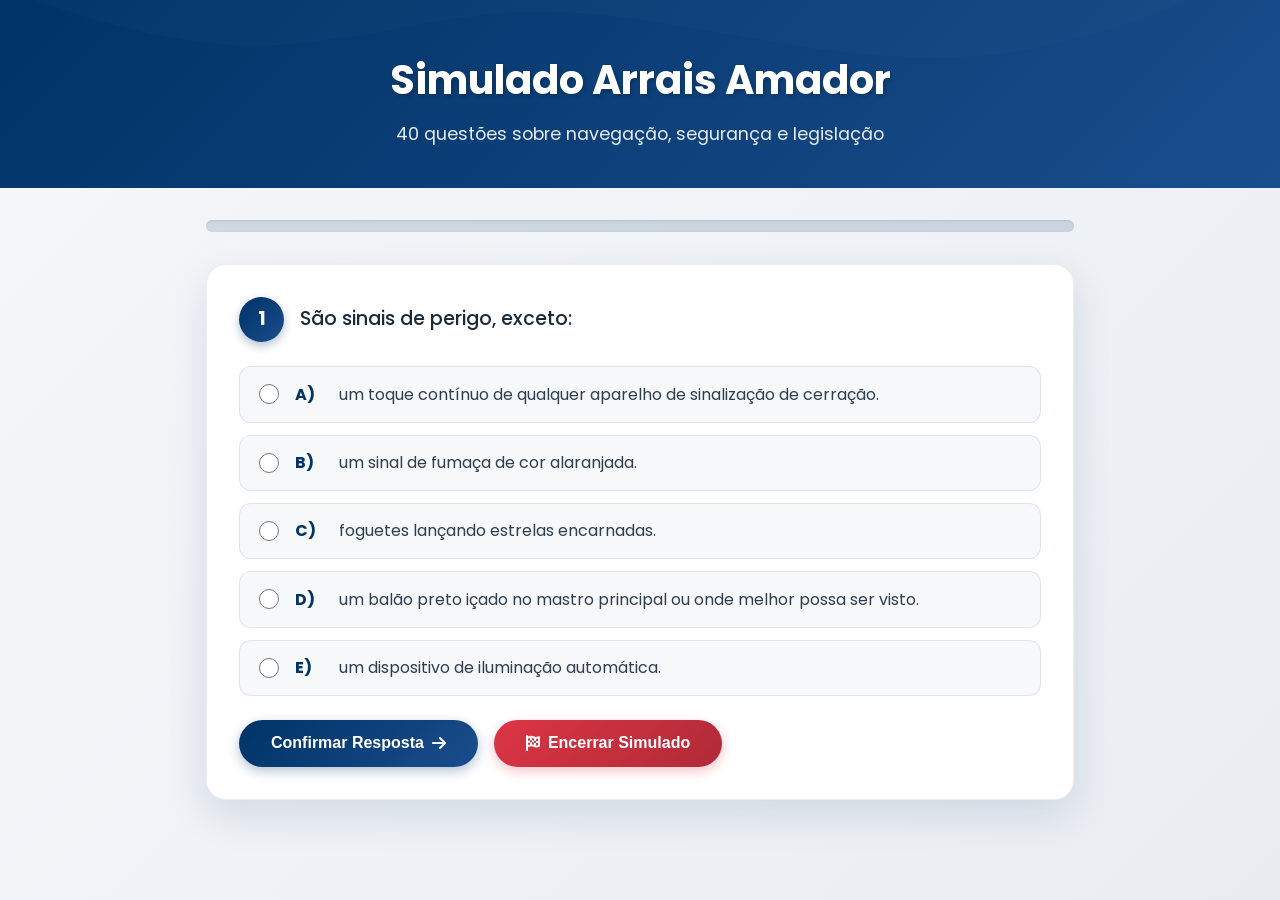
<file: simulado.html>
<!DOCTYPE html>
<html lang="pt-BR">

<head>
    <meta charset="UTF-8">
    <meta name="viewport" content="width=device-width, initial-scale=1.0">
    <title>Simulado Arrais Amador | 40 Questões - Navegação e Segurança</title>
    <link rel="stylesheet" href="https://cdnjs.cloudflare.com/ajax/libs/font-awesome/6.4.0/css/all.min.css">
    <link href="https://fonts.googleapis.com/css2?family=Poppins:wght@300;400;500;600;700&display=swap" rel="stylesheet">
    <style>
        * {
            margin: 0;
            padding: 0;
            box-sizing: border-box;
        }

        body {
            font-family: 'Poppins', sans-serif;
            background: linear-gradient(135deg, #f5f7fa 0%, #e9edf2 100%);
            color: #2c3e50;
            line-height: 1.6;
            min-height: 100vh;
        }

        .container {
            max-width: 1200px;
            margin: 0 auto;
            padding: 0 1.5rem;
        }

        /* Header */
        .hero {
            position: relative;
            background: linear-gradient(135deg, #003366, #1a4d8c);
            padding: 3rem 0 2.5rem;
            overflow: hidden;
        }

        .hero-overlay {
            position: absolute;
            top: 0;
            left: 0;
            right: 0;
            bottom: 0;
            background: url('data:image/svg+xml,<svg xmlns="http://www.w3.org/2000/svg" viewBox="0 0 1440 320"><path fill="rgba(255,255,255,0.05)" d="M0,96L48,112C96,128,192,160,288,160C384,160,480,128,576,122.7C672,117,768,139,864,154.7C960,171,1056,181,1152,165.3C1248,149,1344,107,1392,85.3L1440,64L1440,0L1392,0C1344,0,1248,0,1152,0C1056,0,960,0,864,0C768,0,672,0,576,0C480,0,384,0,288,0C192,0,96,0,48,0L0,0Z"></path></svg>') no-repeat bottom;
            background-size: cover;
            opacity: 0.3;
        }

        .hero-content {
            position: relative;
            z-index: 2;
            text-align: center;
            color: white;
        }

        .hero h1 {
            font-size: 2.5rem;
            font-weight: 700;
            margin-bottom: 0.5rem;
            text-shadow: 2px 2px 4px rgba(0,0,0,0.2);
        }

        .hero-subtitle {
            font-size: 1.1rem;
            opacity: 0.9;
        }

        /* Simulado Container */
        .simulado-container {
            max-width: 900px;
            margin: 2rem auto;
            padding: 0 1rem;
        }

        .progress-container {
            background: rgba(0, 51, 102, 0.15);
            border-radius: 50px;
            height: 12px;
            margin-bottom: 2rem;
            overflow: hidden;
            box-shadow: inset 0 1px 3px rgba(0,0,0,0.1);
        }

        .progress-bar {
            height: 100%;
            background: linear-gradient(90deg, #003366, #ffcc00);
            width: 0%;
            transition: width 0.4s ease;
            border-radius: 50px;
        }

        .question-card {
            background: white;
            border-radius: 20px;
            padding: 2rem;
            margin-bottom: 1.5rem;
            box-shadow: 0 15px 40px rgba(0, 51, 102, 0.12);
            border: 1px solid rgba(0, 51, 102, 0.08);
            transition: transform 0.3s ease, box-shadow 0.3s ease;
        }

        .question-card:hover {
            transform: translateY(-3px);
            box-shadow: 0 20px 45px rgba(0, 51, 102, 0.15);
        }

        .question-header {
            display: flex;
            align-items: center;
            gap: 1rem;
            margin-bottom: 1.5rem;
            flex-wrap: wrap;
        }

        .question-number {
            background: linear-gradient(135deg, #003366, #1a4d8c);
            color: white;
            width: 45px;
            height: 45px;
            border-radius: 50%;
            display: flex;
            align-items: center;
            justify-content: center;
            font-weight: 700;
            font-size: 1.2rem;
            flex-shrink: 0;
            box-shadow: 0 4px 10px rgba(0,51,102,0.3);
        }

        .question-text {
            font-size: 1.2rem;
            font-weight: 500;
            color: #1a2a3a;
            line-height: 1.4;
            flex: 1;
        }

        .options-list {
            list-style: none;
            margin: 1.5rem 0;
        }

        .option-item {
            margin-bottom: 0.75rem;
        }

        .option-label {
            display: flex;
            align-items: center;
            padding: 0.9rem 1.2rem;
            background: rgba(0, 51, 102, 0.03);
            border: 1px solid rgba(0, 51, 102, 0.1);
            border-radius: 12px;
            cursor: pointer;
            transition: all 0.25s ease;
            gap: 1rem;
        }

        .option-label:hover {
            background: rgba(0, 51, 102, 0.08);
            border-color: #003366;
            transform: translateX(5px);
        }

        .option-input {
            width: 20px;
            height: 20px;
            cursor: pointer;
            accent-color: #003366;
            flex-shrink: 0;
        }

        .option-letter {
            font-weight: 700;
            color: #003366;
            min-width: 28px;
            font-size: 1rem;
        }

        .feedback {
            padding: 1.2rem 1.5rem;
            border-radius: 12px;
            margin-top: 1.5rem;
            display: none;
            animation: fadeIn 0.4s ease;
        }

        .correct {
            background: linear-gradient(135deg, rgba(40,167,69,0.1), rgba(40,167,69,0.05));
            border-left: 4px solid #28a745;
        }

        .incorrect {
            background: linear-gradient(135deg, rgba(220,53,69,0.1), rgba(220,53,69,0.05));
            border-left: 4px solid #dc3545;
        }

        .feedback-title {
            font-weight: 700;
            margin-bottom: 0.5rem;
            display: flex;
            align-items: center;
            gap: 0.5rem;
        }

        .feedback-text {
            line-height: 1.5;
            color: #2c3e50;
        }

        .button-container {
            display: flex;
            gap: 1rem;
            margin-top: 1.5rem;
            flex-wrap: wrap;
        }

        .next-btn, .end-btn {
            padding: 0.9rem 2rem;
            border-radius: 50px;
            font-weight: 600;
            cursor: pointer;
            transition: all 0.3s ease;
            font-size: 1rem;
            display: inline-flex;
            align-items: center;
            gap: 0.5rem;
            border: none;
        }

        .next-btn {
            background: linear-gradient(135deg, #003366, #1a4d8c);
            color: white;
            box-shadow: 0 4px 12px rgba(0,51,102,0.3);
        }

        .next-btn:hover {
            transform: translateY(-2px);
            box-shadow: 0 8px 20px rgba(0,51,102,0.4);
        }

        .end-btn {
            background: linear-gradient(135deg, #dc3545, #b02a37);
            color: white;
            box-shadow: 0 4px 12px rgba(220,53,69,0.3);
        }

        .end-btn:hover {
            transform: translateY(-2px);
            box-shadow: 0 8px 20px rgba(220,53,69,0.4);
        }

        .results-container {
            background: white;
            border-radius: 24px;
            padding: 3rem;
            text-align: center;
            box-shadow: 0 20px 45px rgba(0, 51, 102, 0.15);
            display: none;
            animation: fadeIn 0.5s ease;
        }

        .results-title {
            font-size: 2rem;
            color: #003366;
            margin-bottom: 1rem;
        }

        .score {
            font-size: 3.5rem;
            font-weight: 800;
            background: linear-gradient(135deg, #003366, #ffcc00);
            -webkit-background-clip: text;
            background-clip: text;
            color: transparent;
            margin: 1rem 0;
        }

        .result-message {
            font-size: 1.1rem;
            line-height: 1.6;
            max-width: 600px;
            margin: 0 auto 1.5rem;
            color: #2c3e50;
        }

        .restart-btn {
            background: linear-gradient(135deg, #ffcc00, #e6b800);
            color: #003366;
            border: none;
            padding: 1rem 2.5rem;
            border-radius: 50px;
            font-weight: 700;
            cursor: pointer;
            transition: all 0.3s ease;
            font-size: 1rem;
            display: inline-flex;
            align-items: center;
            gap: 0.5rem;
        }

        .restart-btn:hover {
            transform: translateY(-2px);
            box-shadow: 0 8px 20px rgba(255,204,0,0.4);
        }

        @keyframes fadeIn {
            from {
                opacity: 0;
                transform: translateY(15px);
            }
            to {
                opacity: 1;
                transform: translateY(0);
            }
        }

        @media (max-width: 768px) {
            .simulado-container {
                padding: 0 0.8rem;
            }
            .question-card {
                padding: 1.2rem;
            }
            .question-text {
                font-size: 1rem;
            }
            .next-btn, .end-btn {
                padding: 0.7rem 1.5rem;
                font-size: 0.9rem;
            }
            .hero h1 {
                font-size: 1.8rem;
            }
        }
    </style>
</head>

<body>
    <header class="hero">
        <div class="hero-overlay"></div>
        <div class="container">
            <div class="hero-content">
                <h1>Simulado Arrais Amador</h1>
                <p class="hero-subtitle">40 questões sobre navegação, segurança e legislação</p>
            </div>
        </div>
    </header>

    <main>
        <div class="simulado-container">
            <div class="progress-container">
                <div class="progress-bar" id="progressBar"></div>
            </div>

            <div id="questionsContainer"></div>

            <div id="resultsContainer" class="results-container">
                <div class="results-title"><i class="fas fa-anchor"></i> Resultado Final</div>
                <div class="score" id="finalScore">0/40</div>
                <div class="result-message" id="resultMessage"></div>
                <button class="restart-btn" id="restartBtn"><i class="fas fa-sync-alt"></i> Refazer Simulado</button>
            </div>
        </div>
    </main>

    <script>
        // Questões extraídas do PDF (40 questões)
        const questions = [
            {
                text: "São sinais de perigo, exceto:",
                options: [
                    "um toque contínuo de qualquer aparelho de sinalização de cerração.",
                    "um sinal de fumaça de cor alaranjada.",
                    "foguetes lançando estrelas encarnadas.",
                    "um balão preto içado no mastro principal ou onde melhor possa ser visto.",
                    "um dispositivo de iluminação automática."
                ],
                correct: "D"
            },
            {
                text: "Durante o dia, observou-se uma haste em forma de pilar, com duas esferas pretas na sua parte de cima. Provavelmente estamos diante de:",
                options: [
                    "um balizamento cego.",
                    "uma bóia cônica.",
                    "uma baliza.",
                    "um balizamento de águas seguras.",
                    "um perigo isolado."
                ],
                correct: "E"
            },
            {
                text: "Se durante o dia eu avistar uma embarcação com um balão no mastro, ela deverá estar:",
                options: [
                    "engajada em pesca de arrasto.",
                    "sem governo.",
                    "parando máquinas.",
                    "com manobra restrita devida a seu calado.",
                    "fundeada."
                ],
                correct: "E"
            },
            {
                text: "É obrigatório sua apresentação, antes de sair para navegar:",
                options: [
                    "relatório de quantidade de combustível.",
                    "relação de passageiros.",
                    "plano de navegação.",
                    "cartão de Tripulação de Segurança.",
                    "relação de tripulantes e passageiros."
                ],
                correct: "C"
            },
            {
                text: "Área seletivas são áreas:",
                options: [
                    "de limites de navegação.",
                    "de tráfego proibido.",
                    "usadas para o planejamento de singraduras.",
                    "utilizadas para regatas à vela.",
                    "de tráfego intenso de embarcações."
                ],
                correct: "A"
            },
            {
                text: "Qual dos materiais abaixo, eu não utilizaria, para afastar a vítima do contato com a corrente elétrica?",
                options: [
                    "pedaço de madeira.",
                    "peça de metal.",
                    "pedaço de pneu.",
                    "peça de porcelana.",
                    "pedaço de borracha."
                ],
                correct: "B"
            },
            {
                text: "Para se pegar uma bóia de poita, para amarrarmos uma embarcação, devemos estar:",
                options: [
                    "aproados a ela, com pouco seguimento.",
                    "paralelos a ela, com muito seguimento.",
                    "dando atrás, ao passarmos pela bóia.",
                    "aproados a ela, com muito seguimento.",
                    "paralelos a ela, com pouco seguimento."
                ],
                correct: "A"
            },
            {
                text: "A qual órgão a autoridade marítima poderá delegar competência para fiscalização do tráfego de embarcações que ponham em risco a integridade física de qualquer pessoa nas áreas adjacentes às praias, quer sejam marítimas, fluviais ou lacustres?",
                options: [
                    "Polícia Federal",
                    "Polícia Militar",
                    "Capitania dos Portos",
                    "Guarda Costeira",
                    "Prefeitura Municipal"
                ],
                correct: "C"
            },
            {
                text: "Uma embarcação sem governo tem preferência em relação à:",
                options: [
                    "uma embarcação à vela.",
                    "uma embarcação com capacidade de manobra restrita.",
                    "uma embarcação a motor.",
                    "uma embarcação engajada na pesca.",
                    "todas as embarcações citadas."
                ],
                correct: "E"
            },
            {
                text: "No exercício de suas funções, o Comandante pode, a fim de manter a segurança da embarcação, das pessoas e da carga:",
                options: [
                    "abandonar a embarcação.",
                    "multar qualquer pessoa que esteja a bordo, seja tripulante ou passageiro.",
                    "encalhar a embarcação.",
                    "dispensar o prático.",
                    "ordenar o desembarque de qualquer pessoa."
                ],
                correct: "E"
            },
            {
                text: "Um Capitão Amador pode navegar:",
                options: [
                    "sem restrição alguma de percurso.",
                    "somente em águas interiores.",
                    "somente em águas interiores e na costa brasileira.",
                    "somente em alto-mar.",
                    "somente na costa brasileira."
                ],
                correct: "A"
            },
            {
                text: "Havendo corrente no local que vai atracar uma lancha, devemos aproveitar seu efeito e:",
                options: [
                    "atracar a favor da corrente, para aproveitar seu efeito de encostar a embarcação ao cais.",
                    "atracar com um cabo dizendo para vante e outro dizendo para ré.",
                    "atracar a favor da corrente, passando um cabo dizendo para vante e outro para ré.",
                    "atracar contra a corrente, passando um cabo dizendo para vante e outro para ré.",
                    "esperar a corrente cessar, para evitar seu efeito, que é prejudicial a manobra de atracação."
                ],
                correct: "D"
            },
            {
                text: "Dois apitos longos seguidos de dois apitos curtos significam:",
                options: [
                    "estou dando a ré.",
                    "tenciono ultrapassar por seu boreste.",
                    "tenciono ultrapassar por seu bombordo.",
                    "estou parando máquinas.",
                    "não entendi suas intenções de manobra."
                ],
                correct: "C"
            },
            {
                text: "Não se deve utilizar o colete salva-vidas, nas situações abaixo, exceto:",
                options: [
                    "como encosto.",
                    "para fazer demonstração.",
                    "como travesseiro.",
                    "como brinquedo.",
                    "como assento."
                ],
                correct: "B"
            },
            {
                text: "Qual é a espia que serve para amarrar a embarcação, não deixando que caia para vante?",
                options: [
                    "lançante de proa.",
                    "lançante de popa.",
                    "retinida.",
                    "esprinque de popa.",
                    "través."
                ],
                correct: "B"
            },
            {
                text: "Para atracar deve-se, em regra geral, manobrar da seguinte forma:",
                options: [
                    "aproximar do cais, num ângulo de 90º, de modo a passar um cabo de proa, logo que possa, colocando o leme para o bordo do cais, para deslocar a popa para este.",
                    "aproximar do cais, num angulo de 45º, de modo a passar um cabo de proa logo que possa, colocando o leme para o bordo oposto ao do cais, para deslocar a popa para este.",
                    "aproximar do cais, num ângulo de 90º, de modo a passar um cabo de proa logo que possa, colocando o leme para o bordo oposto ao do cais, para deslocar a popa para este.",
                    "aproximar do cais, em qualquer ângulo, desde que, sem seguimento, guinando-se a popa para o cais e passando o cabo de ré.",
                    "aproximar do cais, num ângulo de 45º, sem seguimento, com leme a meio e passando os cabos de proa e de ré."
                ],
                correct: "B"
            },
            {
                text: "É passível de ocorrer a apreensão da embarcação e suspensão da habilitação em até cento e vinte dias, quando:",
                options: [
                    "estiver trafegando em área de banhistas.",
                    "trafegar em áreas de segurança.",
                    "trafegar sem as luzes e marcas, previstas no RIPEAM.",
                    "trafegar em áreas seletivas.",
                    "utilizar a embarcação de esporte e recreio comercialmente."
                ],
                correct: "E"
            },
            {
                text: "Na respiração boca a boca, eu sempre devo:",
                options: [
                    "deixar a cabeça da vítima na posição lateral.",
                    "deixar a cabeça da vítima na posição normal.",
                    "deixar a cabeça da vítima voltada para trás.",
                    "deixar a cabeça da vítima voltada para frente.",
                    "deixar a cabeça da vítima voltada para baixo."
                ],
                correct: "C"
            },
            {
                text: "Higrômetro é um instrumento utilizado para medir:",
                options: [
                    "a pressão atmosférica.",
                    "a temperatura da água.",
                    "a umidade do ar.",
                    "a velocidade do vento.",
                    "a profundidade."
                ],
                correct: "C"
            },
            {
                text: "Quando alguém da sua embarcação cair ao mar, você deve:",
                options: [
                    "telefonar para os bombeiros.",
                    "pular na água para tentar salvá-lo.",
                    "dar 3 apitos curtos.",
                    "içar a bandeira Alfa.",
                    "jogar uma bóia salva-vidas, mantendo a pessoa no visual e avisar quem está na manobra."
                ],
                correct: "E"
            },
            {
                text: "Extintores de incêndios das Classes 'B' e 'D' são identificados por:",
                options: [
                    "círculo azul e triângulo verde.",
                    "estrela amarela e círculo azul.",
                    "triângulo verde e quadrado vermelho.",
                    "quadrado vermelho e estrela amarela.",
                    "quadrado vermelho e círculo azul."
                ],
                correct: "D"
            },
            {
                text: "As embarcações brasileiras, de esporte e recreio, de mais de 5 AB, usarão obrigatoriamente a Bandeira Nacional:",
                options: [
                    "no porto, atracadas, das 8 horas ao pôr do sol.",
                    "na entrada e saída dos portos.",
                    "com qualquer estado de conservação.",
                    "juntamente com o embandeiramento de grande gala, nos dias previstos no R-LESTA.",
                    "para cumprimentar outras embarcações em alto-mar."
                ],
                correct: "B"
            },
            {
                text: "Conduzir embarcação em estado de embriaguez alcoólica ou após uso de substância entorpecente ou tóxica, quando não constituir crime previsto em lei, acarreta a suspensão do certificado de habilitação:",
                options: [
                    "em até noventa dias.",
                    "em até trinta dias.",
                    "em até cento e vinte dias.",
                    "em até sessenta dias.",
                    "em até quinze dias."
                ],
                correct: "C"
            },
            {
                text: "Qual equipamento adequado para a medição da pressão atmosférica?",
                options: [
                    "Barômetro",
                    "Higrômetro",
                    "Termômetro",
                    "Anemômetro",
                    "Sextante"
                ],
                correct: "A"
            },
            {
                text: "Qual o nome do dispositivo utilizado para imobilizar ossos quebrados?",
                options: [
                    "material isolante.",
                    "torniquete.",
                    "tampão.",
                    "padiola.",
                    "tala."
                ],
                correct: "E"
            },
            {
                text: "Segundo o R-LESTA, a navegação realizada entre portos ou pontos do território brasileiro utilizando a via marítima ou esta e as vias navegáveis interiores é a de:",
                options: [
                    "cabotagem.",
                    "longo curso.",
                    "ortodrômica.",
                    "loxôdromica.",
                    "interior."
                ],
                correct: "A"
            },
            {
                text: "Para se fundear com corrente e vento, deve-se:",
                options: [
                    "sempre aproar ao que estiver mais forte.",
                    "aproar à corrente, independente do vento.",
                    "sempre aproar ao vento, independente da corrente.",
                    "aproar ao vento, caso a embarcação tenha uma estrutura alta no convés.",
                    "fundear, independente do efeito do vento ou da corrente."
                ],
                correct: "D"
            },
            {
                text: "Qual o procedimento correto para tratar de uma vítima de insolação?",
                options: [
                    "retirar do local e dar estimulantes como chá ou café.",
                    "aquecer o corpo utilizando cobertores.",
                    "refrescar o corpo com banho ou compressas frias.",
                    "Aplicar a respiração artificial e massagem cardíaca.",
                    "Colocar a vítima sentada."
                ],
                correct: "C"
            },
            {
                text: "Na situação de rumos cruzados, quem tem preferência de passagem?",
                options: [
                    "nenhumas delas, as duas guinam para os bordos opostos.",
                    "a que está com maior velocidade.",
                    "a que avistar a outra pelo seu bombordo, isto é, a que vê a luz verde.",
                    "a que tem maior tonelagem, ou seja, maior porte (tamanho).",
                    "a que avistar a outra pelo seu bombordo, isto é, a que vê a luz encarnada."
                ],
                correct: "C"
            },
            {
                text: "Num pilar de ponte que atravessava o rio, observou-se um triângulo vermelho, isto significa que o:",
                options: [
                    "tráfego está proibido.",
                    "tráfego é permitido com sentido único.",
                    "tráfego é permitido nos dois sentidos.",
                    "tráfego está a esquerda de quem desce ou sobe o rio.",
                    "tráfego está à direita de quem desce ou sobe o rio."
                ],
                correct: "E"
            },
            {
                text: "Como o navegante deve fazer para saber a quantidade correta de coletes a bordo?",
                options: [
                    "consultar o Agente da Autoridade Marítima.",
                    "consultar a DPC.",
                    "consultar a NF emitida pelo construtor.",
                    "consultar o Título de Inscrição da Embarcação (TIE) e ver a lotação.",
                    "contar o número de assentos da embarcação."
                ],
                correct: "D"
            },
            {
                text: "Sobre a âncora Danforth, pode-se afirmar que tem grande poder de unhar, em função de:",
                options: [
                    "apresentar menor custo de mercado.",
                    "ser feita de aço galvanizado.",
                    "ser importada de outro país.",
                    "ser ideal para embarcação a vela.",
                    "possuir os braços móveis e peso reduzido."
                ],
                correct: "E"
            },
            {
                text: "Qual é o tipo de embarcação em que é facultativo pintar o nome no seu costado?",
                options: [
                    "médio porte.",
                    "grande porte.",
                    "pequeno porte.",
                    "todas as embarcações.",
                    "embarcações de esporte e recreio."
                ],
                correct: "C"
            },
            {
                text: "Quando uma embarcação classificada como MAR ABERTO, estiver navegando em águas interiores, qual a sua dotação mínima exigida, quanto a salvatagem e equipagem de navegação?",
                options: [
                    "a da navegação de interior de porto.",
                    "a da navegação de alto-mar.",
                    "a da navegação costeira.",
                    "dependerá do comprimento da embarcação.",
                    "a da navegação de longo curso."
                ],
                correct: "A"
            },
            {
                text: "É correto afirmar, sobre a salvaguarda da vida humana, de acordo com o R-LESTA:",
                options: [
                    "toda embarcação nacional deverá possuir os recursos necessários para salvamento e salvatagem a bordo, os quais são definidos e homologados pela DHN.",
                    "alguns recursos relativos a salvaguarda da vida humana no mar podem ser dispensados, a critério do Comando da Marinha, desde que previstos na Convenção Internacional para Salvaguarda da Vida Humana no Mar.",
                    "todo material e equipamento destinado a segurança da embarcação, tripulante, passageiro e profissional não tripulante, tem de ser previamente aprovado pela DPC.",
                    "a Salvaguarda da Vida Humana no Mar é legislada por uma convenção internacional, na qual, se baseia a legislação da DHN, para aplicar as multas e sanções aos contraventores.",
                    "a autoridade marítima não poderá aplicar as medidas administrativas liminarmente."
                ],
                correct: "C"
            },
            {
                text: "A identificação dos sinais de balizamento durante o dia é feita por:",
                options: [
                    "somente forma e cor.",
                    "marca de tope, cor e tamanho.",
                    "marca de tope, forma e cor.",
                    "somente marca de tope e cor.",
                    "marca de tope, cor e tamanho."
                ],
                correct: "C"
            },
            {
                text: "Caso o afogado não esteja respirando, qual o procedimento correto?",
                options: [
                    "deitá-lo de lado, limpar sua boca de objetos que obstruam sua respiração e realizar a respiração boca a boca.",
                    "deitá-lo de barriga para baixo e fazer massagem nas costas.",
                    "deitá-lo de lado e iniciar a massagem cardíaca externa.",
                    "deitá-lo de frente e iniciar a massagem cardíaca externa.",
                    "deitá-lo de barriga para baixo e fazer respiração artificial."
                ],
                correct: "A"
            },
            {
                text: "O comburente é um elemento da natureza que reage com as substâncias para gerar a combustão e pode ser:",
                options: [
                    "sólido.",
                    "um líquido na atmosfera.",
                    "o oxigênio.",
                    "um agente extintor.",
                    "o nitrogênio."
                ],
                correct: "C"
            },
            {
                text: "Qual é a constelação utilizada para se navegar no hemisfério sul?",
                options: [
                    "Orion.",
                    "Ursa Maior.",
                    "Cruzeiro do Sul.",
                    "Sagitário.",
                    "Capricórnio."
                ],
                correct: "C"
            },
            {
                text: "Quando houver risco do mau tempo ou o fundeio for muito demorado, qual a regra para se largar a amarra, com segurança da embarcação não sair da posição?",
                options: [
                    "8 vezes a profundidade local.",
                    "5 vezes a profundidade local.",
                    "6 vezes a profundidade local.",
                    "no mínimo 8 vezes a profundidade local.",
                    "3 vezes a profundidade local."
                ],
                correct: "B"
            }
        ];

        const totalQuestions = questions.length;
        let currentQuestion = 1;
        let score = 0;
        let questionsAnswered = 0;
        let userAnswers = {};
        let userCorrect = {};

        // Renderiza todas as questões dinamicamente
        function renderQuestions() {
            const container = document.getElementById('questionsContainer');
            container.innerHTML = '';
            
            questions.forEach((q, idx) => {
                const questionNumber = idx + 1;
                const optionsLetters = ['A', 'B', 'C', 'D', 'E'];
                
                const card = document.createElement('div');
                card.className = 'question-card';
                card.id = `question${questionNumber}`;
                if (questionNumber !== 1) card.style.display = 'none';
                
                card.innerHTML = `
                    <div class="question-header">
                        <div class="question-number">${questionNumber}</div>
                        <div class="question-text">${q.text}</div>
                    </div>
                    <ul class="options-list">
                        ${q.options.map((opt, optIdx) => `
                            <li class="option-item">
                                <label class="option-label">
                                    <input type="radio" name="q${questionNumber}" value="${optionsLetters[optIdx]}" class="option-input">
                                    <span class="option-letter">${optionsLetters[optIdx]})</span>
                                    <span>${opt}</span>
                                </label>
                            </li>
                        `).join('')}
                    </ul>
                    <div class="feedback" id="feedback${questionNumber}">
                        <div class="feedback-title"><i class="fas fa-check-circle"></i> <span>Resposta</span></div>
                        <div class="feedback-text"></div>
                    </div>
                    <div class="button-container">
                        <button class="next-btn" data-q="${questionNumber}">Confirmar Resposta <i class="fas fa-arrow-right"></i></button>
                        <button class="end-btn" data-q="${questionNumber}"><i class="fas fa-flag-checkered"></i> Encerrar Simulado</button>
                    </div>
                `;
                container.appendChild(card);
            });
            
            attachEvents();
        }

        // Anexa eventos aos botões
        function attachEvents() {
            document.querySelectorAll('.next-btn').forEach(btn => {
                btn.removeEventListener('click', handleNextClick);
                btn.addEventListener('click', handleNextClick);
            });
            
            document.querySelectorAll('.end-btn').forEach(btn => {
                btn.removeEventListener('click', handleEndClick);
                btn.addEventListener('click', handleEndClick);
            });
        }

        function handleNextClick(e) {
            const btn = e.currentTarget;
            const qNum = parseInt(btn.getAttribute('data-q'));
            checkAnswer(qNum);
        }

        function handleEndClick() {
            forceShowResults();
        }

        function checkAnswer(questionNumber) {
            const selectedRadio = document.querySelector(`input[name="q${questionNumber}"]:checked`);
            const feedback = document.getElementById(`feedback${questionNumber}`);
            const correctLetter = questions[questionNumber - 1].correct;
            
            if (!selectedRadio) {
                alert("Por favor, selecione uma resposta antes de continuar.");
                return;
            }
            
            const selectedLetter = selectedRadio.value;
            const isCorrect = (selectedLetter === correctLetter);
            
            if (!userAnswers[questionNumber]) {
                userAnswers[questionNumber] = selectedLetter;
                questionsAnswered++;
                if (isCorrect) {
                    score++;
                    userCorrect[questionNumber] = true;
                } else {
                    userCorrect[questionNumber] = false;
                }
                updateProgress();
            }
            
            if (isCorrect) {
                feedback.className = "feedback correct";
                feedback.querySelector('.feedback-title').innerHTML = '<i class="fas fa-check-circle"></i> <span>Resposta Correta</span>';
                feedback.querySelector('.feedback-text').innerHTML = `Alternativa <strong>${selectedLetter}</strong> está correta!`;
            } else {
                feedback.className = "feedback incorrect";
                feedback.querySelector('.feedback-title').innerHTML = '<i class="fas fa-times-circle"></i> <span>Resposta Incorreta</span>';
                feedback.querySelector('.feedback-text').innerHTML = `Alternativa correta: <strong>${correctLetter}</strong>.`;
            }
            feedback.style.display = "block";
            
            const nextBtn = document.querySelector(`#question${questionNumber} .next-btn`);
            if (questionNumber === totalQuestions) {
                nextBtn.innerHTML = 'Ver Resultados <i class="fas fa-chart-line"></i>';
                const newNextBtn = nextBtn.cloneNode(true);
                nextBtn.parentNode.replaceChild(newNextBtn, nextBtn);
                newNextBtn.addEventListener('click', function() {
                    showResults();
                });
            } else {
                nextBtn.innerHTML = 'Próxima Questão <i class="fas fa-arrow-right"></i>';
                const newNextBtn = nextBtn.cloneNode(true);
                nextBtn.parentNode.replaceChild(newNextBtn, nextBtn);
                newNextBtn.addEventListener('click', function() {
                    goToNextQuestion(questionNumber);
                });
            }
        }
        
        function goToNextQuestion(currentNum) {
            document.getElementById(`question${currentNum}`).style.display = 'none';
            const nextNum = currentNum + 1;
            if (nextNum <= totalQuestions) {
                document.getElementById(`question${nextNum}`).style.display = 'block';
                const nextBtn = document.querySelector(`#question${nextNum} .next-btn`);
                if (nextBtn && !userAnswers[nextNum]) {
                    const newNextBtn = nextBtn.cloneNode(true);
                    nextBtn.parentNode.replaceChild(newNextBtn, nextBtn);
                    newNextBtn.addEventListener('click', function() {
                        checkAnswer(nextNum);
                    });
                }
            }
        }
        
        function updateProgress() {
            const percent = (questionsAnswered / totalQuestions) * 100;
            document.getElementById('progressBar').style.width = `${percent}%`;
        }
        
        function showResults() {
            for (let i = 1; i <= totalQuestions; i++) {
                const card = document.getElementById(`question${i}`);
                if (card) card.style.display = 'none';
            }
            
            const resultsContainer = document.getElementById('resultsContainer');
            const questionsContainer = document.getElementById('questionsContainer');
            questionsContainer.style.display = 'none';
            resultsContainer.style.display = 'block';
            
            const percent = Math.round((score / totalQuestions) * 100);
            document.getElementById('finalScore').innerHTML = `${score}/${totalQuestions}`;
            
            let message = `Você respondeu ${questionsAnswered} de ${totalQuestions} questões e acertou ${score}.<br>`;
            message += `Pontuação: ${score}/${totalQuestions} (${percent}%)<br><br>`;
            
            if (percent >= 80) {
                message += "🏆 Excelente! Você está muito bem preparado para o exame de Arrais Amador.";
            } else if (percent >= 70) {
                message += "👍 Bom desempenho! Revise alguns tópicos e estará pronto.";
            } else if (percent >= 50) {
                message += "📚 Desempenho regular. Recomendamos estudar mais antes do exame oficial.";
            } else {
                message += "⚠️ Você precisa estudar mais. Revise as regras de navegação e segurança.";
            }
            
            document.getElementById('resultMessage').innerHTML = message;
        }
        
        function forceShowResults() {
            for (let i = 1; i <= totalQuestions; i++) {
                const selected = document.querySelector(`input[name="q${i}"]:checked`);
                if (selected && !userAnswers[i]) {
                    userAnswers[i] = selected.value;
                    questionsAnswered++;
                    const isCorrect = (selected.value === questions[i-1].correct);
                    userCorrect[i] = isCorrect;
                    if (isCorrect) score++;
                    
                    const feedback = document.getElementById(`feedback${i}`);
                    if (feedback && feedback.style.display !== 'block') {
                        if (isCorrect) {
                            feedback.className = "feedback correct";
                            feedback.querySelector('.feedback-title').innerHTML = '<i class="fas fa-check-circle"></i> <span>Resposta Correta</span>';
                            feedback.querySelector('.feedback-text').innerHTML = `Alternativa <strong>${selected.value}</strong> está correta!`;
                        } else {
                            feedback.className = "feedback incorrect";
                            feedback.querySelector('.feedback-title').innerHTML = '<i class="fas fa-times-circle"></i> <span>Resposta Incorreta</span>';
                            feedback.querySelector('.feedback-text').innerHTML = `Alternativa correta: <strong>${questions[i-1].correct}</strong>.`;
                        }
                        feedback.style.display = "block";
                    }
                }
            }
            updateProgress();
            showResults();
        }
        
        function restartSimulado() {
            currentQuestion = 1;
            score = 0;
            questionsAnswered = 0;
            userAnswers = {};
            userCorrect = {};
            
            const questionsContainer = document.getElementById('questionsContainer');
            const resultsContainer = document.getElementById('resultsContainer');
            
            questionsContainer.style.display = 'block';
            resultsContainer.style.display = 'none';
            
            renderQuestions();
            document.getElementById('progressBar').style.width = '0%';
        }
        
        document.addEventListener('click', function(e) {
            if (e.target.id === 'restartBtn' || e.target.parentElement?.id === 'restartBtn') {
                restartSimulado();
            }
        });
        
        document.addEventListener('DOMContentLoaded', function() {
            renderQuestions();
        });
    </script>
</body>

</html>
</file>
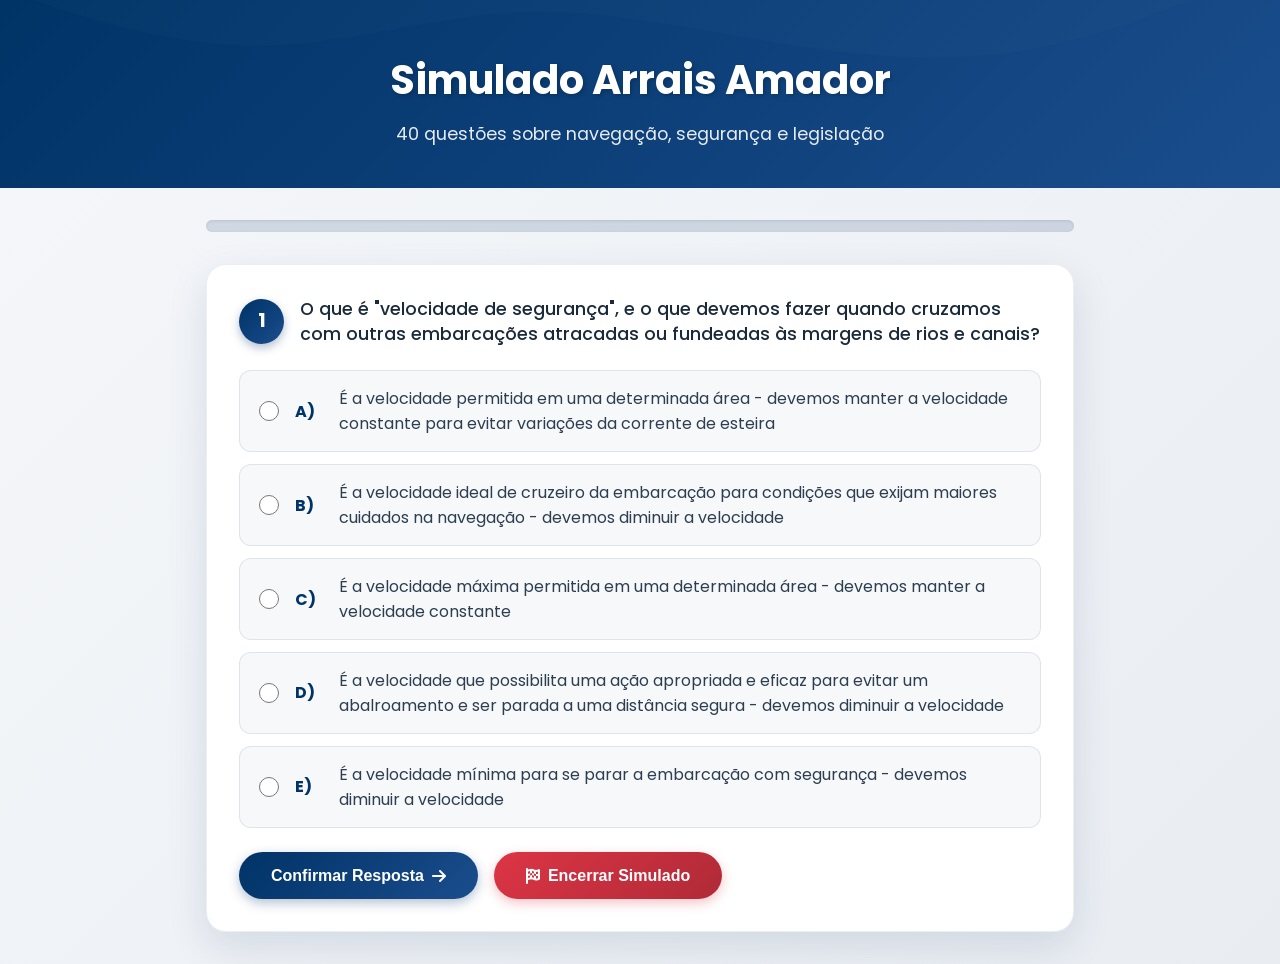
<file: simulado10.html>
<!DOCTYPE html>
<html lang="pt-BR">

<head>
    <meta charset="UTF-8">
    <meta name="viewport" content="width=device-width, initial-scale=1.0">
    <title>Simulado Arrais Amador | 40 Questões - Navegação e Segurança</title>
    <link rel="stylesheet" href="https://cdnjs.cloudflare.com/ajax/libs/font-awesome/6.4.0/css/all.min.css">
    <link href="https://fonts.googleapis.com/css2?family=Poppins:wght@300;400;500;600;700&display=swap" rel="stylesheet">
    <style>
        * {
            margin: 0;
            padding: 0;
            box-sizing: border-box;
        }

        body {
            font-family: 'Poppins', sans-serif;
            background: linear-gradient(135deg, #f5f7fa 0%, #e9edf2 100%);
            color: #2c3e50;
            line-height: 1.6;
            min-height: 100vh;
        }

        .container {
            max-width: 1200px;
            margin: 0 auto;
            padding: 0 1.5rem;
        }

        .hero {
            position: relative;
            background: linear-gradient(135deg, #003366, #1a4d8c);
            padding: 3rem 0 2.5rem;
            overflow: hidden;
        }

        .hero-overlay {
            position: absolute;
            top: 0;
            left: 0;
            right: 0;
            bottom: 0;
            background: url('data:image/svg+xml,<svg xmlns="http://www.w3.org/2000/svg" viewBox="0 0 1440 320"><path fill="rgba(255,255,255,0.05)" d="M0,96L48,112C96,128,192,160,288,160C384,160,480,128,576,122.7C672,117,768,139,864,154.7C960,171,1056,181,1152,165.3C1248,149,1344,107,1392,85.3L1440,64L1440,0L1392,0C1344,0,1248,0,1152,0C1056,0,960,0,864,0C768,0,672,0,576,0C480,0,384,0,288,0C192,0,96,0,48,0L0,0Z"></path></svg>') no-repeat bottom;
            background-size: cover;
            opacity: 0.3;
        }

        .hero-content {
            position: relative;
            z-index: 2;
            text-align: center;
            color: white;
        }

        .hero h1 {
            font-size: 2.5rem;
            font-weight: 700;
            margin-bottom: 0.5rem;
            text-shadow: 2px 2px 4px rgba(0,0,0,0.2);
        }

        .hero-subtitle {
            font-size: 1.1rem;
            opacity: 0.9;
        }

        .simulado-container {
            max-width: 900px;
            margin: 2rem auto;
            padding: 0 1rem;
        }

        .progress-container {
            background: rgba(0, 51, 102, 0.15);
            border-radius: 50px;
            height: 12px;
            margin-bottom: 2rem;
            overflow: hidden;
            box-shadow: inset 0 1px 3px rgba(0,0,0,0.1);
        }

        .progress-bar {
            height: 100%;
            background: linear-gradient(90deg, #003366, #ffcc00);
            width: 0%;
            transition: width 0.4s ease;
            border-radius: 50px;
        }

        .question-card {
            background: white;
            border-radius: 20px;
            padding: 2rem;
            margin-bottom: 1.5rem;
            box-shadow: 0 15px 40px rgba(0, 51, 102, 0.12);
            border: 1px solid rgba(0, 51, 102, 0.08);
            transition: transform 0.3s ease, box-shadow 0.3s ease;
        }

        .question-card:hover {
            transform: translateY(-3px);
            box-shadow: 0 20px 45px rgba(0, 51, 102, 0.15);
        }

        .question-header {
            display: flex;
            align-items: center;
            gap: 1rem;
            margin-bottom: 1.5rem;
            flex-wrap: wrap;
        }

        .question-number {
            background: linear-gradient(135deg, #003366, #1a4d8c);
            color: white;
            width: 45px;
            height: 45px;
            border-radius: 50%;
            display: flex;
            align-items: center;
            justify-content: center;
            font-weight: 700;
            font-size: 1.2rem;
            flex-shrink: 0;
            box-shadow: 0 4px 10px rgba(0,51,102,0.3);
        }

        .question-text {
            font-size: 1.1rem;
            font-weight: 500;
            color: #1a2a3a;
            line-height: 1.4;
            flex: 1;
        }

        .options-list {
            list-style: none;
            margin: 1.5rem 0;
        }

        .option-item {
            margin-bottom: 0.75rem;
        }

        .option-label {
            display: flex;
            align-items: center;
            padding: 0.9rem 1.2rem;
            background: rgba(0, 51, 102, 0.03);
            border: 1px solid rgba(0, 51, 102, 0.1);
            border-radius: 12px;
            cursor: pointer;
            transition: all 0.25s ease;
            gap: 1rem;
        }

        .option-label:hover {
            background: rgba(0, 51, 102, 0.08);
            border-color: #003366;
            transform: translateX(5px);
        }

        .option-input {
            width: 20px;
            height: 20px;
            cursor: pointer;
            accent-color: #003366;
            flex-shrink: 0;
        }

        .option-letter {
            font-weight: 700;
            color: #003366;
            min-width: 28px;
            font-size: 1rem;
        }

        .feedback {
            padding: 1.2rem 1.5rem;
            border-radius: 12px;
            margin-top: 1.5rem;
            display: none;
            animation: fadeIn 0.4s ease;
        }

        .correct {
            background: linear-gradient(135deg, rgba(40,167,69,0.1), rgba(40,167,69,0.05));
            border-left: 4px solid #28a745;
        }

        .incorrect {
            background: linear-gradient(135deg, rgba(220,53,69,0.1), rgba(220,53,69,0.05));
            border-left: 4px solid #dc3545;
        }

        .feedback-title {
            font-weight: 700;
            margin-bottom: 0.5rem;
            display: flex;
            align-items: center;
            gap: 0.5rem;
        }

        .feedback-text {
            line-height: 1.5;
            color: #2c3e50;
        }

        .button-container {
            display: flex;
            gap: 1rem;
            margin-top: 1.5rem;
            flex-wrap: wrap;
        }

        .next-btn, .end-btn {
            padding: 0.9rem 2rem;
            border-radius: 50px;
            font-weight: 600;
            cursor: pointer;
            transition: all 0.3s ease;
            font-size: 1rem;
            display: inline-flex;
            align-items: center;
            gap: 0.5rem;
            border: none;
        }

        .next-btn {
            background: linear-gradient(135deg, #003366, #1a4d8c);
            color: white;
            box-shadow: 0 4px 12px rgba(0,51,102,0.3);
        }

        .next-btn:hover {
            transform: translateY(-2px);
            box-shadow: 0 8px 20px rgba(0,51,102,0.4);
        }

        .end-btn {
            background: linear-gradient(135deg, #dc3545, #b02a37);
            color: white;
            box-shadow: 0 4px 12px rgba(220,53,69,0.3);
        }

        .end-btn:hover {
            transform: translateY(-2px);
            box-shadow: 0 8px 20px rgba(220,53,69,0.4);
        }

        .results-container {
            background: white;
            border-radius: 24px;
            padding: 3rem;
            text-align: center;
            box-shadow: 0 20px 45px rgba(0, 51, 102, 0.15);
            display: none;
            animation: fadeIn 0.5s ease;
        }

        .results-title {
            font-size: 2rem;
            color: #003366;
            margin-bottom: 1rem;
        }

        .score {
            font-size: 3.5rem;
            font-weight: 800;
            background: linear-gradient(135deg, #003366, #ffcc00);
            -webkit-background-clip: text;
            background-clip: text;
            color: transparent;
            margin: 1rem 0;
        }

        .result-message {
            font-size: 1.1rem;
            line-height: 1.6;
            max-width: 600px;
            margin: 0 auto 1.5rem;
            color: #2c3e50;
        }

        .restart-btn {
            background: linear-gradient(135deg, #ffcc00, #e6b800);
            color: #003366;
            border: none;
            padding: 1rem 2.5rem;
            border-radius: 50px;
            font-weight: 700;
            cursor: pointer;
            transition: all 0.3s ease;
            font-size: 1rem;
            display: inline-flex;
            align-items: center;
            gap: 0.5rem;
        }

        .restart-btn:hover {
            transform: translateY(-2px);
            box-shadow: 0 8px 20px rgba(255,204,0,0.4);
        }

        @keyframes fadeIn {
            from {
                opacity: 0;
                transform: translateY(15px);
            }
            to {
                opacity: 1;
                transform: translateY(0);
            }
        }

        @media (max-width: 768px) {
            .simulado-container {
                padding: 0 0.8rem;
            }
            .question-card {
                padding: 1.2rem;
            }
            .question-text {
                font-size: 1rem;
            }
            .next-btn, .end-btn {
                padding: 0.7rem 1.5rem;
                font-size: 0.9rem;
            }
            .hero h1 {
                font-size: 1.8rem;
            }
        }
    </style>
</head>

<body>
    <header class="hero">
        <div class="hero-overlay"></div>
        <div class="container">
            <div class="hero-content">
                <h1>Simulado Arrais Amador</h1>
                <p class="hero-subtitle">40 questões sobre navegação, segurança e legislação</p>
            </div>
        </div>
    </header>

    <main>
        <div class="simulado-container">
            <div class="progress-container">
                <div class="progress-bar" id="progressBar"></div>
            </div>

            <div id="questionsContainer"></div>

            <div id="resultsContainer" class="results-container">
                <div class="results-title"><i class="fas fa-anchor"></i> Resultado Final</div>
                <div class="score" id="finalScore">0/40</div>
                <div class="result-message" id="resultMessage"></div>
                <button class="restart-btn" id="restartBtn"><i class="fas fa-sync-alt"></i> Refazer Simulado</button>
            </div>
        </div>
    </main>

    <script>
        // 40 questões revisadas e alinhadas ao RIPEAM e NORMAM
        const questions = [
            {
                "text": "O que é \"velocidade de segurança\", e o que devemos fazer quando cruzamos com outras embarcações atracadas ou fundeadas às margens de rios e canais?",
                "options": [
                    "É a velocidade permitida em uma determinada área - devemos manter a velocidade constante para evitar variações da corrente de esteira",
                    "É a velocidade ideal de cruzeiro da embarcação para condições que exijam maiores cuidados na navegação - devemos diminuir a velocidade",
                    "É a velocidade máxima permitida em uma determinada área - devemos manter a velocidade constante",
                    "É a velocidade que possibilita uma ação apropriada e eficaz para evitar um abalroamento e ser parada a uma distância segura - devemos diminuir a velocidade",
                    "É a velocidade mínima para se parar a embarcação com segurança - devemos diminuir a velocidade"
                ],
                "correct": "D"
            },
            {
                "text": "Em um canal estreito, se uma embarcação que está me alcançando faz soar dois apitos longos e um curto. Caso eu concorde, a minha embarcação deverá:",
                "options": [
                    "Manter constantes o rumo e a velocidade, pois ela tem a intenção de me ultrapassar por boreste",
                    "Soar quatro apitos (longo, curto, longo, curto), autorizando a ultrapassagem por meu boreste",
                    "Soar quatro apitos longos e guinar para boreste",
                    "Manter constantes o rumo e a velocidade, pois ela tem a intenção de me ultrapassar por bombordo",
                    "Soar quatro apitos (longo, curto, longo, curto) e manobrar para bombordo"
                ],
                "correct": "B"
            },
            {
                "text": "De um modo geral, ao navegar em águas rasas, o efeito hidrodinâmico predominante é:",
                "options": [
                    "Diminuir a resistência à propulsão",
                    "Diminuir o calado da embarcação",
                    "Aumentar a resistência à propulsão e provocar assentamento do casco",
                    "Aumentar a pressão no hélice diminuindo a rotação",
                    "Aumentar instantaneamente o efeito de resposta do leme"
                ],
                "correct": "C"
            },
            {
                "text": "O balizamento cujos sinais indicam os lados de bombordo e boreste de uma rota a ser seguida, de acordo com a direção estipulada, chama-se:",
                "options": [
                    "Sinais cardinais",
                    "Sinais especiais",
                    "Sinais laterais",
                    "Sinais de perigo isolado",
                    "Sinais de águas seguras"
                ],
                "correct": "C"
            },
            {
                "text": "A balsa salva-vidas de abandono serve para ser utilizada:",
                "options": [
                    "Para apoio de pintura e manutenção do casco",
                    "Para abandonar a embarcação em caso de emergência que ponha em risco a integridade a bordo",
                    "Como ancoradouro temporário em águas abrigadas",
                    "Para lazer e mergulho amador próximo a praias",
                    "Como reservatório extra de combustível em viagens longas"
                ],
                "correct": "B"
            },
            {
                "text": "É o meio coletivo de abandono de embarcação em perigo, capaz de preservar a vida de pessoas durante certo período enquanto aguarda socorro:",
                "options": [
                    "Embarcação miúda sem propulsão",
                    "Boias circulares com retinida",
                    "Balsa salva-vidas",
                    "Prancha de resgate",
                    "Defensas de convés"
                ],
                "correct": "C"
            },
            {
                "text": "Embarcações de comprimento igual ou superior a 12 metros, porém inferior a 50 metros, deverão ter sua luz de mastro com alcance mínimo de:",
                "options": [
                    "4 milhas",
                    "1 milha",
                    "5 milhas",
                    "2 milhas",
                    "6 milhas"
                ],
                "correct": "C"
            },
            {
                "text": "Quando citamos a expressão náutica \"vento nordeste\", significa que o vento:",
                "options": [
                    "Sopra da direção norte em direção ao nordeste",
                    "Sopra da direção sul em direção ao norte",
                    "Vem da direção nordeste soprando para o quadrante sudoeste",
                    "Está saindo pela alheta de boreste em rumo nordeste",
                    "Indica calmaria com rajadas ocasionais para o norte"
                ],
                "correct": "C"
            },
            {
                "text": "Embarcações de comprimento inferior a 12 metros deverão ter suas luzes de bordos com alcance mínimo de:",
                "options": [
                    "3 milhas",
                    "2 milhas",
                    "4 milhas",
                    "5 milhas",
                    "1 milha"
                ],
                "correct": "E"
            },
            {
                "text": "De acordo com o RIPEAM, uma embarcação a vela que esteja utilizando também o seu motor de propulsão mecânica é considerada:",
                "options": [
                    "Embarcação a vela com preferência total",
                    "Embarcação sem governo temporária",
                    "Embarcação com capacidade de manobra restrita",
                    "Embarcação de propulsão mecânica, tendo os mesmos deveres e direitos de um barco a motor",
                    "Embarcação com preferência sobre lanchas rápidas"
                ],
                "correct": "D"
            },
            {
                "text": "Uma embarcação a vela em movimento à noite deve exibir:",
                "options": [
                    "Luzes de bordos e luz de alcançado (podendo exibir no tope duas luzes circulares verticais, encarnada sobre verde)",
                    "Apenas uma luz branca de alcançado a ré",
                    "Luzes de bordos e obrigatoriamente a luz de mastro branca avante",
                    "Apenas duas luzes encarnadas em linha vertical no mastro",
                    "Luzes de bordos combinadas e luz de reboque amarela"
                ],
                "correct": "A"
            },
            {
                "text": "De acordo com o RIPEAM (Regras 21 e 23), as luzes de navegação básicas exibidas à noite por uma embarcação a motor em movimento são:",
                "options": [
                    "Luz de mastro branca (visível a vante num arco de 225°), luz de alcançado branca a ré (135°) e luzes de bordos (verde a boreste e encarnada a bombordo)",
                    "Uma luz circular encarnada a vante e uma luz branca a ré",
                    "Apenas luzes de bordos verde e encarnada",
                    "Duas luzes brancas circulares e luz de alcançado amarela",
                    "Luz de mastro a ré e luz de alcançado verde a vante"
                ],
                "correct": "A"
            },
            {
                "text": "O termo \"embarcação a vela\" no RIPEAM designa:",
                "options": [
                    "Qualquer embarcação sob vela, mesmo que sua máquina propulsora esteja em funcionamento",
                    "Qualquer embarcação navegando sob velas, desde que sua máquina propulsora (se houver) não esteja em uso",
                    "Apenas embarcações sem motor auxiliar a bordo",
                    "Embarcações miúdas de competição a remo ou vela",
                    "Qualquer veleiro ancorado em área abrigada"
                ],
                "correct": "B"
            },
            {
                "text": "Em um procedimento de abandono de embarcação, o que NÃO se deve fazer?",
                "options": [
                    "Vestir agasalhos adequados antes de colocar o colete",
                    "Embarcar na balsa com coletes salva-vidas ajustados",
                    "Descer pela borda ou escadas de quebra-peito até a balsa",
                    "Permanecer próximo da balsa e do local do naufrágio",
                    "Saltar de grande altura diretamente em cima da cobertura da balsa salva-vidas"
                ],
                "correct": "E"
            },
            {
                "text": "Os extintores portáteis de dióxido de carbono (CO₂) são indicados preferencialmente para combater incêndios de:",
                "options": [
                    "Classe A (madeira, tecido e papel)",
                    "Classe C (equipamentos e redes elétricas energizadas)",
                    "Classe D (metais pirofóricos)",
                    "Classe K (óleos de fritura em cozinhas)",
                    "Materiais fibrosos em porões abertos"
                ],
                "correct": "B"
            },
            {
                "text": "Em um canal estreito ou rio navegável, a embarcação de grande porte restrita pelo seu calado em relação a uma embarcação miúda:",
                "options": [
                    "Deve manobrar e afastar-se da embarcação miúda",
                    "Deve parar máquinas e aguardar a miúda cruzar",
                    "Tem sua passagem livre prioritária, não devendo a embarcação miúda atrapalhar seu trânsito seguro",
                    "Deve guinar sempre para bombordo",
                    "Não tem qualquer prerrogativa de passagem sobre o tráfego amador"
                ],
                "correct": "C"
            },
            {
                "text": "De acordo com o RIPEAM, são consideradas embarcações com capacidade de manobra restrita, EXCETO:",
                "options": [
                    "Embarcação engajada em operações de dragagem ou levantamento hidrográfico",
                    "Embarcação sem governo (que por motivo excepcional não consegue manobrar como exigido)",
                    "Embarcação engajada em lançamento, reparo ou recolhimento de cabo ou tubo submarino",
                    "Embarcação engajada em operação de reboque que restrinja severamente sua capacidade de mudar de rumo",
                    "Embarcação engajada em operações de limpeza de minas"
                ],
                "correct": "B"
            },
            {
                "text": "Quanto à apresentação das luzes de navegação, as boias de balizamento podem ser classificadas como:",
                "options": [
                    "Cegas de tope",
                    "Estáticas ou oscilantes",
                    "Superficiais e submersas",
                    "Esféricas e cilíndricas",
                    "Cegas (sem luz) ou luminosas (com luz noturna)"
                ],
                "correct": "E"
            },
            {
                "text": "Os coletes salva-vidas de Classe V são aprovados pela Marinha do Brasil especificamente para uso em:",
                "options": [
                    "Embarcações oceânicas de passageiros",
                    "Navegação costeira desabrigada",
                    "Embarcações comerciais de carga geral",
                    "Pesca de alto-mar acima de 20 milhas",
                    "Atividades de esporte e recreio (como motos aquáticas e reboque de bóias/esqui)"
                ],
                "correct": "E"
            },
            {
                "text": "Uma embarcação exibindo durante o período noturno apenas uma luz branca circular onde melhor possa ser vista indica:",
                "options": [
                    "Embarcação sem governo navegando",
                    "Embarcação fundeada (comprimento inferior a 50 metros)",
                    "Embarcação transportando carga perigosa",
                    "Embarcação engajada em pesca de arrasto",
                    "Embarcação de prático em serviço de manobra"
                ],
                "correct": "B"
            },
            {
                "text": "Embarcações de esporte e recreio a motor de comprimento inferior a 12 metros podem exibir à noite:",
                "options": [
                    "Luzes de bordos (verde e encarnada) combinadas e uma luz circular branca 360°",
                    "Luzes de bordos e uma luz amarela intermitente na proa",
                    "Apenas uma luz de mastro branca avante",
                    "Luzes de bordos verdes em ambos os lados",
                    "Apenas duas luzes encarnadas na popa"
                ],
                "correct": "A"
            },
            {
                "text": "Ao cuidar de uma pessoa a bordo acometida por mal do mar (enjoo/cinetose), a conduta correta é:",
                "options": [
                    "Acomodá-la no convés ao ar livre, na sombra, orientando-a a olhar para a linha do horizonte",
                    "Dar refeições fartas e gordurosas para assentar o estômago",
                    "Conduzi-la imediatamente ao compartimento fechado de máquinas",
                    "Oferecer bebidas alcoólicas em pequenas doses",
                    "Mantê-la trancada no camarote proel sem ventilação"
                ],
                "correct": "A"
            },
            {
                "text": "De acordo com o RIPEAM, as marcas diurnas (balões/esferas, cones e cilindros) utilizadas pelas embarcações são na cor:",
                "options": [
                    "Branca e vermelha",
                    "Preta",
                    "Verde e encarnada",
                    "Azul marinho",
                    "Amarela brilhante"
                ],
                "correct": "B"
            },
            {
                "text": "Em caso de princípio de incêndio a bordo com o vento soprando pelo bordo de boreste, a posição correta para o combate às chamas é:",
                "options": [
                    "A boreste (a barlavento, de onde o vento vem), para que a fumaça e as chamas sejam sopradas para longe do combatente",
                    "A bombordo (a sotavento), ficando de frente para as chamas",
                    "No porão de carga fechado",
                    "Exatamente debaixo do foco do fogo",
                    "Sempre na popa, independentemente da direção do vento"
                ],
                "correct": "A"
            },
            {
                "text": "No triângulo do fogo, qual é a definição de combustível?",
                "options": [
                    "O elemento oxidante gasoso presente na atmosfera",
                    "A fonte inicial de ignição térmica",
                    "Toda substância (sólida, líquida ou gasosa) capaz de queimar e alimentar a combustão",
                    "O agente químico utilizado exclusivamente no extintor",
                    "O calor residual desprendido pelas chamas"
                ],
                "correct": "C"
            },
            {
                "text": "Uma embarcação de comprimento igual ou superior a 100 metros, fundeada sob nevoeiro ou visibilidade restrita, deve soar:",
                "options": [
                    "Um apito curto a cada trinta segundos",
                    "Três apitos longos consecutivos",
                    "Dois apitos curtos e uma buzina de ar",
                    "Apenas um apito longo na popa",
                    "O sino rapidamente a vante por cerca de 5 segundos, seguido do som do gongo a ré por 5 segundos"
                ],
                "correct": "E"
            },
            {
                "text": "No que tange à segurança da navegação e ao uso de coletes salva-vidas, o condutor deve, antes de desatracar:",
                "options": [
                    "Efetuar a pesagem individual dos tripulantes",
                    "Guardar todos os coletes trancados sob chave no paiol de popa",
                    "Demonstrar aos passageiros a localização e a correta colocação dos coletes salva-vidas",
                    "Substituir os coletes por almofadas decorativas de espuma",
                    "Improvisar flutuadores com defensas e amarras"
                ],
                "correct": "C"
            },
            {
                "text": "Em primeiros socorros a uma vítima presa à rede elétrica energizada a bordo, qual material NÃO deve ser utilizado para afastá-la?",
                "options": [
                    "Cabo seco de vassoura de madeira",
                    "Pedaço de borracha isolante",
                    "Vara plástica rígida",
                    "Barra metálica ou cano de ferro",
                    "Corda sintética limpa e completamente seca"
                ],
                "correct": "D"
            },
            {
                "text": "Na navegação interior em águas abrigadas, a dotação de facho manual de luz vermelha torna-se obrigatória para:",
                "options": [
                    "Motos aquáticas e caiaques",
                    "Embarcações miúdas em geral",
                    "Embarcações com comprimento inferior a 5 metros",
                    "Embarcações sem motor",
                    "Embarcações de grande porte (comprimento superior a 24 metros)"
                ],
                "correct": "E"
            },
            {
                "text": "De acordo com a LESTA e a NORMAM, é motivo para apreensão imediata da Carteira de Habilitação do Amador (CHA):",
                "options": [
                    "Transportar coletes salva-vidas além da lotação permitida",
                    "Permitir que um habilitado conduza a embarcação",
                    "Conduzir a embarcação em estado de embriaguez ou sob efeito de substâncias psicoativas",
                    "Fundejar com âncora do tipo Danforth em fundo de lama",
                    "Navegar em velocidade reduzida próximo a áreas portuárias"
                ],
                "correct": "C"
            },
            {
                "text": "Qual é o sinal clínico característico associado à parada cardiorrespiratória em uma vítima?",
                "options": [
                    "Ausência de pulso nas grandes artérias (carótida/femoral) e ausência de movimentos respiratórios",
                    "Rubor e vermelhidão facial",
                    "Sudorese intensa com pupilas contraídas",
                    "Respiração rápida com batimentos cardíacos acelerados",
                    "Aumento súbito da pressão arterial"
                ],
                "correct": "A"
            },
            {
                "text": "Ao preparar a faina de fundeio da embarcação, o navegante deve prioritariamente:",
                "options": [
                    "Largar o ferro a toda velocidade à vante",
                    "Fundear a favor do vento com propulsão acelerada",
                    "Lançar a amarra sem verificar a profundidade e a tença do fundo",
                    "Fundear sempre em canais estreitos de tráfego intenso",
                    "Aproar ao vento e à corrente predominantes, largando a âncora com a embarcação parada ou com ligeiro seguimento atrás"
                ],
                "correct": "E"
            },
            {
                "text": "De acordo com o RIPEAM (Regra 34), a emissão de cinco ou mais apitos curtos e rápidos significa:",
                "options": [
                    "Estou dando máquinas atrás",
                    "Estou guinando para boreste",
                    "Sinal de dúvida ou advertência: não compreendi suas intenções ou julgo insuficiente sua manobra para evitar a colisão",
                    "Estou fundeando em canal de acesso",
                    "Minha embarcação está sem propulsão"
                ],
                "correct": "C"
            },
            {
                "text": "As normas de tráfego e permanência em portos, costas e vias navegáveis sob jurisdição nacional aplicam-se a:",
                "options": [
                    "Toda e qualquer embarcação, nacional ou estrangeira, e seus respectivos tripulantes e amadores",
                    "Apenas navios de grande porte acima de 500 toneladas",
                    "Somente embarcações comerciais mercantes",
                    "Apenas navios militares em tempo de paz",
                    "Exclusivamente lanchas de pesca industrial"
                ],
                "correct": "A"
            },
            {
                "text": "Ao aproximar-se da linha base de praias e margens com banhistas para fundear ou atracar, a manobra deverá ser realizada:",
                "options": [
                    "Em alta velocidade para vencer as ondas da arrebentação",
                    "Perpendicularmente à costa e com velocidade de segurança não superior a 3 nós",
                    "Paralelamente à linha de arrebentação a 10 nós",
                    "Em velocidade livre desde que em linha reta",
                    "Fazendo ziguezagues entre os banhistas para alertá-los"
                ],
                "correct": "B"
            },
            {
                "text": "As luzes de navegação previstas pelo RIPEAM devem obrigatoriamente ser exibidas:",
                "options": [
                    "Apenas em caso de aproximação confirmada de outro navio",
                    "Somente quando a embarcação atingir velocidade máxima",
                    "Do pôr ao nascer do sol e em períodos de visibilidade restrita (nevoeiro, chuva forte)",
                    "Apenas dentro de portos e docas abrigadas",
                    "Exclusivamente aos finais de semana e feriados"
                ],
                "correct": "C"
            },
            {
                "text": "A navegação comercial realizada entre o Porto de Manaus e o Porto de Santos, utilizando trechos de rios e a costa marítima nacional, classifica-se como:",
                "options": [
                    "Navegação de longo curso",
                    "Navegação de cabotagem",
                    "Navegação interior exclusiva",
                    "Apoio portuário",
                    "Navegação transatlântica"
                ],
                "correct": "B"
            },
            {
                "text": "No atendimento de primeiros socorros para pequenas queimaduras térmicas de primeiro e segundo grau sem rompimento de pele:",
                "options": [
                    "Furar as bolhas e esfregar sal ou pó de café",
                    "Aplicar manteiga, pasta de dente ou óleos sobre a lesão",
                    "Resfriar o local com água corrente limpa em temperatura ambiente e nunca romper as bolhas",
                    "Enfaixar com algodão seco colado diretamente à queimadura",
                    "Expor ao sol para secar as secreções"
                ],
                "correct": "C"
            },
            {
                "text": "Qual das alternativas abaixo NÃO corresponde a um requisito de um bom fundeadouro?",
                "options": [
                    "Profundidade adequada considerando as variações de maré",
                    "Fundo com boa tença (areia ou lama consistente)",
                    "Abrigo seguro contra ventos, correntezas e vagas",
                    "Fundo com pedras soltas, declive acentuado e espaço restrito de giro",
                    "Área ampla que permita o raio de giro livre da amarra sem risco de colisão"
                ],
                "correct": "D"
            },
            {
                "text": "Na navegação fluvial (subindo o rio), ao avistar por boreste uma baliza exibindo uma marca de tope com triângulo encarnado, significa que:",
                "options": [
                    "A baliza delimita o lado de bombordo do canal",
                    "A embarcação está navegando em direção oposta à foz e deve deixar o sinal a seu boreste",
                    "O canal principal está totalmente obstruído",
                    "Trata-se de um sinal cardinal Sul",
                    "Deve-se reduzir para ré imediatamente"
                ],
                "correct": "B"
            }
        ];

        const totalQuestions = questions.length;
        let score = 0;
        let questionsAnswered = 0;
        let userAnswers = {};

        function renderQuestions() {
            const container = document.getElementById('questionsContainer');
            container.innerHTML = '';

            questions.forEach((q, idx) => {
                const questionNumber = idx + 1;
                const optionsLetters = ['A', 'B', 'C', 'D', 'E'];

                const card = document.createElement('div');
                card.className = 'question-card';
                card.id = `question${questionNumber}`;
                if (questionNumber !== 1) card.style.display = 'none';

                card.innerHTML = `
                    <div class="question-header">
                        <div class="question-number">${questionNumber}</div>
                        <div class="question-text">${q.text}</div>
                    </div>
                    <ul class="options-list">
                        ${q.options.map((opt, optIdx) => `
                            <li class="option-item">
                                <label class="option-label">
                                    <input type="radio" name="q${questionNumber}" value="${optionsLetters[optIdx]}" class="option-input">
                                    <span class="option-letter">${optionsLetters[optIdx]})</span>
                                    <span>${opt}</span>
                                </label>
                            </li>
                        `).join('')}
                    </ul>
                    <div class="feedback" id="feedback${questionNumber}">
                        <div class="feedback-title"><i class="fas fa-check-circle"></i> <span>Resposta</span></div>
                        <div class="feedback-text"></div>
                    </div>
                    <div class="button-container">
                        <button class="next-btn" onclick="checkAnswer(${questionNumber})">Confirmar Resposta <i class="fas fa-arrow-right"></i></button>
                        <button class="end-btn" onclick="forceShowResults()"><i class="fas fa-flag-checkered"></i> Encerrar Simulado</button>
                    </div>
                `;
                container.appendChild(card);
            });
        }

        function checkAnswer(questionNumber) {
            const selectedRadio = document.querySelector(`input[name="q${questionNumber}"]:checked`);
            const feedback = document.getElementById(`feedback${questionNumber}`);
            const card = document.getElementById(`question${questionNumber}`);
            const correctLetter = questions[questionNumber - 1].correct;

            if (!selectedRadio) {
                alert("Por favor, selecione uma resposta antes de continuar.");
                return;
            }

            // Desativa os botões de opção do cartão atual para evitar alterações
            card.querySelectorAll(`input[name="q${questionNumber}"]`).forEach(input => {
                input.disabled = true;
            });

            const selectedLetter = selectedRadio.value;
            const isCorrect = (selectedLetter === correctLetter);

            if (!userAnswers[questionNumber]) {
                userAnswers[questionNumber] = selectedLetter;
                questionsAnswered++;
                if (isCorrect) score++;
                updateProgress();
            }

            if (isCorrect) {
                feedback.className = "feedback correct";
                feedback.querySelector('.feedback-title').innerHTML = '<i class="fas fa-check-circle"></i> <span>Resposta Correta</span>';
                feedback.querySelector('.feedback-text').innerHTML = `A alternativa <strong>${selectedLetter}</strong> está correta!`;
            } else {
                feedback.className = "feedback incorrect";
                feedback.querySelector('.feedback-title').innerHTML = '<i class="fas fa-times-circle"></i> <span>Resposta Incorreta</span>';
                feedback.querySelector('.feedback-text').innerHTML = `A alternativa correta é a <strong>${correctLetter}</strong>.`;
            }
            feedback.style.display = "block";

            const nextBtn = card.querySelector('.next-btn');
            if (questionNumber === totalQuestions) {
                nextBtn.innerHTML = 'Ver Resultados <i class="fas fa-chart-line"></i>';
                nextBtn.onclick = function() { showResults(); };
            } else {
                nextBtn.innerHTML = 'Próxima Questão <i class="fas fa-arrow-right"></i>';
                nextBtn.onclick = function() { goToNextQuestion(questionNumber); };
            }
        }

        function goToNextQuestion(currentNum) {
            document.getElementById(`question${currentNum}`).style.display = 'none';
            const nextNum = currentNum + 1;
            if (nextNum <= totalQuestions) {
                const nextCard = document.getElementById(`question${nextNum}`);
                nextCard.style.display = 'block';
                window.scrollTo({ top: nextCard.offsetTop - 50, behavior: 'smooth' });
            }
        }

        function updateProgress() {
            const percent = (questionsAnswered / totalQuestions) * 100;
            document.getElementById('progressBar').style.width = `${percent}%`;
        }

        function showResults() {
            for (let i = 1; i <= totalQuestions; i++) {
                const card = document.getElementById(`question${i}`);
                if (card) card.style.display = 'none';
            }

            const resultsContainer = document.getElementById('resultsContainer');
            const questionsContainer = document.getElementById('questionsContainer');
            questionsContainer.style.display = 'none';
            resultsContainer.style.display = 'block';

            const percent = Math.round((score / totalQuestions) * 100);
            document.getElementById('finalScore').innerHTML = `${score}/${totalQuestions}`;

            let message = `Você respondeu ${questionsAnswered} de ${totalQuestions} questões e acertou ${score}.<br>`;
            message += `Aproveitamento: <strong>${percent}%</strong> (Mínimo para aprovação: 50%)<br><br>`;

            if (percent >= 80) {
                message += "🏆 Excelente desempenho! Você está muito bem preparado para o exame da Marinha.";
            } else if (percent >= 70) {
                message += "👍 Bom desempenho! Revise pequenos detalhes e estará pronto.";
            } else if (percent >= 50) {
                message += "📚 Desempenho regular. Vale a pena revisar as matérias antes do exame oficial.";
            } else {
                message += "⚠️ Aproveitamento insuficiente. Recomendamos reforçar o estudo das regras do RIPEAM e NORMAM.";
            }

            document.getElementById('resultMessage').innerHTML = message;
            window.scrollTo({ top: 0, behavior: 'smooth' });
        }

        function forceShowResults() {
            if (confirm("Deseja realmente encerrar o simulado agora e computar suas respostas?")) {
                showResults();
            }
        }

        function restartSimulado() {
            score = 0;
            questionsAnswered = 0;
            userAnswers = {};

            const questionsContainer = document.getElementById('questionsContainer');
            const resultsContainer = document.getElementById('resultsContainer');

            questionsContainer.style.display = 'block';
            resultsContainer.style.display = 'none';

            renderQuestions();
            document.getElementById('progressBar').style.width = '0%';
            window.scrollTo({ top: 0, behavior: 'smooth' });
        }

        document.getElementById('restartBtn').addEventListener('click', restartSimulado);

        document.addEventListener('DOMContentLoaded', function() {
            renderQuestions();
        });
    </script>
</body>

</html>
</file>
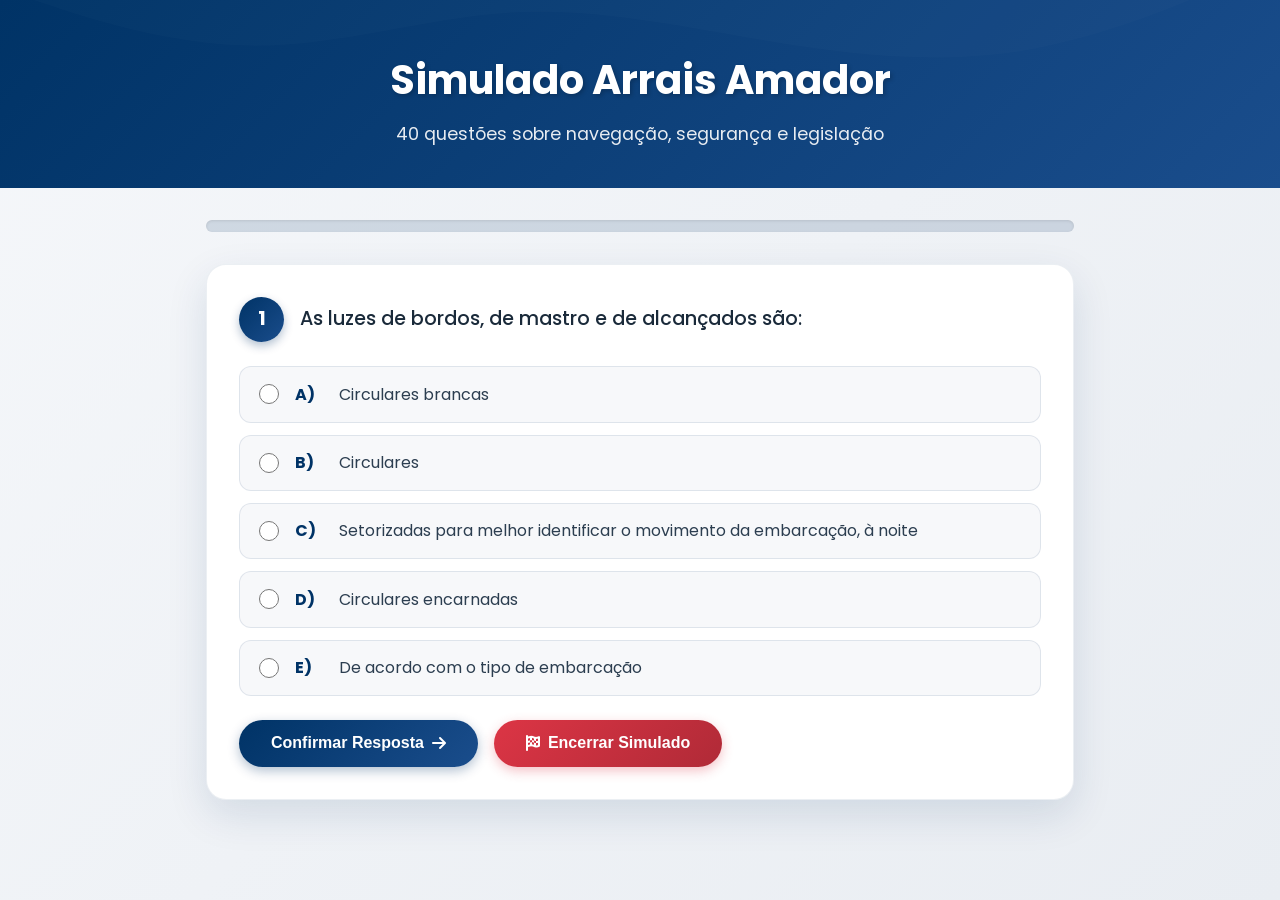
<file: simulado7.html>
<!DOCTYPE html>
<html lang="pt-BR">

<head>
    <meta charset="UTF-8">
    <meta name="viewport" content="width=device-width, initial-scale=1.0">
    <title>Simulado Arrais Amador | 40 Questões - Navegação e Segurança</title>
    <link rel="stylesheet" href="https://cdnjs.cloudflare.com/ajax/libs/font-awesome/6.4.0/css/all.min.css">
    <link href="https://fonts.googleapis.com/css2?family=Poppins:wght@300;400;500;600;700&display=swap" rel="stylesheet">
    <style>
        * {
            margin: 0;
            padding: 0;
            box-sizing: border-box;
        }

        body {
            font-family: 'Poppins', sans-serif;
            background: linear-gradient(135deg, #f5f7fa 0%, #e9edf2 100%);
            color: #2c3e50;
            line-height: 1.6;
            min-height: 100vh;
        }

        .container {
            max-width: 1200px;
            margin: 0 auto;
            padding: 0 1.5rem;
        }

        /* Header */
        .hero {
            position: relative;
            background: linear-gradient(135deg, #003366, #1a4d8c);
            padding: 3rem 0 2.5rem;
            overflow: hidden;
        }

        .hero-overlay {
            position: absolute;
            top: 0;
            left: 0;
            right: 0;
            bottom: 0;
            background: url('data:image/svg+xml,<svg xmlns="http://www.w3.org/2000/svg" viewBox="0 0 1440 320"><path fill="rgba(255,255,255,0.05)" d="M0,96L48,112C96,128,192,160,288,160C384,160,480,128,576,122.7C672,117,768,139,864,154.7C960,171,1056,181,1152,165.3C1248,149,1344,107,1392,85.3L1440,64L1440,0L1392,0C1344,0,1248,0,1152,0C1056,0,960,0,864,0C768,0,672,0,576,0C480,0,384,0,288,0C192,0,96,0,48,0L0,0Z"></path></svg>') no-repeat bottom;
            background-size: cover;
            opacity: 0.3;
        }

        .hero-content {
            position: relative;
            z-index: 2;
            text-align: center;
            color: white;
        }

        .hero h1 {
            font-size: 2.5rem;
            font-weight: 700;
            margin-bottom: 0.5rem;
            text-shadow: 2px 2px 4px rgba(0,0,0,0.2);
        }

        .hero-subtitle {
            font-size: 1.1rem;
            opacity: 0.9;
        }

        /* Simulado Container */
        .simulado-container {
            max-width: 900px;
            margin: 2rem auto;
            padding: 0 1rem;
        }

        .progress-container {
            background: rgba(0, 51, 102, 0.15);
            border-radius: 50px;
            height: 12px;
            margin-bottom: 2rem;
            overflow: hidden;
            box-shadow: inset 0 1px 3px rgba(0,0,0,0.1);
        }

        .progress-bar {
            height: 100%;
            background: linear-gradient(90deg, #003366, #ffcc00);
            width: 0%;
            transition: width 0.4s ease;
            border-radius: 50px;
        }

        .question-card {
            background: white;
            border-radius: 20px;
            padding: 2rem;
            margin-bottom: 1.5rem;
            box-shadow: 0 15px 40px rgba(0, 51, 102, 0.12);
            border: 1px solid rgba(0, 51, 102, 0.08);
            transition: transform 0.3s ease, box-shadow 0.3s ease;
        }

        .question-card:hover {
            transform: translateY(-3px);
            box-shadow: 0 20px 45px rgba(0, 51, 102, 0.15);
        }

        .question-header {
            display: flex;
            align-items: center;
            gap: 1rem;
            margin-bottom: 1.5rem;
            flex-wrap: wrap;
        }

        .question-number {
            background: linear-gradient(135deg, #003366, #1a4d8c);
            color: white;
            width: 45px;
            height: 45px;
            border-radius: 50%;
            display: flex;
            align-items: center;
            justify-content: center;
            font-weight: 700;
            font-size: 1.2rem;
            flex-shrink: 0;
            box-shadow: 0 4px 10px rgba(0,51,102,0.3);
        }

        .question-text {
            font-size: 1.2rem;
            font-weight: 500;
            color: #1a2a3a;
            line-height: 1.4;
            flex: 1;
        }

        .options-list {
            list-style: none;
            margin: 1.5rem 0;
        }

        .option-item {
            margin-bottom: 0.75rem;
        }

        .option-label {
            display: flex;
            align-items: center;
            padding: 0.9rem 1.2rem;
            background: rgba(0, 51, 102, 0.03);
            border: 1px solid rgba(0, 51, 102, 0.1);
            border-radius: 12px;
            cursor: pointer;
            transition: all 0.25s ease;
            gap: 1rem;
        }

        .option-label:hover {
            background: rgba(0, 51, 102, 0.08);
            border-color: #003366;
            transform: translateX(5px);
        }

        .option-input {
            width: 20px;
            height: 20px;
            cursor: pointer;
            accent-color: #003366;
            flex-shrink: 0;
        }

        .option-letter {
            font-weight: 700;
            color: #003366;
            min-width: 28px;
            font-size: 1rem;
        }

        .feedback {
            padding: 1.2rem 1.5rem;
            border-radius: 12px;
            margin-top: 1.5rem;
            display: none;
            animation: fadeIn 0.4s ease;
        }

        .correct {
            background: linear-gradient(135deg, rgba(40,167,69,0.1), rgba(40,167,69,0.05));
            border-left: 4px solid #28a745;
        }

        .incorrect {
            background: linear-gradient(135deg, rgba(220,53,69,0.1), rgba(220,53,69,0.05));
            border-left: 4px solid #dc3545;
        }

        .feedback-title {
            font-weight: 700;
            margin-bottom: 0.5rem;
            display: flex;
            align-items: center;
            gap: 0.5rem;
        }

        .feedback-text {
            line-height: 1.5;
            color: #2c3e50;
        }

        .button-container {
            display: flex;
            gap: 1rem;
            margin-top: 1.5rem;
            flex-wrap: wrap;
        }

        .next-btn, .end-btn {
            padding: 0.9rem 2rem;
            border-radius: 50px;
            font-weight: 600;
            cursor: pointer;
            transition: all 0.3s ease;
            font-size: 1rem;
            display: inline-flex;
            align-items: center;
            gap: 0.5rem;
            border: none;
        }

        .next-btn {
            background: linear-gradient(135deg, #003366, #1a4d8c);
            color: white;
            box-shadow: 0 4px 12px rgba(0,51,102,0.3);
        }

        .next-btn:hover {
            transform: translateY(-2px);
            box-shadow: 0 8px 20px rgba(0,51,102,0.4);
        }

        .end-btn {
            background: linear-gradient(135deg, #dc3545, #b02a37);
            color: white;
            box-shadow: 0 4px 12px rgba(220,53,69,0.3);
        }

        .end-btn:hover {
            transform: translateY(-2px);
            box-shadow: 0 8px 20px rgba(220,53,69,0.4);
        }

        .results-container {
            background: white;
            border-radius: 24px;
            padding: 3rem;
            text-align: center;
            box-shadow: 0 20px 45px rgba(0, 51, 102, 0.15);
            display: none;
            animation: fadeIn 0.5s ease;
        }

        .results-title {
            font-size: 2rem;
            color: #003366;
            margin-bottom: 1rem;
        }

        .score {
            font-size: 3.5rem;
            font-weight: 800;
            background: linear-gradient(135deg, #003366, #ffcc00);
            -webkit-background-clip: text;
            background-clip: text;
            color: transparent;
            margin: 1rem 0;
        }

        .result-message {
            font-size: 1.1rem;
            line-height: 1.6;
            max-width: 600px;
            margin: 0 auto 1.5rem;
            color: #2c3e50;
        }

        .restart-btn {
            background: linear-gradient(135deg, #ffcc00, #e6b800);
            color: #003366;
            border: none;
            padding: 1rem 2.5rem;
            border-radius: 50px;
            font-weight: 700;
            cursor: pointer;
            transition: all 0.3s ease;
            font-size: 1rem;
            display: inline-flex;
            align-items: center;
            gap: 0.5rem;
        }

        .restart-btn:hover {
            transform: translateY(-2px);
            box-shadow: 0 8px 20px rgba(255,204,0,0.4);
        }

        @keyframes fadeIn {
            from {
                opacity: 0;
                transform: translateY(15px);
            }
            to {
                opacity: 1;
                transform: translateY(0);
            }
        }

        @media (max-width: 768px) {
            .simulado-container {
                padding: 0 0.8rem;
            }
            .question-card {
                padding: 1.2rem;
            }
            .question-text {
                font-size: 1rem;
            }
            .next-btn, .end-btn {
                padding: 0.7rem 1.5rem;
                font-size: 0.9rem;
            }
            .hero h1 {
                font-size: 1.8rem;
            }
        }
    </style>
</head>

<body>
    <header class="hero">
        <div class="hero-overlay"></div>
        <div class="container">
            <div class="hero-content">
                <h1>Simulado Arrais Amador</h1>
                <p class="hero-subtitle">40 questões sobre navegação, segurança e legislação</p>
            </div>
        </div>
    </header>

    <main>
        <div class="simulado-container">
            <div class="progress-container">
                <div class="progress-bar" id="progressBar"></div>
            </div>

            <div id="questionsContainer"></div>

            <div id="resultsContainer" class="results-container">
                <div class="results-title"><i class="fas fa-anchor"></i> Resultado Final</div>
                <div class="score" id="finalScore">0/40</div>
                <div class="result-message" id="resultMessage"></div>
                <button class="restart-btn" id="restartBtn"><i class="fas fa-sync-alt"></i> Refazer Simulado</button>
            </div>
        </div>
    </main>

    <script>
        // Questões 1 a 40 com gabarito completo
        const questions = [
            // Questões 1-20 (originais)
            {
                text: "As luzes de bordos, de mastro e de alcançados são:",
                options: ["Circulares brancas", "Circulares", "Setorizadas para melhor identificar o movimento da embarcação, à noite", "Circulares encarnadas", "De acordo com o tipo de embarcação"],
                correct: "C"
            },
            {
                text: "No rio onde duas lanchas de esporte e recreio navegam em rumos opostos, como deverá ser a manobra e quem tem preferência?",
                options: [
                    "A que vem contra a corrente deverá se posicionar na margem de bombordo mais próxima, e a outra no meio do rio, não havendo preferência de manobra entre elas.",
                    "A que vem contra a corrente deverá se posicionar no meio do rio e a outra em qualquer margem, sendo que a que vem contra a corrente tem preferência.",
                    "A que vem contra a corrente deverá se posicionar no meio do rio e a outra na sua margem direita, sendo que a que vem contra a corrente tem a preferência.",
                    "A que vem a favor da corrente deverá se posicionar no meio do rio e a outra na sua margem de boreste, sendo que a que vem a favor da corrente tem preferência.",
                    "A que vem a favor da corrente deverá se posicionar no meio do rio e a outra na sua margem direita, sendo que a que vem a favor da corrente tem preferência."
                ],
                correct: "D"
            },
            {
                text: "O que vem a ser velocidade de segurança e o que devemos fazer quando cruzamos com outras embarcações atracadas ou fundeadas ou mesmo localidades às margens dos rios e canais?",
                options: [
                    "É a velocidade que possibilita uma ação apropriada e eficaz de evitar um abalroamento e de parar a embarcação a uma distância segura. Devemos diminuir a velocidade.",
                    "É a velocidade ideal de cruzeiro da embarcação para condições que exijam maiores cuidados na navegação, como baixa visibilidade. Devemos diminuir a velocidade.",
                    "É a velocidade máxima permitida em uma determinada região de tráfego. Devemos aumentar a velocidade para passar mais rapidamente por esses locais.",
                    "É a velocidade máxima permitida em uma determinada região de tráfego. Devemos manter a velocidade para evitar variações da corrente de esteira da embarcação.",
                    "É a velocidade mínima para se parar a embarcação com segurança. Devemos diminuir a velocidade."
                ],
                correct: "A"
            },
            {
                text: "O sinal lateral de canal que fica a boreste de quem entra no porto tem a cor:",
                options: ["Verde", "Branca", "Preta e branca", "Amarela", "Encarnada"],
                correct: "E"
            },
            {
                text: "A sinalização de águas seguras significa:",
                options: ["Águas policiadas", "Águas navegáveis", "Águas limítrofes", "Águas rasas", "Águas sem circulação"],
                correct: "B"
            },
            {
                text: "Num pilar de uma ponte sobre um rio navegável, observou-se um triângulo vermelho, isto significa que o:",
                options: ["Tráfego está proibido", "Tráfego está à direita de quem desce e à esquerda de quem sobe o rio", "Tráfego é permitido com sentido único", "Tráfego está sujeito a interrupção no período de seca", "Tráfego está à esquerda de quem desce e à direita de quem sobe o rio"],
                correct: "B"
            },
            {
                text: "O que é amarra?",
                options: [
                    "É uma corrente ou cabo que serve para prender a Âncora ao mastro",
                    "É uma corrente ou cabo que serve para prender a âncora ao porão da amarra",
                    "É uma corrente que serve para prender a âncora ao anete",
                    "É uma corrente ou cabo que serve para prender a âncora ao escovém da embarcação",
                    "É uma corrente ou cabo que serve para prender a âncora ao paiol da amarra ou ao convés da embarcação"
                ],
                correct: "E"
            },
            {
                text: "Para se fundear com corrente e vento, deve-se:",
                options: ["Sempre aproar, entre vento e corrente, ao que estiver mais fraco", "Fundear, independente do efeito do vento ou da corrente", "Sempre empopar ao que estiver mais forte", "Aproar ao vento ou à corrente, sempre a que estiver mais forte", "Aproar à corrente, independente do vento"],
                correct: "D"
            },
            {
                text: "Extintores portáteis são:",
                options: ["Equipamentos de apoio ao controle de avarias", "Equipamentos que retiram o combustível da reação, para apagar o fogo", "Equipamentos de extinção de incêndios, somente da classe A", "Equipamentos que utilizam o comburente para apagar o fogo", "Equipamentos de combate a incêndio, que utilizam os agentes extintores para apagar o fogo"],
                correct: "E"
            },
            {
                text: "O incêndio da classe C é o:",
                options: ["Que ocorre na presença de agente extintor", "Que ocorre em equipamentos elétricos", "Que ocorre em líquidos inflamáveis", "Que ocorre em metais inflamáveis", "Que ocorre em materiais sólidos inflamáveis"],
                correct: "B"
            },
            {
                text: "O que vem a ser combustível?",
                options: ["O elemento que possui o oxigênio necessário para a queima", "O elemento que oferece risco de explodir", "O elemento que reage com outros, para evitar a combustão", "O elemento natural, que gera altas temperaturas, ao entrar em contato com o ar atmosférico", "O elemento da natureza capaz de se queimar na presença de oxigênio e da temperatura de ignição"],
                correct: "E"
            },
            {
                text: "Nos casos de ingestão de substâncias corrosivas, cáusticos em geral e derivados de petróleo, diluir ou neutralizar essas substancias pela ingestão de:",
                options: ["Azeite", "Xarope de ipeca", "Água ou leite", "Chá preto ou café", "Xarope de boldo"],
                correct: "C"
            },
            {
                text: "As principais complicações de uma ferida são:",
                options: ["Bolhas e queimaduras", "Hemorragia e infecção", "Infecção e queimadura", "Bolhas e hemorragia", "Hemorragia e febre"],
                correct: "B"
            },
            {
                text: "Para que serve o colete salva-vidas que deverá ser guardado a bordo na quantidade exigida pela Legislação?",
                options: [
                    "Para ser utilizado como meio de flutuação, quando o passageiro desejar pular na água para nadar um pouco.",
                    "Para ser utilizado, como material de controle de avarias, no caso de acidentes com o casco da embarcação",
                    "Para ser vestido, no caso de incêndio a bordo, como roupa de proteção",
                    "Para ser vestido em caso de práticas desportivas náuticas",
                    "Para ser vestido, no caso de ter que se abandonar a embarcação, para que o náufrago flutue com ele"
                ],
                correct: "E"
            },
            {
                text: "A balsa salva-vidas rígida serve para ser utilizada:",
                options: ["Para apoio à manutenção do casco da embarcação", "Para abandonar a embarcação em caso de emergência", "Para lazer em proximidades de praias", "No caso de incêndio a bordo", "No caso de emergência a bordo"],
                correct: "B"
            },
            {
                text: "Quando alguém de sua embarcação cair no mar você deve:",
                options: ["Telefonar para os bombeiros", "Dar 3 apitos curtos", "Içar a bandeira alfa", "Jogar uma boia salva-vidas, mantendo a pessoa no visual e mandar avisar a quem estiver na manobra", "Dar 2 apitos longos"],
                correct: "D"
            },
            {
                text: "No caso de afogamento proceder do seguinte modo:",
                options: ["Deite o afogado de lado e faça respiração boca a boca", "Deite o afogado de lado e faça-o vomitar, depois aqueça-o com um cobertor", "Deite o afogado de barriga para cima, para ele poder respirar melhor e nunca lhe dê bebidas quentes", "Deite o afogado de lado para vomitar a água que bebeu, tire a roupa molhada e aqueça-o", "Deite afogado de barriga para cima para ele poder respirar melhor e lhe dê bebidas quentes"],
                correct: "D"
            },
            {
                text: "A embarcação apreendida deve ser recolhida a local determinado pela:",
                options: ["Polícia federal", "Polícia Marítima", "Representante da Autoridade Marítima", "Prefeitura local", "Lei estadual"],
                correct: "C"
            },
            {
                text: "A distância mínima de fundeio de qualquer embarcação para uma plataforma de petróleo é:",
                options: ["500 metros", "100 metros", "400 metros", "200 metros", "300 metros"],
                correct: "A"
            },
            {
                text: "Além de outros fatores, a sobrevivência do náufrago depende do período de permanência em função da temperatura da água do mar. No que diz respeito a temperatura ambiente (temperatura do ar), seus efeitos sobre o pessoal estão intimamente ligados:",
                options: ["À pressão atmosférica", "Aos sistemas frontais", "As nuvens", "As correntes marinhas", "A velocidade do vento"],
                correct: "E"
            },
            // Questões 21-40 (novas)
            {
                text: "As âncoras flutuantes das balsas devem ser mantidas na água, visando reduzir:",
                options: ["O vento", "A velocidade de deriva", "A altura das ondas", "A possibilidade de emborcamento", "O risco de tubarões"],
                correct: "B"
            },
            {
                text: "A distância vertical da superfície da água até o pavimento principal (normalmente o convés) medida em qualquer ponto do comprimento do barco no costado é conhecido como:",
                options: ["Meia borda", "Obras vivas", "Verdugo", "Borda livre", "Borda falsa"],
                correct: "D"
            },
            {
                text: "A quantidade e tipo de extintores a bordo de um barco de esporte e laser são estabelecidos por uma Norma da (do):",
                options: ["Serviço de Socorro e Salvamento no mar", "Corpo de Bombeiros do Estado", "Diretoria de Portos e Costas", "Capitania dos Portos da região", "Agência Nacional de Águas"],
                correct: "C"
            },
            {
                text: "Além do estancamento e torniquete, também podemos tentar conter uma hemorragia numa perna:",
                options: ["Colocando água quente na hemorragia", "Fazendo duplo torniquete", "Levantando a perna com hemorragia mais alto que o resto do corpo", "Ministrando sedativos para o paciente", "Ministrando ao paciente remédios anticoagulantes"],
                correct: "C"
            },
            {
                text: "Com relação ao comportamento e atuação do leme em uma embarcação é correto afirmar que:",
                options: ["Quando maior o ângulo do leme, mais lenta será a guinada", "O ângulo do leme não interfere na velocidade da guinada", "Quando menor o ângulo do leme, maior será a inclinação (banda)", "Quanto menor o ângulo do leme, mais rápida será a guinada", "Quanto maior o ângulo de leme, mais rápida será a guinada"],
                correct: "E"
            },
            {
                text: "De acordo com o Regulamento Internacional Para Evitar Abalroamento no Mar (RIPEAM), em uma curva acentuada de um rio, quando não visibilidade além da curva, há a necessidade de ser(em) soado(s):",
                options: ["Dois apitos longos antes da curva", "Cinco ou mais apitos longos antes da curva", "Quatro apitos longos antes da curva", "Três apitos longos antes da curva", "Um apito longo antes da curva"],
                correct: "E"
            },
            {
                text: "De acordo com o Regulamento Internacional Para Evitar Abalroamento no Mar (RIPEAM), em uma situação de risco de abalroamento constatou-se que um dos barcos tem preferência. Sendo assim, o barco que tem preferência deverá em princípio:",
                options: ["Guinar para boreste ou bombordo e desviar", "Manter seu rumo e diminuir a velocidade", "Descartar a responsabilidade de abalroamento", "Guinar para boreste para desviar do outro", "Manter seu rumo e velocidade"],
                correct: "E"
            },
            {
                text: "De acordo com o Regulamento Internacional Para Evitar Abalroamento no Mar (RIPEAM), estando fora de um canal estreito e em segurança, qual é o bordo que uma embarcação pode utilizar para se fazer uma ultrapassagem de outra embarcação?",
                options: ["Somente bombordo", "Somente boreste", "Não deverá ultrapassar sem permissão", "Qualquer bordo", "Não poderá ultrapassar de qualquer maneira"],
                correct: "D"
            },
            {
                text: "De acordo com o Regulamento Internacional Para Evitar Abalroamento no Mar (RIPEAM), quando fundeado à noite com minha lancha de nove metros de comprimento, além de exibir uma luz circular branca onde melhor possa ser vista, posso também nesta situação:",
                options: ["Acender todas as luzes do mastro", "Acender a luz encarnada a bombordo e verde a boreste", "Acender somente as luzes necessárias para pesca amadora", "Acender qualquer luz de navegação pois meu barco estará parado", "Iluminar todo convés principal"],
                correct: "E"
            },
            {
                text: "De acordo com o Regulamento Internacional Para Evitar Abalroamento no Mar (RIPEAM), um navio que, durante o dia, está com manobra restrita devido ao seu calado deverá içar que marcas no mastro?",
                options: ["Um cilindro preto", "Duas esferas pretas", "Uma esfera azul", "Uma esfera preta", "Um cone azul"],
                correct: "A"
            },
            {
                text: "Dentre as alternativas abaixo, o único que precisa estar permanentemente com o colete salva-vidas vestido é:",
                options: ["Condutor de moto-aquática", "Passageiro de uma embarcação de médio porte", "Proeiro de qualquer embarcação de grande porte", "Cozinheiro da embarcação", "Comandante da lancha"],
                correct: "A"
            },
            {
                text: "No tocante a um incêndio a bordo e a existência de vento no momento do incêndio, é correto afirmar que:",
                options: ["O vento apaga o fogo", "O vento aumenta a possibilidade de um início de incêndio", "O vento propaga o fogo", "O vento não influencia o fogo", "O vento auxilia os tripulantes a extinguir o incêndio"],
                correct: "C"
            },
            {
                text: "Por ocasião da transferência de propriedade de um barco já inscrito, o novo proprietário deverá:",
                options: ["Trocar o nome do barco", "Assinar novo Termo de Responsabilidade", "Apresentar nota fiscal do casco e do motor", "Comprovar a propriedade com testemunhas e certidões emitidas em cartório", "Renovar o Bilhete de Seguro (DPEM), mesmo que não esteja vencido"],
                correct: "B"
            },
            {
                text: "Qual a característica de um incêndio classe B?",
                options: ["Ocorrem em combustíveis sólidos", "Ocorrem em circuitos elétricos", "Ocorrem em metais", "Ocorrem em combustíveis líquidos", "Ocorrem em papel e madeira"],
                correct: "D"
            },
            {
                text: "Qual é (quais são) o(os) símbolo(s) da categoria de Arrais Amador, que poderia(ao) ser(em) bordados(s) ou pintado(s) nas lapelas, camisetas ou bonés?",
                options: ["Quatro estrelas douradas", "Duas estrelas douradas", "Três estrelas douradas", "Uma estrela dourada", "Uma âncora dourada"],
                correct: "E"
            },
            {
                text: "Se um barco está abicado, ele está com:",
                options: ["Muito peso na popa e pouco peso na proa", "Muito peso na proa e pouco peso na popa", "Muito peso a meia nau e pouco peso na proa e popa", "Muito peso na quilha e leve na proa", "Muito peso na proa e popa e pouco peso a meia nau"],
                correct: "B"
            },
            {
                text: "Se um barco está derrabado ele está com:",
                options: ["Muito peso na quilha e leve na popa", "Muito peso a meia nau e pouco peso na proa e popa", "Muito peso na popa e pouco peso na proa", "Muito peso na proa e popa e pouco peso a meia nau", "Muito peso na proa e pouco peso na popa"],
                correct: "C"
            },
            {
                text: "Um colete salva-vidas da classe III se destina prioritariamente para a navegação em área:",
                options: ["Desabrigadas", "Oceânica", "Interior", "Costeira", "De mar aberto"],
                correct: "C"
            },
            {
                text: "Uma boa prática preventiva para evitar enjoos durante um passeio é:",
                options: [
                    "Dormir pouco na noite anterior e não comer antes do passeio",
                    "Tomar remédios antiácidos antes e tomar remédios antienjoo depois de iniciar o passeio",
                    "Tomar bebidas alcoólicas e comida gordurosa para forrar o estomago",
                    "Evitar beber água e sucos de frutas ácidas, que provocam o enjoo",
                    "Comer e beber moderadamente e tomar remédios antienjoo antes de iniciar o passeio"
                ],
                correct: "E"
            },
            {
                text: "Considerando as características abaixo descritas em itálico, assinale a alternativa que corresponde ao sinal náutico: É um sinal cego ou luminoso. É dotado de marca de tope, duas esferas pretas, uma sobre a outra e possui cor preta, com uma ou mais faixas horizontais encarnadas (vermelhas)",
                options: ["Sinal Especial", "Sinal Cardinal", "Sinal Lateral", "Sinal de Perigo Isolado", "Sinais de Águas Seguras"],
                correct: "D"
            }
        ];

        const totalQuestions = questions.length;
        let currentQuestion = 1;
        let score = 0;
        let questionsAnswered = 0;
        let userAnswers = {};
        let userCorrect = {};

        // Renderiza todas as questões dinamicamente
        function renderQuestions() {
            const container = document.getElementById('questionsContainer');
            container.innerHTML = '';
            
            questions.forEach((q, idx) => {
                const questionNumber = idx + 1;
                const optionsLetters = ['A', 'B', 'C', 'D', 'E'];
                
                const card = document.createElement('div');
                card.className = 'question-card';
                card.id = `question${questionNumber}`;
                if (questionNumber !== 1) card.style.display = 'none';
                
                card.innerHTML = `
                    <div class="question-header">
                        <div class="question-number">${questionNumber}</div>
                        <div class="question-text">${q.text}</div>
                    </div>
                    <ul class="options-list">
                        ${q.options.map((opt, optIdx) => `
                            <li class="option-item">
                                <label class="option-label">
                                    <input type="radio" name="q${questionNumber}" value="${optionsLetters[optIdx]}" class="option-input">
                                    <span class="option-letter">${optionsLetters[optIdx]})</span>
                                    <span>${opt}</span>
                                </label>
                            </li>
                        `).join('')}
                    </ul>
                    <div class="feedback" id="feedback${questionNumber}">
                        <div class="feedback-title"><i class="fas fa-check-circle"></i> <span>Resposta</span></div>
                        <div class="feedback-text"></div>
                    </div>
                    <div class="button-container">
                        <button class="next-btn" data-q="${questionNumber}">Confirmar Resposta <i class="fas fa-arrow-right"></i></button>
                        <button class="end-btn" data-q="${questionNumber}"><i class="fas fa-flag-checkered"></i> Encerrar Simulado</button>
                    </div>
                `;
                container.appendChild(card);
            });
            
            attachEvents();
        }

        // Anexa eventos aos botões
        function attachEvents() {
            document.querySelectorAll('.next-btn').forEach(btn => {
                btn.removeEventListener('click', handleNextClick);
                btn.addEventListener('click', handleNextClick);
            });
            
            document.querySelectorAll('.end-btn').forEach(btn => {
                btn.removeEventListener('click', handleEndClick);
                btn.addEventListener('click', handleEndClick);
            });
        }

        function handleNextClick(e) {
            const btn = e.currentTarget;
            const qNum = parseInt(btn.getAttribute('data-q'));
            checkAnswer(qNum);
        }

        function handleEndClick() {
            forceShowResults();
        }

        function checkAnswer(questionNumber) {
            const selectedRadio = document.querySelector(`input[name="q${questionNumber}"]:checked`);
            const feedback = document.getElementById(`feedback${questionNumber}`);
            const correctLetter = questions[questionNumber - 1].correct;
            
            if (!selectedRadio) {
                alert("Por favor, selecione uma resposta antes de continuar.");
                return;
            }
            
            const selectedLetter = selectedRadio.value;
            const isCorrect = (selectedLetter === correctLetter);
            
            if (!userAnswers[questionNumber]) {
                userAnswers[questionNumber] = selectedLetter;
                questionsAnswered++;
                if (isCorrect) {
                    score++;
                    userCorrect[questionNumber] = true;
                } else {
                    userCorrect[questionNumber] = false;
                }
                updateProgress();
            }
            
            if (isCorrect) {
                feedback.className = "feedback correct";
                feedback.querySelector('.feedback-title').innerHTML = '<i class="fas fa-check-circle"></i> <span>Resposta Correta</span>';
                feedback.querySelector('.feedback-text').innerHTML = `Alternativa <strong>${selectedLetter}</strong> está correta!`;
            } else {
                feedback.className = "feedback incorrect";
                feedback.querySelector('.feedback-title').innerHTML = '<i class="fas fa-times-circle"></i> <span>Resposta Incorreta</span>';
                feedback.querySelector('.feedback-text').innerHTML = `Alternativa correta: <strong>${correctLetter}</strong>.`;
            }
            feedback.style.display = "block";
            
            const nextBtn = document.querySelector(`#question${questionNumber} .next-btn`);
            if (questionNumber === totalQuestions) {
                nextBtn.innerHTML = 'Ver Resultados <i class="fas fa-chart-line"></i>';
                const newNextBtn = nextBtn.cloneNode(true);
                nextBtn.parentNode.replaceChild(newNextBtn, nextBtn);
                newNextBtn.addEventListener('click', function() {
                    showResults();
                });
            } else {
                nextBtn.innerHTML = 'Próxima Questão <i class="fas fa-arrow-right"></i>';
                const newNextBtn = nextBtn.cloneNode(true);
                nextBtn.parentNode.replaceChild(newNextBtn, nextBtn);
                newNextBtn.addEventListener('click', function() {
                    goToNextQuestion(questionNumber);
                });
            }
        }
        
        function goToNextQuestion(currentNum) {
            document.getElementById(`question${currentNum}`).style.display = 'none';
            const nextNum = currentNum + 1;
            if (nextNum <= totalQuestions) {
                document.getElementById(`question${nextNum}`).style.display = 'block';
                const nextBtn = document.querySelector(`#question${nextNum} .next-btn`);
                if (nextBtn && !userAnswers[nextNum]) {
                    const newNextBtn = nextBtn.cloneNode(true);
                    nextBtn.parentNode.replaceChild(newNextBtn, nextBtn);
                    newNextBtn.addEventListener('click', function() {
                        checkAnswer(nextNum);
                    });
                }
            }
        }
        
        function updateProgress() {
            const percent = (questionsAnswered / totalQuestions) * 100;
            document.getElementById('progressBar').style.width = `${percent}%`;
        }
        
        function showResults() {
            for (let i = 1; i <= totalQuestions; i++) {
                const card = document.getElementById(`question${i}`);
                if (card) card.style.display = 'none';
            }
            
            const resultsContainer = document.getElementById('resultsContainer');
            const questionsContainer = document.getElementById('questionsContainer');
            questionsContainer.style.display = 'none';
            resultsContainer.style.display = 'block';
            
            const percent = Math.round((score / totalQuestions) * 100);
            document.getElementById('finalScore').innerHTML = `${score}/${totalQuestions}`;
            
            let message = `Você respondeu ${questionsAnswered} de ${totalQuestions} questões e acertou ${score}.<br>`;
            message += `Pontuação: ${score}/${totalQuestions} (${percent}%)<br><br>`;
            
            if (percent >= 80) {
                message += "🏆 Excelente! Você está muito bem preparado para o exame de Arrais Amador.";
            } else if (percent >= 70) {
                message += "👍 Bom desempenho! Revise alguns tópicos e estará pronto.";
            } else if (percent >= 50) {
                message += "📚 Desempenho regular. Recomendamos estudar mais antes do exame oficial.";
            } else {
                message += "⚠️ Você precisa estudar mais. Revise as regras de navegação e segurança.";
            }
            
            document.getElementById('resultMessage').innerHTML = message;
        }
        
        function forceShowResults() {
            for (let i = 1; i <= totalQuestions; i++) {
                const selected = document.querySelector(`input[name="q${i}"]:checked`);
                if (selected && !userAnswers[i]) {
                    userAnswers[i] = selected.value;
                    questionsAnswered++;
                    const isCorrect = (selected.value === questions[i-1].correct);
                    userCorrect[i] = isCorrect;
                    if (isCorrect) score++;
                    
                    const feedback = document.getElementById(`feedback${i}`);
                    if (feedback && feedback.style.display !== 'block') {
                        if (isCorrect) {
                            feedback.className = "feedback correct";
                            feedback.querySelector('.feedback-title').innerHTML = '<i class="fas fa-check-circle"></i> <span>Resposta Correta</span>';
                            feedback.querySelector('.feedback-text').innerHTML = `Alternativa <strong>${selected.value}</strong> está correta!`;
                        } else {
                            feedback.className = "feedback incorrect";
                            feedback.querySelector('.feedback-title').innerHTML = '<i class="fas fa-times-circle"></i> <span>Resposta Incorreta</span>';
                            feedback.querySelector('.feedback-text').innerHTML = `Alternativa correta: <strong>${questions[i-1].correct}</strong>.`;
                        }
                        feedback.style.display = "block";
                    }
                }
            }
            updateProgress();
            showResults();
        }
        
        function restartSimulado() {
            currentQuestion = 1;
            score = 0;
            questionsAnswered = 0;
            userAnswers = {};
            userCorrect = {};
            
            const questionsContainer = document.getElementById('questionsContainer');
            const resultsContainer = document.getElementById('resultsContainer');
            
            questionsContainer.style.display = 'block';
            resultsContainer.style.display = 'none';
            
            renderQuestions();
            document.getElementById('progressBar').style.width = '0%';
        }
        
        document.addEventListener('click', function(e) {
            if (e.target.id === 'restartBtn' || e.target.parentElement?.id === 'restartBtn') {
                restartSimulado();
            }
        });
        
        document.addEventListener('DOMContentLoaded', function() {
            renderQuestions();
        });
    </script>
</body>

</html>
</file>
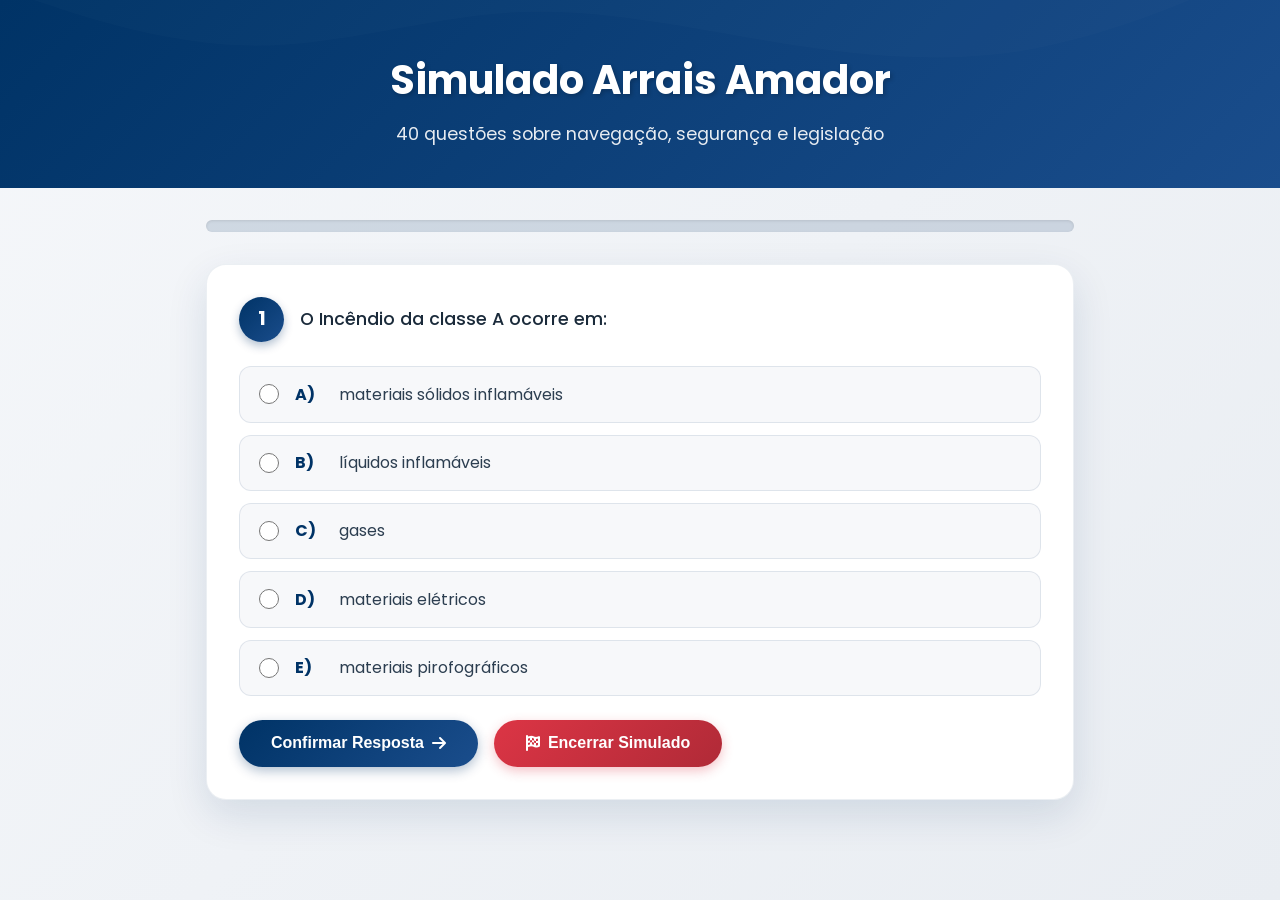
<file: simulado8.html>
<!DOCTYPE html>
<html lang="pt-BR">

<head>
    <meta charset="UTF-8">
    <meta name="viewport" content="width=device-width, initial-scale=1.0">
    <title>Simulado Arrais Amador | 40 Questões - Navegação e Segurança</title>
    <link rel="stylesheet" href="https://cdnjs.cloudflare.com/ajax/libs/font-awesome/6.4.0/css/all.min.css">
    <link href="https://fonts.googleapis.com/css2?family=Poppins:wght@300;400;500;600;700&display=swap" rel="stylesheet">
    <style>
        * {
            margin: 0;
            padding: 0;
            box-sizing: border-box;
        }

        body {
            font-family: 'Poppins', sans-serif;
            background: linear-gradient(135deg, #f5f7fa 0%, #e9edf2 100%);
            color: #2c3e50;
            line-height: 1.6;
            min-height: 100vh;
        }

        .container {
            max-width: 1200px;
            margin: 0 auto;
            padding: 0 1.5rem;
        }

        .hero {
            position: relative;
            background: linear-gradient(135deg, #003366, #1a4d8c);
            padding: 3rem 0 2.5rem;
            overflow: hidden;
        }

        .hero-overlay {
            position: absolute;
            top: 0;
            left: 0;
            right: 0;
            bottom: 0;
            background: url('data:image/svg+xml,<svg xmlns="http://www.w3.org/2000/svg" viewBox="0 0 1440 320"><path fill="rgba(255,255,255,0.05)" d="M0,96L48,112C96,128,192,160,288,160C384,160,480,128,576,122.7C672,117,768,139,864,154.7C960,171,1056,181,1152,165.3C1248,149,1344,107,1392,85.3L1440,64L1440,0L1392,0C1344,0,1248,0,1152,0C1056,0,960,0,864,0C768,0,672,0,576,0C480,0,384,0,288,0C192,0,96,0,48,0L0,0Z"></path></svg>') no-repeat bottom;
            background-size: cover;
            opacity: 0.3;
        }

        .hero-content {
            position: relative;
            z-index: 2;
            text-align: center;
            color: white;
        }

        .hero h1 {
            font-size: 2.5rem;
            font-weight: 700;
            margin-bottom: 0.5rem;
            text-shadow: 2px 2px 4px rgba(0,0,0,0.2);
        }

        .hero-subtitle {
            font-size: 1.1rem;
            opacity: 0.9;
        }

        .simulado-container {
            max-width: 900px;
            margin: 2rem auto;
            padding: 0 1rem;
        }

        .progress-container {
            background: rgba(0, 51, 102, 0.15);
            border-radius: 50px;
            height: 12px;
            margin-bottom: 2rem;
            overflow: hidden;
            box-shadow: inset 0 1px 3px rgba(0,0,0,0.1);
        }

        .progress-bar {
            height: 100%;
            background: linear-gradient(90deg, #003366, #ffcc00);
            width: 0%;
            transition: width 0.4s ease;
            border-radius: 50px;
        }

        .question-card {
            background: white;
            border-radius: 20px;
            padding: 2rem;
            margin-bottom: 1.5rem;
            box-shadow: 0 15px 40px rgba(0, 51, 102, 0.12);
            border: 1px solid rgba(0, 51, 102, 0.08);
            transition: transform 0.3s ease, box-shadow 0.3s ease;
        }

        .question-card:hover {
            transform: translateY(-3px);
            box-shadow: 0 20px 45px rgba(0, 51, 102, 0.15);
        }

        .question-header {
            display: flex;
            align-items: center;
            gap: 1rem;
            margin-bottom: 1.5rem;
            flex-wrap: wrap;
        }

        .question-number {
            background: linear-gradient(135deg, #003366, #1a4d8c);
            color: white;
            width: 45px;
            height: 45px;
            border-radius: 50%;
            display: flex;
            align-items: center;
            justify-content: center;
            font-weight: 700;
            font-size: 1.2rem;
            flex-shrink: 0;
            box-shadow: 0 4px 10px rgba(0,51,102,0.3);
        }

        .question-text {
            font-size: 1.1rem;
            font-weight: 500;
            color: #1a2a3a;
            line-height: 1.4;
            flex: 1;
        }

        .options-list {
            list-style: none;
            margin: 1.5rem 0;
        }

        .option-item {
            margin-bottom: 0.75rem;
        }

        .option-label {
            display: flex;
            align-items: center;
            padding: 0.9rem 1.2rem;
            background: rgba(0, 51, 102, 0.03);
            border: 1px solid rgba(0, 51, 102, 0.1);
            border-radius: 12px;
            cursor: pointer;
            transition: all 0.25s ease;
            gap: 1rem;
        }

        .option-label:hover {
            background: rgba(0, 51, 102, 0.08);
            border-color: #003366;
            transform: translateX(5px);
        }

        .option-input {
            width: 20px;
            height: 20px;
            cursor: pointer;
            accent-color: #003366;
            flex-shrink: 0;
        }

        .option-letter {
            font-weight: 700;
            color: #003366;
            min-width: 28px;
            font-size: 1rem;
        }

        .feedback {
            padding: 1.2rem 1.5rem;
            border-radius: 12px;
            margin-top: 1.5rem;
            display: none;
            animation: fadeIn 0.4s ease;
        }

        .correct {
            background: linear-gradient(135deg, rgba(40,167,69,0.1), rgba(40,167,69,0.05));
            border-left: 4px solid #28a745;
        }

        .incorrect {
            background: linear-gradient(135deg, rgba(220,53,69,0.1), rgba(220,53,69,0.05));
            border-left: 4px solid #dc3545;
        }

        .feedback-title {
            font-weight: 700;
            margin-bottom: 0.5rem;
            display: flex;
            align-items: center;
            gap: 0.5rem;
        }

        .feedback-text {
            line-height: 1.5;
            color: #2c3e50;
        }

        .button-container {
            display: flex;
            gap: 1rem;
            margin-top: 1.5rem;
            flex-wrap: wrap;
        }

        .next-btn, .end-btn {
            padding: 0.9rem 2rem;
            border-radius: 50px;
            font-weight: 600;
            cursor: pointer;
            transition: all 0.3s ease;
            font-size: 1rem;
            display: inline-flex;
            align-items: center;
            gap: 0.5rem;
            border: none;
        }

        .next-btn {
            background: linear-gradient(135deg, #003366, #1a4d8c);
            color: white;
            box-shadow: 0 4px 12px rgba(0,51,102,0.3);
        }

        .next-btn:hover {
            transform: translateY(-2px);
            box-shadow: 0 8px 20px rgba(0,51,102,0.4);
        }

        .end-btn {
            background: linear-gradient(135deg, #dc3545, #b02a37);
            color: white;
            box-shadow: 0 4px 12px rgba(220,53,69,0.3);
        }

        .end-btn:hover {
            transform: translateY(-2px);
            box-shadow: 0 8px 20px rgba(220,53,69,0.4);
        }

        .results-container {
            background: white;
            border-radius: 24px;
            padding: 3rem;
            text-align: center;
            box-shadow: 0 20px 45px rgba(0, 51, 102, 0.15);
            display: none;
            animation: fadeIn 0.5s ease;
        }

        .results-title {
            font-size: 2rem;
            color: #003366;
            margin-bottom: 1rem;
        }

        .score {
            font-size: 3.5rem;
            font-weight: 800;
            background: linear-gradient(135deg, #003366, #ffcc00);
            -webkit-background-clip: text;
            background-clip: text;
            color: transparent;
            margin: 1rem 0;
        }

        .result-message {
            font-size: 1.1rem;
            line-height: 1.6;
            max-width: 600px;
            margin: 0 auto 1.5rem;
            color: #2c3e50;
        }

        .restart-btn {
            background: linear-gradient(135deg, #ffcc00, #e6b800);
            color: #003366;
            border: none;
            padding: 1rem 2.5rem;
            border-radius: 50px;
            font-weight: 700;
            cursor: pointer;
            transition: all 0.3s ease;
            font-size: 1rem;
            display: inline-flex;
            align-items: center;
            gap: 0.5rem;
        }

        .restart-btn:hover {
            transform: translateY(-2px);
            box-shadow: 0 8px 20px rgba(255,204,0,0.4);
        }

        @keyframes fadeIn {
            from {
                opacity: 0;
                transform: translateY(15px);
            }
            to {
                opacity: 1;
                transform: translateY(0);
            }
        }

        @media (max-width: 768px) {
            .simulado-container {
                padding: 0 0.8rem;
            }
            .question-card {
                padding: 1.2rem;
            }
            .question-text {
                font-size: 1rem;
            }
            .next-btn, .end-btn {
                padding: 0.7rem 1.5rem;
                font-size: 0.9rem;
            }
            .hero h1 {
                font-size: 1.8rem;
            }
        }
    </style>
</head>

<body>
    <header class="hero">
        <div class="hero-overlay"></div>
        <div class="container">
            <div class="hero-content">
                <h1>Simulado Arrais Amador</h1>
                <p class="hero-subtitle">40 questões sobre navegação, segurança e legislação</p>
            </div>
        </div>
    </header>

    <main>
        <div class="simulado-container">
            <div class="progress-container">
                <div class="progress-bar" id="progressBar"></div>
            </div>

            <div id="questionsContainer"></div>

            <div id="resultsContainer" class="results-container">
                <div class="results-title"><i class="fas fa-anchor"></i> Resultado Final</div>
                <div class="score" id="finalScore">0/40</div>
                <div class="result-message" id="resultMessage"></div>
                <button class="restart-btn" id="restartBtn"><i class="fas fa-sync-alt"></i> Refazer Simulado</button>
            </div>
        </div>
    </main>

    <script>
        // 40 questões extraídas do arquivo .txt
        const questions = [
            {
                text: "O Incêndio da classe A ocorre em:",
                options: [
                    "materiais sólidos inflamáveis",
                    "líquidos inflamáveis",
                    "gases",
                    "materiais elétricos",
                    "materiais pirofográficos"
                ],
                correct: "A"
            },
            {
                text: "Para se utilizar o extintor de espuma deve-se:",
                options: [
                    "apertar o gatilho e direcionar o jato para as chamas",
                    "retirar o pino de segurança e direcioná-lo sobre os equipamentos elétricos",
                    "virar o extintor, com a tampa para baixo e dirigir o jato sobre a base das chamas",
                    "apertar o gatilho e direcioná-lo sobre os líquidos inflamáveis",
                    "agitar o extintor em qualquer posição para ocorrer a reação"
                ],
                correct: "C"
            },
            {
                text: "Um veleiro e uma lancha vinham navegando em rumos cruzados, tendo preferência de passagem, o veleiro não manobrou e esperou que a lancha guinasse, enquanto se aproximava rapidamente dela. Houve uma colisão das duas embarcações. Podemos concluir que:",
                options: [
                    "o veleiro estava certo e, portanto, não teve culpa nenhuma no acidente, cabendo total responsabilidade à lancha",
                    "a lancha estava errada e, portanto, deveria ter manobrado com antecedência, porém o veleiro deve se manter longe de outras embarcações a motor, o que dificultou a análise da culpa",
                    "as duas deveriam ter guinado para os bordos opostos conforme manda a regra, no caso previsto, independente da preferência de passagem em função do tipo de operação ou de embarcação",
                    "apesar da lancha ter errado por não manobrar, para evitar o acidente, o veleiro não pode ser isentado de culpa pois, a embarcação que tem preferência deverá manobrar para evitar a colisão, caso a outra, obrigada a manobrar, não o faça",
                    "O veleiro estava errado e, portanto, não teve culpa nenhuma no acidente, cabendo total responsabilidade à lancha"
                ],
                correct: "D"
            },
            {
                text: "Uma embarcação alcançando a outra tem preferência de passagem, ou não, e como deve se proceder tal manobra?",
                options: [
                    "não, a que está com menor velocidade, à frente da outra, deverá manobrar para dar passagem a que está alcançando",
                    "não, a que está com maior velocidade, alcançadora, deverá manobrar para passar pela outra, à frente",
                    "sim, a que está com menor velocidade, à frente da outra, deverá manobrar para dar passagem a que está alcançando",
                    "sim, a que está com maior velocidade, alcançadora, deverá manobrar para passar pela outra, à frente",
                    "sim, pois a embarcação que está a vante não pode atrapalhar a passagem da outra"
                ],
                correct: "B"
            },
            {
                text: "No caso de abandono da embarcação, por causa de incêndio incontrolável, devemos pular, quando houver óleo na superfície d'água:",
                options: [
                    "a favor da correnteza",
                    "sobre o óleo, pois este vai amaciar a queda",
                    "contra a correnteza",
                    "sempre de costas",
                    "a favor da correnteza, mergulhando para baixo da embarcação"
                ],
                correct: "C"
            },
            {
                text: "Sobreviventes de naufrágio durante a 2ª Guerra Mundial apontam o óleo flutuante como a origem das maiores dificuldades para o salvamento. Para evitar todos os inconvenientes causados por ele como a cegueira pela violenta irritação dos olhos, devemos:",
                options: [
                    "Nadar por baixo da água até sair fora do óleo",
                    "Boiar e deixar a correnteza nos levar",
                    "Mergulhar a sotavento",
                    "Nadar na direção do vento",
                    "Cobrir a cabeça com uma touca térmica, vedando os olhos"
                ],
                correct: "A"
            },
            {
                text: "É possível ocorrer a interrupção da singradura (viagem) quando:",
                options: [
                    "Estiver com o seguro obrigatório vencido",
                    "Trafegar em área de segurança",
                    "Estiver com excesso de lotação ou em péssimo estado de conservação",
                    "A embarcação estiver sem luzes e marcas, previstas no RIPEAM",
                    "Estiver com todos os documentos a bordo"
                ],
                correct: "C"
            },
            {
                text: "As luzes de bordos, de mastro e de alcançados são:",
                options: [
                    "Circulares brancas",
                    "Setorizadas para melhor identificar o movimento da embarcação, à noite",
                    "Fixadas de acordo com o porte da embarcação",
                    "Circulares",
                    "Fixadas sempre nos pontos visíveis em qualquer setor"
                ],
                correct: "B"
            },
            {
                text: "São regras que toda a embarcação deve obedecer nos Portos, Costas e Vias Navegáveis:",
                options: [
                    "é vedado empregar embarcações de salvamento e salvatagem no transporte de passageiros ou carga; uma embarcação fundeada deverá ter a bordo, pelo menos, o pessoal indispensável para cumprir as regras relativas à segurança da vida humana.",
                    "não é permitido lançar ferro em local de fundeio a noite; só é permitido movimentar propulsores quando com mergulhadores na área, caso a bandeira 'ALFA' esteja içada no mastro da embarcação.",
                    "uma embarcação não poderá parar sob máquinas ou fundear fora dos canais ou nos fundeadouros determinados; a embarcação que navegar em qualquer via de acesso, deverá fazê-lo com bastante velocidade para evitar congestionar o tráfego.",
                    "não rocegar objetos que fazem parte do equipamento da embarcação sem licença da Capitania dos Portos ou órgãos subordinados; atracar a embarcação de esporte e recreio em embarcação mercante, somente quando estiver fundeada ou atracada nunca em movimento.",
                    "nenhuma das alternativas"
                ],
                correct: "A"
            },
            {
                text: "A bordo de um barco de lazer (motorizado), o combustível mais perigoso e mais propenso a se incendiar sendo, portanto, motivo de cuidados especiais são os:",
                options: [
                    "sólidos que deixam resíduos",
                    "líquidos",
                    "elétricos",
                    "gasosos",
                    "sólidos"
                ],
                correct: "B"
            },
            {
                text: "Numa embarcação quando a maior concentração de pesos encontra-se nas extremidades (proa/popa), provocando uma curvatura longitudinal, na situação descrita diz-se:",
                options: [
                    "adernada",
                    "abicada",
                    "contra-alquebramento",
                    "alquebramento",
                    "trim"
                ],
                correct: "D"
            },
            {
                text: "Para que servem as cartas náuticas?",
                options: [
                    "orientar o deslocamento de um navegador em águas interiores",
                    "orientar o deslocamento de um navegador vindo de alto-mar",
                    "orientar a navegação do globo terrestre, mostrando os diversos trechos das diversas costas dos continentes",
                    "para conhecer a jurisdição de cada Capitania dos Portos",
                    "orientar o navegador a se deslocar com sua embarcação em determinada área apresentando tudo que for necessário para sua segurança"
                ],
                correct: "E"
            },
            {
                text: "Os coletes salva-vidas classe III são exigidos nas embarcações de esporte e recreio:",
                options: [
                    "apenas para as de alto-mar",
                    "para as de alto-mar e navegação costeira",
                    "apenas para as de navegação costeira",
                    "apenas para as de interior de porto",
                    "para as que trafegam de porto a porto"
                ],
                correct: "D"
            },
            {
                text: "Uma embarcação sem governo tem preferência em relação a:",
                options: [
                    "uma embarcação à vela",
                    "uma embarcação com capacidade de manobra restrita",
                    "uma embarcação engajada na pesca",
                    "todas as embarcações citadas",
                    "uma lancha motorizada"
                ],
                correct: "D"
            },
            {
                text: "Devemos dar a um náufrago num quadro de hipotermia:",
                options: [
                    "uma bebida fria e doce",
                    "uma bebida quente e salgada",
                    "uma bebida amarga",
                    "um energético",
                    "uma bebida quente e doce"
                ],
                correct: "E"
            },
            {
                text: "O Comandante no exercício de suas funções e para garantia da segurança das pessoas, da embarcação e da carga transportada, pode:",
                options: [
                    "Abandonar o barco",
                    "Dispensar o prático",
                    "Encalhar a embarcação",
                    "Ordenar o desembarque de qualquer pessoa",
                    "Passar o comando da embarcação para outra pessoa, enquanto providencia uma balsa para desembarcar alguns passageiros"
                ],
                correct: "D"
            },
            {
                text: "A numeração do balizamento de canal segue a:",
                options: [
                    "numeração decrescente, a partir da entrada do canal",
                    "ordem determinada pela administração do porto",
                    "ordem crescente, a partir da entrada do canal",
                    "ordem de acordo com o tipo de balizamento",
                    "numeração desordenada, pois o que importa é ter a boia"
                ],
                correct: "C"
            },
            {
                text: "Não consiste em uma medida de prevenção a incêndios:",
                options: [
                    "fazer manutenção constante nas instalações elétricas",
                    "apagar bem os cigarros",
                    "fumar em local proibido",
                    "estocar bujões de gás longe de locais quentes ou com risco de chama",
                    "equipar a embarcação com extintores nos locais com risco de incêndio"
                ],
                correct: "C"
            },
            {
                text: "Em visibilidade restrita (nevoeiro ou fumaça), a embarcação que detectar a presença de outra em situação de risco de abalroamento deverá:",
                options: [
                    "aguardar a manobra da outra",
                    "manobrar independente da manobra da outra com antecedência",
                    "aguardar para ver quem tem preferência",
                    "manobrar sempre para boreste",
                    "manobrar sempre para bombordo"
                ],
                correct: "B"
            },
            {
                text: "Há três métodos de transmissão de calor:",
                options: [
                    "Irradiação, condução e convecção",
                    "Radiação, expansão e convecção",
                    "Irradiação, radiação e convecção",
                    "Radiação, condução e expansão",
                    "Transmissão, condução e inversão"
                ],
                correct: "A"
            },
            {
                text: "Para se realizar a respiração boca a boca, eu devo proceder antes, que verificação?",
                options: [
                    "se a vítima está com pulso fraco",
                    "se a vítima está com o coração batendo",
                    "se a vítima está com a menina dos olhos dilatada",
                    "nenhuma das alternativas",
                    "se existem corpos estranhos na sua boca"
                ],
                correct: "E"
            },
            {
                text: "A forma mais correta de cruzar com outra embarcação vindo em sentido contrário é:",
                options: [
                    "boreste com boreste",
                    "boreste com bombordo",
                    "cortando a sua proa",
                    "bombordo com bombordo",
                    "seguir a rumo e esperar que a outra guine para o bordo que preferir"
                ],
                correct: "D"
            },
            {
                text: "Três apitos curtos significam:",
                options: [
                    "estou guinando para boreste",
                    "estou dando maquinas a ré",
                    "estou guinando para bombordo",
                    "estou parando máquinas",
                    "estou à deriva"
                ],
                correct: "B"
            },
            {
                text: "O que deve ser entregue quando a embarcação de esporte e recreio for sair barra a fora pelo responsável pela viagem, na marina organizada ou clube náutico a que estiver filiado?",
                options: [
                    "nome do proprietário da embarcação",
                    "relação com o nome dos passageiros embarcados",
                    "relação do material de salvatagem e combate a incêndio de bordo",
                    "a sua carteira de habilitação, para provar que é habilitado",
                    "plano de navegação"
                ],
                correct: "E"
            },
            {
                text: "Podemos considerar como Perigo Isolado:",
                options: [
                    "Pedra à vista",
                    "Pedra submersa",
                    "Pedaços de madeira flutuando",
                    "Pedra a vista cercada por água",
                    "banco de areia"
                ],
                correct: "B"
            },
            {
                text: "Durante a noite, foi avistada uma luz verde piscando e, pela carta náutica, verificou-se a aproximação da entrada de um porto. Qual será o provável formato deste sinal?",
                options: [
                    "quadrado",
                    "esférico",
                    "cilíndrico",
                    "cônico",
                    "cúbico"
                ],
                correct: "C"
            },
            {
                text: "São situações normalmente indicadas por balizamento, exceto:",
                options: [
                    "perigos naturais e limites laterais dos canais",
                    "zonas de acidentes marítimos importantes",
                    "novos perigos",
                    "nenhuma das alternativas",
                    "área de regatas e pontos de espera das eclusas"
                ],
                correct: "E"
            },
            {
                text: "Qual o maior causador de acidentes na navegação?",
                options: [
                    "Falta de manutenção",
                    "Falta de experiência do comandante",
                    "Condições de mar agitado",
                    "Nevoeiro e bebida alcoólica",
                    "Todas as alternativas estão corretas"
                ],
                correct: "D"
            },
            {
                text: "Quando a âncora está bem firme e bem presa ao fundo diz-se que ela está:",
                options: [
                    "fundeando",
                    "escorregando",
                    "unhando e garrando",
                    "unhando",
                    "garrando"
                ],
                correct: "D"
            },
            {
                text: "Uma embarcação estrangeira, navegando em águas nacionais, caso apresente as seguintes irregularidades, ameaça de danos ao meio ambiente, a tripulação, a terceiros ou à segurança do tráfego aquaviário, poderá ser ordenada a:",
                options: [
                    "ficar nas águas jurisdicionais",
                    "sair das águas sob jurisdição nacional",
                    "adentrar o porto",
                    "sair do porto",
                    "desembarcar todos a bordo"
                ],
                correct: "B"
            },
            {
                text: "Se uma embarcação com dois hélices, um deles der marcha a ré e outro marcha adiante, com a mesma rotação/giro, está embarcação tenderá a:",
                options: [
                    "seguir em linha reta",
                    "guinar para o bordo contrário ao hélice que dá marcha atrás",
                    "guinar para o bordo do hélice que dá marcha a vante",
                    "girar a proa 360°",
                    "guinar a proa para o mesmo bordo do hélice que dá marcha a ré"
                ],
                correct: "E"
            },
            {
                text: "Considerando as áreas seletivas para navegação, definidas pela NORMAM-03, as embarcações de propulsão a motor, reboque de esqui aquático, paraquedas e painéis de publicidade poderão trafegar a partir de:",
                options: [
                    "200",
                    "100",
                    "300",
                    "500",
                    "600"
                ],
                correct: "A"
            },
            {
                text: "Para largar de um cais, com vento e corrente pela proa, devemos largar todas as espias:",
                options: [
                    "E manter o leme a meio",
                    "Exceto a que diz para vante, na proa, como leme a meio",
                    "Exceto a que diz para vante, na popa, mantendo o leme contrário ao cais",
                    "Exceto a que diz para ré, na popa, mantendo o leme contrário ao cais",
                    "Exceto o través de BB"
                ],
                correct: "C"
            },
            {
                text: "Qual o nome do documento em que, o proprietário da embarcação de esporte e recreio, assume a responsabilidade pela condição de operação de sua embarcação?",
                options: [
                    "Lista de verificação de equipamentos",
                    "Plano de navegação",
                    "Título de propriedade",
                    "Título de Inscrição da Embarcação",
                    "Termo de responsabilidade"
                ],
                correct: "E"
            },
            {
                text: "Para que serve o colete salva-vidas que deverá ser guardado a bordo, em quantidade igual ou superior a lotação?",
                options: [
                    "para ser vestido, no caso de incêndio a bordo, como roupa de proteção",
                    "para ser utilizado, como material de controle de avarias, no caso de acidentes com o casco da embarcação",
                    "para ser vestido, no caso de ter que se abandonar a embarcação, para que o náufrago flutue com ele",
                    "para ser utilizado, como meio de flutuação, quando o passageiro desejar pular na água para nadar um pouco",
                    "para ser utilizado somente pelos tripulantes a bordo"
                ],
                correct: "C"
            },
            {
                text: "Uma embarcação com um hélice, com rotação direita, com leme a meio, com seguimento e hélice em marcha a ré a proa guinará para:",
                options: [
                    "bombordo",
                    "boreste lentamente",
                    "boreste rapidamente",
                    "bombordo rapidamente",
                    "ir para qualquer bordo, pois dependerá do HP do motor"
                ],
                correct: "A"
            },
            {
                text: "O sistema de balizamento poderá ser dotado de um sistema que emite um sinal na tela do radar e que facilita portanto a sua identificação. Como se chama este dispositivo?",
                options: [
                    "interscan",
                    "navcan",
                    "delta",
                    "renavan",
                    "racon"
                ],
                correct: "E"
            },
            {
                text: "As balsas salva-vidas empregadas em embarcações que operam em águas restritas (interior) são classificadas como:",
                options: [
                    "Classe IV",
                    "Classe II",
                    "Classe I",
                    "Classe III",
                    "Classe V"
                ],
                correct: "D"
            },
            {
                text: "A cor das luzes de sinais cardinais, águas seguras e perigo isolado a noite é:",
                options: [
                    "Branca",
                    "Amarela",
                    "Verde",
                    "Encarnada",
                    "Azul"
                ],
                correct: "A"
            },
            {
                text: "Além de outros fatores, a sobrevivência do náufrago depende do período de permanência em função da temperatura da água do mar. No que diz respeito à temperatura ambiente (temperatura do ar), seus efeitos sobre o pessoal estão intimamente ligados:",
                options: [
                    "Às nuvens",
                    "À velocidade do vento",
                    "Aos sistemas frontais",
                    "Às correntes marinhas",
                    "Ao agito do mar"
                ],
                correct: "B"
            }
        ];

        const totalQuestions = questions.length;
        let currentQuestion = 1;
        let score = 0;
        let questionsAnswered = 0;
        let userAnswers = {};
        let userCorrect = {};

        function renderQuestions() {
            const container = document.getElementById('questionsContainer');
            container.innerHTML = '';
            
            questions.forEach((q, idx) => {
                const questionNumber = idx + 1;
                const optionsLetters = ['A', 'B', 'C', 'D', 'E'];
                
                const card = document.createElement('div');
                card.className = 'question-card';
                card.id = `question${questionNumber}`;
                if (questionNumber !== 1) card.style.display = 'none';
                
                card.innerHTML = `
                    <div class="question-header">
                        <div class="question-number">${questionNumber}</div>
                        <div class="question-text">${q.text}</div>
                    </div>
                    <ul class="options-list">
                        ${q.options.map((opt, optIdx) => `
                            <li class="option-item">
                                <label class="option-label">
                                    <input type="radio" name="q${questionNumber}" value="${optionsLetters[optIdx]}" class="option-input">
                                    <span class="option-letter">${optionsLetters[optIdx]})</span>
                                    <span>${opt}</span>
                                </label>
                            </li>
                        `).join('')}
                    </ul>
                    <div class="feedback" id="feedback${questionNumber}">
                        <div class="feedback-title"><i class="fas fa-check-circle"></i> <span>Resposta</span></div>
                        <div class="feedback-text"></div>
                    </div>
                    <div class="button-container">
                        <button class="next-btn" data-q="${questionNumber}">Confirmar Resposta <i class="fas fa-arrow-right"></i></button>
                        <button class="end-btn" data-q="${questionNumber}"><i class="fas fa-flag-checkered"></i> Encerrar Simulado</button>
                    </div>
                `;
                container.appendChild(card);
            });
            
            attachEvents();
        }

        function attachEvents() {
            document.querySelectorAll('.next-btn').forEach(btn => {
                btn.removeEventListener('click', handleNextClick);
                btn.addEventListener('click', handleNextClick);
            });
            
            document.querySelectorAll('.end-btn').forEach(btn => {
                btn.removeEventListener('click', handleEndClick);
                btn.addEventListener('click', handleEndClick);
            });
        }

        function handleNextClick(e) {
            const btn = e.currentTarget;
            const qNum = parseInt(btn.getAttribute('data-q'));
            checkAnswer(qNum);
        }

        function handleEndClick() {
            forceShowResults();
        }

        function checkAnswer(questionNumber) {
            const selectedRadio = document.querySelector(`input[name="q${questionNumber}"]:checked`);
            const feedback = document.getElementById(`feedback${questionNumber}`);
            const correctLetter = questions[questionNumber - 1].correct;
            
            if (!selectedRadio) {
                alert("Por favor, selecione uma resposta antes de continuar.");
                return;
            }
            
            const selectedLetter = selectedRadio.value;
            const isCorrect = (selectedLetter === correctLetter);
            
            if (!userAnswers[questionNumber]) {
                userAnswers[questionNumber] = selectedLetter;
                questionsAnswered++;
                if (isCorrect) {
                    score++;
                    userCorrect[questionNumber] = true;
                } else {
                    userCorrect[questionNumber] = false;
                }
                updateProgress();
            }
            
            if (isCorrect) {
                feedback.className = "feedback correct";
                feedback.querySelector('.feedback-title').innerHTML = '<i class="fas fa-check-circle"></i> <span>Resposta Correta</span>';
                feedback.querySelector('.feedback-text').innerHTML = `Alternativa <strong>${selectedLetter}</strong> está correta!`;
            } else {
                feedback.className = "feedback incorrect";
                feedback.querySelector('.feedback-title').innerHTML = '<i class="fas fa-times-circle"></i> <span>Resposta Incorreta</span>';
                feedback.querySelector('.feedback-text').innerHTML = `Alternativa correta: <strong>${correctLetter}</strong>.`;
            }
            feedback.style.display = "block";
            
            const nextBtn = document.querySelector(`#question${questionNumber} .next-btn`);
            if (questionNumber === totalQuestions) {
                nextBtn.innerHTML = 'Ver Resultados <i class="fas fa-chart-line"></i>';
                const newNextBtn = nextBtn.cloneNode(true);
                nextBtn.parentNode.replaceChild(newNextBtn, nextBtn);
                newNextBtn.addEventListener('click', function() {
                    showResults();
                });
            } else {
                nextBtn.innerHTML = 'Próxima Questão <i class="fas fa-arrow-right"></i>';
                const newNextBtn = nextBtn.cloneNode(true);
                nextBtn.parentNode.replaceChild(newNextBtn, nextBtn);
                newNextBtn.addEventListener('click', function() {
                    goToNextQuestion(questionNumber);
                });
            }
        }
        
        function goToNextQuestion(currentNum) {
            document.getElementById(`question${currentNum}`).style.display = 'none';
            const nextNum = currentNum + 1;
            if (nextNum <= totalQuestions) {
                document.getElementById(`question${nextNum}`).style.display = 'block';
                const nextBtn = document.querySelector(`#question${nextNum} .next-btn`);
                if (nextBtn && !userAnswers[nextNum]) {
                    const newNextBtn = nextBtn.cloneNode(true);
                    nextBtn.parentNode.replaceChild(newNextBtn, nextBtn);
                    newNextBtn.addEventListener('click', function() {
                        checkAnswer(nextNum);
                    });
                }
            }
        }
        
        function updateProgress() {
            const percent = (questionsAnswered / totalQuestions) * 100;
            document.getElementById('progressBar').style.width = `${percent}%`;
        }
        
        function showResults() {
            for (let i = 1; i <= totalQuestions; i++) {
                const card = document.getElementById(`question${i}`);
                if (card) card.style.display = 'none';
            }
            
            const resultsContainer = document.getElementById('resultsContainer');
            const questionsContainer = document.getElementById('questionsContainer');
            questionsContainer.style.display = 'none';
            resultsContainer.style.display = 'block';
            
            const percent = Math.round((score / totalQuestions) * 100);
            document.getElementById('finalScore').innerHTML = `${score}/${totalQuestions}`;
            
            let message = `Você respondeu ${questionsAnswered} de ${totalQuestions} questões e acertou ${score}.<br>`;
            message += `Pontuação: ${score}/${totalQuestions} (${percent}%)<br><br>`;
            
            if (percent >= 80) {
                message += "🏆 Excelente! Você está muito bem preparado para o exame de Arrais Amador.";
            } else if (percent >= 70) {
                message += "👍 Bom desempenho! Revise alguns tópicos e estará pronto.";
            } else if (percent >= 50) {
                message += "📚 Desempenho regular. Recomendamos estudar mais antes do exame oficial.";
            } else {
                message += "⚠️ Você precisa estudar mais. Revise as regras de navegação e segurança.";
            }
            
            document.getElementById('resultMessage').innerHTML = message;
        }
        
        function forceShowResults() {
            for (let i = 1; i <= totalQuestions; i++) {
                const selected = document.querySelector(`input[name="q${i}"]:checked`);
                if (selected && !userAnswers[i]) {
                    userAnswers[i] = selected.value;
                    questionsAnswered++;
                    const isCorrect = (selected.value === questions[i-1].correct);
                    userCorrect[i] = isCorrect;
                    if (isCorrect) score++;
                    
                    const feedback = document.getElementById(`feedback${i}`);
                    if (feedback && feedback.style.display !== 'block') {
                        if (isCorrect) {
                            feedback.className = "feedback correct";
                            feedback.querySelector('.feedback-title').innerHTML = '<i class="fas fa-check-circle"></i> <span>Resposta Correta</span>';
                            feedback.querySelector('.feedback-text').innerHTML = `Alternativa <strong>${selected.value}</strong> está correta!`;
                        } else {
                            feedback.className = "feedback incorrect";
                            feedback.querySelector('.feedback-title').innerHTML = '<i class="fas fa-times-circle"></i> <span>Resposta Incorreta</span>';
                            feedback.querySelector('.feedback-text').innerHTML = `Alternativa correta: <strong>${questions[i-1].correct}</strong>.`;
                        }
                        feedback.style.display = "block";
                    }
                }
            }
            updateProgress();
            showResults();
        }
        
        function restartSimulado() {
            currentQuestion = 1;
            score = 0;
            questionsAnswered = 0;
            userAnswers = {};
            userCorrect = {};
            
            const questionsContainer = document.getElementById('questionsContainer');
            const resultsContainer = document.getElementById('resultsContainer');
            
            questionsContainer.style.display = 'block';
            resultsContainer.style.display = 'none';
            
            renderQuestions();
            document.getElementById('progressBar').style.width = '0%';
        }
        
        document.addEventListener('click', function(e) {
            if (e.target.id === 'restartBtn' || e.target.parentElement?.id === 'restartBtn') {
                restartSimulado();
            }
        });
        
        document.addEventListener('DOMContentLoaded', function() {
            renderQuestions();
        });
    </script>
</body>

</html>
</file>
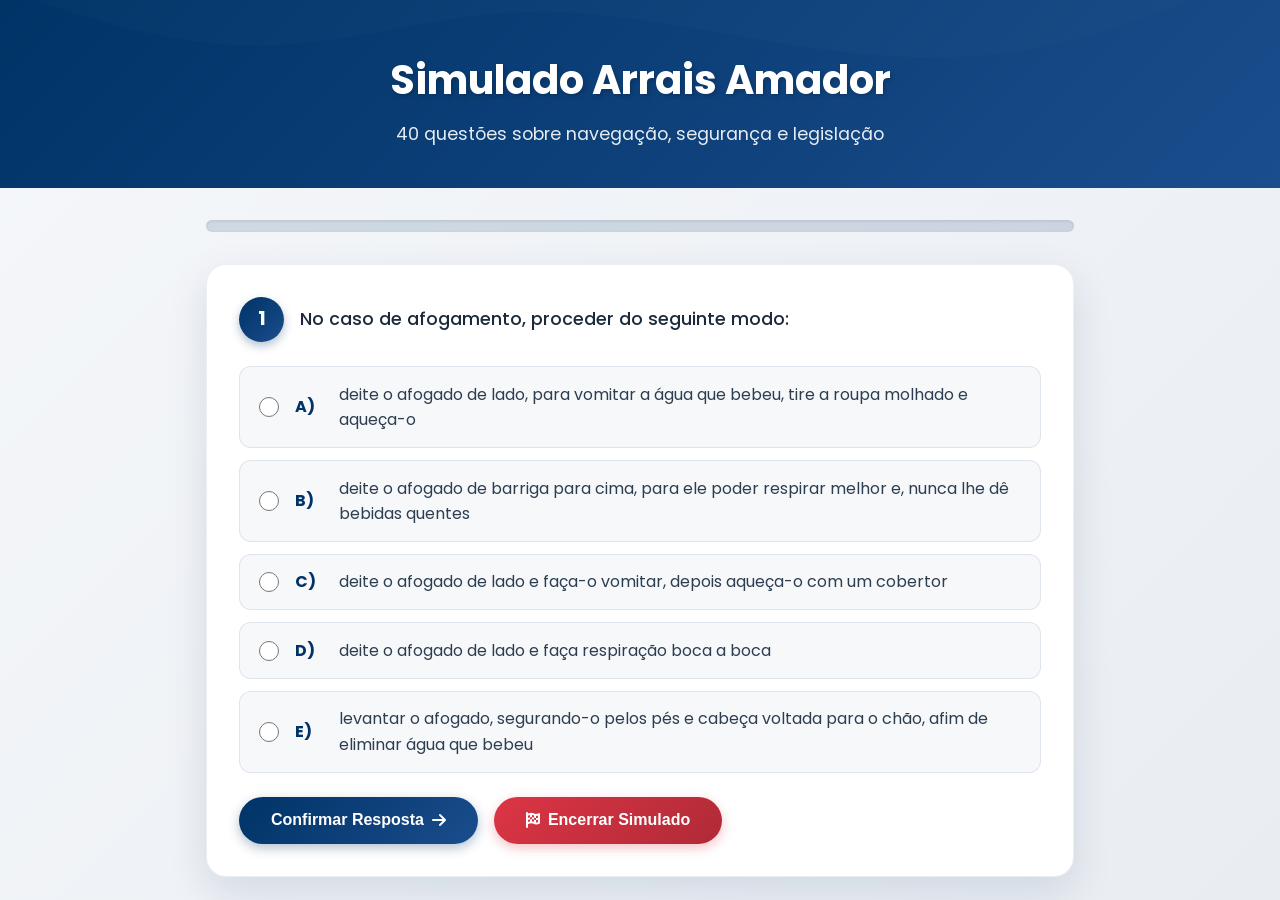
<file: simulado9.html>
<!DOCTYPE html>
<html lang="pt-BR">

<head>
    <meta charset="UTF-8">
    <meta name="viewport" content="width=device-width, initial-scale=1.0">
    <title>Simulado Arrais Amador | 40 Questões - Navegação e Segurança</title>
    <link rel="stylesheet" href="https://cdnjs.cloudflare.com/ajax/libs/font-awesome/6.4.0/css/all.min.css">
    <link href="https://fonts.googleapis.com/css2?family=Poppins:wght@300;400;500;600;700&display=swap" rel="stylesheet">
    <style>
        * {
            margin: 0;
            padding: 0;
            box-sizing: border-box;
        }

        body {
            font-family: 'Poppins', sans-serif;
            background: linear-gradient(135deg, #f5f7fa 0%, #e9edf2 100%);
            color: #2c3e50;
            line-height: 1.6;
            min-height: 100vh;
        }

        .container {
            max-width: 1200px;
            margin: 0 auto;
            padding: 0 1.5rem;
        }

        .hero {
            position: relative;
            background: linear-gradient(135deg, #003366, #1a4d8c);
            padding: 3rem 0 2.5rem;
            overflow: hidden;
        }

        .hero-overlay {
            position: absolute;
            top: 0;
            left: 0;
            right: 0;
            bottom: 0;
            background: url('data:image/svg+xml,<svg xmlns="http://www.w3.org/2000/svg" viewBox="0 0 1440 320"><path fill="rgba(255,255,255,0.05)" d="M0,96L48,112C96,128,192,160,288,160C384,160,480,128,576,122.7C672,117,768,139,864,154.7C960,171,1056,181,1152,165.3C1248,149,1344,107,1392,85.3L1440,64L1440,0L1392,0C1344,0,1248,0,1152,0C1056,0,960,0,864,0C768,0,672,0,576,0C480,0,384,0,288,0C192,0,96,0,48,0L0,0Z"></path></svg>') no-repeat bottom;
            background-size: cover;
            opacity: 0.3;
        }

        .hero-content {
            position: relative;
            z-index: 2;
            text-align: center;
            color: white;
        }

        .hero h1 {
            font-size: 2.5rem;
            font-weight: 700;
            margin-bottom: 0.5rem;
            text-shadow: 2px 2px 4px rgba(0,0,0,0.2);
        }

        .hero-subtitle {
            font-size: 1.1rem;
            opacity: 0.9;
        }

        .simulado-container {
            max-width: 900px;
            margin: 2rem auto;
            padding: 0 1rem;
        }

        .progress-container {
            background: rgba(0, 51, 102, 0.15);
            border-radius: 50px;
            height: 12px;
            margin-bottom: 2rem;
            overflow: hidden;
            box-shadow: inset 0 1px 3px rgba(0,0,0,0.1);
        }

        .progress-bar {
            height: 100%;
            background: linear-gradient(90deg, #003366, #ffcc00);
            width: 0%;
            transition: width 0.4s ease;
            border-radius: 50px;
        }

        .question-card {
            background: white;
            border-radius: 20px;
            padding: 2rem;
            margin-bottom: 1.5rem;
            box-shadow: 0 15px 40px rgba(0, 51, 102, 0.12);
            border: 1px solid rgba(0, 51, 102, 0.08);
            transition: transform 0.3s ease, box-shadow 0.3s ease;
        }

        .question-card:hover {
            transform: translateY(-3px);
            box-shadow: 0 20px 45px rgba(0, 51, 102, 0.15);
        }

        .question-header {
            display: flex;
            align-items: center;
            gap: 1rem;
            margin-bottom: 1.5rem;
            flex-wrap: wrap;
        }

        .question-number {
            background: linear-gradient(135deg, #003366, #1a4d8c);
            color: white;
            width: 45px;
            height: 45px;
            border-radius: 50%;
            display: flex;
            align-items: center;
            justify-content: center;
            font-weight: 700;
            font-size: 1.2rem;
            flex-shrink: 0;
            box-shadow: 0 4px 10px rgba(0,51,102,0.3);
        }

        .question-text {
            font-size: 1.1rem;
            font-weight: 500;
            color: #1a2a3a;
            line-height: 1.4;
            flex: 1;
        }

        .options-list {
            list-style: none;
            margin: 1.5rem 0;
        }

        .option-item {
            margin-bottom: 0.75rem;
        }

        .option-label {
            display: flex;
            align-items: center;
            padding: 0.9rem 1.2rem;
            background: rgba(0, 51, 102, 0.03);
            border: 1px solid rgba(0, 51, 102, 0.1);
            border-radius: 12px;
            cursor: pointer;
            transition: all 0.25s ease;
            gap: 1rem;
        }

        .option-label:hover {
            background: rgba(0, 51, 102, 0.08);
            border-color: #003366;
            transform: translateX(5px);
        }

        .option-input {
            width: 20px;
            height: 20px;
            cursor: pointer;
            accent-color: #003366;
            flex-shrink: 0;
        }

        .option-letter {
            font-weight: 700;
            color: #003366;
            min-width: 28px;
            font-size: 1rem;
        }

        .feedback {
            padding: 1.2rem 1.5rem;
            border-radius: 12px;
            margin-top: 1.5rem;
            display: none;
            animation: fadeIn 0.4s ease;
        }

        .correct {
            background: linear-gradient(135deg, rgba(40,167,69,0.1), rgba(40,167,69,0.05));
            border-left: 4px solid #28a745;
        }

        .incorrect {
            background: linear-gradient(135deg, rgba(220,53,69,0.1), rgba(220,53,69,0.05));
            border-left: 4px solid #dc3545;
        }

        .feedback-title {
            font-weight: 700;
            margin-bottom: 0.5rem;
            display: flex;
            align-items: center;
            gap: 0.5rem;
        }

        .feedback-text {
            line-height: 1.5;
            color: #2c3e50;
        }

        .button-container {
            display: flex;
            gap: 1rem;
            margin-top: 1.5rem;
            flex-wrap: wrap;
        }

        .next-btn, .end-btn {
            padding: 0.9rem 2rem;
            border-radius: 50px;
            font-weight: 600;
            cursor: pointer;
            transition: all 0.3s ease;
            font-size: 1rem;
            display: inline-flex;
            align-items: center;
            gap: 0.5rem;
            border: none;
        }

        .next-btn {
            background: linear-gradient(135deg, #003366, #1a4d8c);
            color: white;
            box-shadow: 0 4px 12px rgba(0,51,102,0.3);
        }

        .next-btn:hover {
            transform: translateY(-2px);
            box-shadow: 0 8px 20px rgba(0,51,102,0.4);
        }

        .end-btn {
            background: linear-gradient(135deg, #dc3545, #b02a37);
            color: white;
            box-shadow: 0 4px 12px rgba(220,53,69,0.3);
        }

        .end-btn:hover {
            transform: translateY(-2px);
            box-shadow: 0 8px 20px rgba(220,53,69,0.4);
        }

        .results-container {
            background: white;
            border-radius: 24px;
            padding: 3rem;
            text-align: center;
            box-shadow: 0 20px 45px rgba(0, 51, 102, 0.15);
            display: none;
            animation: fadeIn 0.5s ease;
        }

        .results-title {
            font-size: 2rem;
            color: #003366;
            margin-bottom: 1rem;
        }

        .score {
            font-size: 3.5rem;
            font-weight: 800;
            background: linear-gradient(135deg, #003366, #ffcc00);
            -webkit-background-clip: text;
            background-clip: text;
            color: transparent;
            margin: 1rem 0;
        }

        .result-message {
            font-size: 1.1rem;
            line-height: 1.6;
            max-width: 600px;
            margin: 0 auto 1.5rem;
            color: #2c3e50;
        }

        .restart-btn {
            background: linear-gradient(135deg, #ffcc00, #e6b800);
            color: #003366;
            border: none;
            padding: 1rem 2.5rem;
            border-radius: 50px;
            font-weight: 700;
            cursor: pointer;
            transition: all 0.3s ease;
            font-size: 1rem;
            display: inline-flex;
            align-items: center;
            gap: 0.5rem;
        }

        .restart-btn:hover {
            transform: translateY(-2px);
            box-shadow: 0 8px 20px rgba(255,204,0,0.4);
        }

        @keyframes fadeIn {
            from {
                opacity: 0;
                transform: translateY(15px);
            }
            to {
                opacity: 1;
                transform: translateY(0);
            }
        }

        @media (max-width: 768px) {
            .simulado-container {
                padding: 0 0.8rem;
            }
            .question-card {
                padding: 1.2rem;
            }
            .question-text {
                font-size: 1rem;
            }
            .next-btn, .end-btn {
                padding: 0.7rem 1.5rem;
                font-size: 0.9rem;
            }
            .hero h1 {
                font-size: 1.8rem;
            }
        }
    </style>
</head>

<body>
    <header class="hero">
        <div class="hero-overlay"></div>
        <div class="container">
            <div class="hero-content">
                <h1>Simulado Arrais Amador</h1>
                <p class="hero-subtitle">40 questões sobre navegação, segurança e legislação</p>
            </div>
        </div>
    </header>

    <main>
        <div class="simulado-container">
            <div class="progress-container">
                <div class="progress-bar" id="progressBar"></div>
            </div>

            <div id="questionsContainer"></div>

            <div id="resultsContainer" class="results-container">
                <div class="results-title"><i class="fas fa-anchor"></i> Resultado Final</div>
                <div class="score" id="finalScore">0/40</div>
                <div class="result-message" id="resultMessage"></div>
                <button class="restart-btn" id="restartBtn"><i class="fas fa-sync-alt"></i> Refazer Simulado</button>
            </div>
        </div>
    </main>

    <script>
        // 40 novas questões extraídas do arquivo .txt
        const questions = [
            {
                        "text": "No caso de afogamento, proceder do seguinte modo:",
                        "options": [
                                    "deite o afogado de lado, para vomitar a água que bebeu, tire a roupa molhado e aqueça-o",
                                    "deite o afogado de barriga para cima, para ele poder respirar melhor e, nunca lhe dê bebidas quentes",
                                    "deite o afogado de lado e faça-o vomitar, depois aqueça-o com um cobertor",
                                    "deite o afogado de lado e faça respiração boca a boca",
                                    "levantar o afogado, segurando-o pelos pés e cabeça voltada para o chão, afim de eliminar água que bebeu"
                        ],
                        "correct": "A"
            },
            {
                        "text": "No balizamento fluvial e lacustre que exija sinais luminosos, os da margem esquerda exibirão:",
                        "options": [
                                    "Luz mista",
                                    "Luz encarnada",
                                    "Luz branca",
                                    "Luz verde",
                                    "Luz amarela"
                        ],
                        "correct": "B"
            },
            {
                        "text": "Como se chama o dispositivo utilizado para ajudar na faina de pegar a boia para amarrar uma embarcação?",
                        "options": [
                                    "defensa",
                                    "croque",
                                    "anilha",
                                    "vareta",
                                    "olhal"
                        ],
                        "correct": "B"
            },
            {
                        "text": "Os extintores de espuma são utilizados em:",
                        "options": [
                                    "incêndios em líquidos inflamáveis",
                                    "incêndios da classe A",
                                    "incêndios em materiais elétricos",
                                    "incêndios em materiais sólidos inflamáveis",
                                    "materiais pirofográficos"
                        ],
                        "correct": "A"
            },
            {
                        "text": "Quais os documentos necessários, para se tripular uma embarcação de esporte e recreio, com profissionais da Marinha Mercante:",
                        "options": [
                                    "Cartão de Lotação e registro no Tribunal Maritimo",
                                    "Registro da embarcação, na DPC, e registro de propriedade, no Tribunal Maritimo",
                                    "Cartão de Tripulação de Segurança e rol de equipagem ou rol portuário",
                                    "Os que a Capitania dos Portos determinar, de acordo com sua regulamentação interna",
                                    "Título da Embarcação"
                        ],
                        "correct": "C"
            },
            {
                        "text": "De acordo com a Regra 6 do RIPEAM, assinale a opção que NÃO corresponde um fator que deve ser considerado por todas as embarcações ao determinar-se a velocidade de segurança:",
                        "options": [
                                    "densidade do tráfego, inclusive as concentrações de pesqueiros ou quaisquer outras embarcações",
                                    "A capacidade de manobra da embarcação, com atenção especial quanto a sua distância de parada e as suas qualidades de giro nas condições predominantes",
                                    "a presença, a noite de Luzes, tais como Luzes da costa ou reflexos da Luzes da própria embarcação",
                                    "grau de visibilidade",
                                    "a potência máxima do motor da embarcação"
                        ],
                        "correct": "E"
            },
            {
                        "text": "O amador terá sua habilitação cassada quando:",
                        "options": [
                                    "reincidir em navegação em área proibida",
                                    "cometer mais de uma infração sujeita à multa",
                                    "conduzir a embarcação, sem a devida habilitação",
                                    "utilizar a embarcação para a prática de crime, já tendo sido apanhado pela Inspeção naval.",
                                    "ter esquecido de renovar a carteira de habilitação"
                        ],
                        "correct": "D"
            },
            {
                        "text": "Para se fundear com corrente e vento, deve-se:",
                        "options": [
                                    "aproar ao vento, caso a embarcação tenha uma estrutura alta no convés",
                                    "sempre aproar ao que estiver mais forte",
                                    "aproar a corrente, independente do vento",
                                    "fundear, independente do efeito do vento ou da corrente",
                                    "acelerar rapidamente até a âncora prender"
                        ],
                        "correct": "A"
            },
            {
                        "text": "Qual das condições abaixo não é necessária para caracterizar um bom fundeadouro?",
                        "options": [
                                    "ser abrigado de ventos, correntes e ondas",
                                    "ter um espaço limitado para não se fundear fora da área permitida",
                                    "ter uma profundidade adequada ao fundeio",
                                    "ter um fundo de boa tença",
                                    "ter um fundo sem declividade"
                        ],
                        "correct": "B"
            },
            {
                        "text": "O registro da embarcação é feito no (a):",
                        "options": [
                                    "Capitania dos Portos ou órgãos subordinados, com a emissão do Registro de Propriedade (RP)",
                                    "DPC, com a emissão do Certificado de Registro de Embarcação (CRE)",
                                    "Tribunal Maritimo, e com a expedição da Provisão de Registro de Propriedade Marítima (PRPM)",
                                    "órgão de inscrição onde será emitido, além do Certificado de Inscrição, o Certificado de Registro de Propriedade Marítima (CRPM)",
                                    "Somente nas Capitanias"
                        ],
                        "correct": "C"
            },
            {
                        "text": "É o nó usado, principalmente para unir cabos de diferentes bitolas:",
                        "options": [
                                    "volta falida",
                                    "nó de escota",
                                    "nó direito",
                                    "lais de guia",
                                    "nó de azelha"
                        ],
                        "correct": "B"
            },
            {
                        "text": "No caso de fratura de antebraço, podemos imobilizá-lo com:",
                        "options": [
                                    "material flexível",
                                    "material de borracha sintética",
                                    "tiras de pano amarradas no pescoço",
                                    "tábua, papelão ou jornal grosso",
                                    "gazes amarrados com borrachas"
                        ],
                        "correct": "D"
            },
            {
                        "text": "O que deve ser amarrado na bola circular, para facilitar o resgate de alguém, que caiu na água?",
                        "options": [
                                    "uma retinida com pinha na ponta",
                                    "um foguete pirotécnico",
                                    "um cabo flutuante com alça de mão",
                                    "uma caixa de primeiros socorros",
                                    "uma corda dobrada ao meio"
                        ],
                        "correct": "C"
            },
            {
                        "text": "Uma embarcação com um hélice, com rotação direita, com leme a bombordo, com seguimento e hélice em marcha avante, a proa guinará para:",
                        "options": [
                                    "bombordo",
                                    "boreste",
                                    "bombordo lentamente",
                                    "boreste rapidamente",
                                    "qualquer bordo"
                        ],
                        "correct": "A"
            },
            {
                        "text": "Normalmente não ocorrerá chama quando a quantidade de oxigênio no ar for inferior a:",
                        "options": [
                                    "36%",
                                    "26%",
                                    "16%",
                                    "20%",
                                    "50%"
                        ],
                        "correct": "C"
            },
            {
                        "text": "Para segurança da embarcação, devemos proceder diversas verificações, antes de sairmos para navegar, exceto:",
                        "options": [
                                    "verificar as luzes de navegação",
                                    "verificar se a embarcação está com as acomodações limpas e arrumadas",
                                    "verificar os equipamentos de salvatagem",
                                    "verificar os equipamentos de combate a incêndio",
                                    "verificar o combustível necessário para a singradura"
                        ],
                        "correct": "B"
            },
            {
                        "text": "Para que servem os símbolos e abreviaturas das cartas náuticas?",
                        "options": [
                                    "para facilitar somente a identificação de pedras, perigos, cascos soçobrados, bancos de areia e altos fundos",
                                    "para facilitar somente a identificação de pontos notáveis, tais como igrejas, construções estações de rádio e morros",
                                    "para auxiliar o navegador somente na identificação das informações de qualidade do fundo setores de visibilidade de faróis, linhas isobatimétricas e isogônicas",
                                    "para padronizar a utilização e a interpretação das informações contidas nas cartas náuticas",
                                    "para o comandante comunicar-se com embarcações de outros países"
                        ],
                        "correct": "D"
            },
            {
                        "text": "O objetivo principal dos sinais especiais é:",
                        "options": [
                                    "indicar uma área ou peculiaridade mencionada em documentos náuticos",
                                    "orientar a navegação interior",
                                    "indicar áreas de regata",
                                    "indicar área navegável",
                                    "orientar a navegação em mar aberto"
                        ],
                        "correct": "A"
            },
            {
                        "text": "Para que serve o barômetro? Qual é o tipo mais utilizado a bordo?",
                        "options": [
                                    "mede pressão atmosférica ao nível do mar. O tipo mais usado é o barômetro aneroide.",
                                    "temperatura ambiente",
                                    "temperatura da água",
                                    "direção e força do vento",
                                    "umidade relativa do ar"
                        ],
                        "correct": "A"
            },
            {
                        "text": "Uma embarcação à vela tem preferência em relação à:",
                        "options": [
                                    "uma embarcação com capacidade de manobra restrita",
                                    "uma embarcação engajada na pesca",
                                    "uma embarcação sem governo",
                                    "uma embarcação a motor",
                                    "engajada em operação de varredura de minas"
                        ],
                        "correct": "D"
            },
            {
                        "text": "Devemos nadar, para nos afastar da embarcação acidentada, o mais rápido possível. Para isso devemos:",
                        "options": [
                                    "nadar contra a correnteza e, se for o caso, por baixo d'água, até afastarmos o risco de óleo, na superfície",
                                    "nadar na superfície, com o rosto sempre para cima",
                                    "nadar de costas para as ondas ou marolas",
                                    "nadar espalhando o óleo, que esteja pegando fogo, e respirando o mais rápido que pudermos",
                                    "abrigar-se em baixo da embarcação acidentada"
                        ],
                        "correct": "A"
            },
            {
                        "text": "Para fratura na perna, eu posso prender madeiras compridas, por meio de tiras de pano ou cintos, com a perna:",
                        "options": [
                                    "na posição que quebrou",
                                    "dobrada",
                                    "em qualquer posição",
                                    "esticada",
                                    "dobrada e amarrada ao meio"
                        ],
                        "correct": "D"
            },
            {
                        "text": "A infração ao RLESTA e seu autor material serão constatados:",
                        "options": [
                                    "somente no momento em que for praticado a infração",
                                    "24 horas depois de praticado a infração",
                                    "are 15 dias após ter praticado a infração",
                                    "no momento em que se praticou a infração, mediante apuração ou por inquérito administrativo",
                                    "1 ano após o ocorrido"
                        ],
                        "correct": "D"
            },
            {
                        "text": "É uma atitude passível de apreensão da carteira de habilitação do amador:",
                        "options": [
                                    "utilizar a embarcação em local proibido",
                                    "conduzir a embarcação, sem habilitação no bolso",
                                    "utilizar a embarcação para a prática de crime",
                                    "não ter a bordo a dotação completa de salvatagem",
                                    "estar com o Seguro (DEPEM) vencido"
                        ],
                        "correct": "C"
            },
            {
                        "text": "O balizamento de interior de porto obedecerá a regras definidas e deverá ser utilizado, pelo navegante, como:",
                        "options": [
                                    "uma rota a ser seguida obrigatoriamente por qualquer embarcação",
                                    "uma separação de locais e zonas de tráfego dos canais",
                                    "apenas um auxílio nas manobras de socorro de embarcações, em águas restritas",
                                    "orientação para uma navegação segura",
                                    "uma orientação para as embarcações de médio porte apenas"
                        ],
                        "correct": "D"
            },
            {
                        "text": "As ocorrências de viagem, bem como as saídas entradas embarcações não filiadas a clubes náuticos e marinas organizadas, devem ser comunicadas a Capitania dos Portos pelo (a):",
                        "options": [
                                    "responsável pela viagem",
                                    "clube náutico mais próximo",
                                    "pessoa que for conduzir a embarcação",
                                    "proprietário das entidades náuticas",
                                    "proprietário ou responsável pela embarcação"
                        ],
                        "correct": "E"
            },
            {
                        "text": "E correto afirmar, sobre a salvaguarda da vida humana, de acordo com a NORMAM:",
                        "options": [
                                    "toda embarcação nacional deverá possuir os recursos necessários para salvamento e salvatagem a bordo, os quais são definidos e homologados pela DHN",
                                    "alguns recursos relativos à salvaguarda da vida no mar, podem ser dispensados, a critério do Ministério da Marinha, desde que previstos na Convenção Internacional para Salvaguarda da Vida humana no Mar",
                                    "todo material equipamento destinado à segurança da embarcação, tripulante, passageiro e profissional não tripulante, tem de ser previamente aprovado pela DPC",
                                    "a Salvaguarda da Vita Humana no Mar é legislada por uma convenção internacional",
                                    "Salvaguarda da Vida Humana é de responsabilidade de cada país individualmente"
                        ],
                        "correct": "C"
            },
            {
                        "text": "São agentes extintores:",
                        "options": [
                                    "agua, CO2 e espuma",
                                    "cobertores, gás hélio e CO",
                                    "gás hélio e gasolina",
                                    "gases em geral",
                                    "gás hélio e halon"
                        ],
                        "correct": "A"
            },
            {
                        "text": "Como aplicar o torniquete?",
                        "options": [
                                    "utilizando um pano grande sobre pressão, no local da hemorragia",
                                    "utilizando uma madeira amarrada no local, por tiras de pano grosso",
                                    "utilizando qualquer material isolante, para ser aplicado, juntamente com uma pomada anti-inflamatória",
                                    "amarrando um pedaço de borracha num pedaço de madeira e apertando com bastante força",
                                    "utilizando um pano largo e um pedaço de madeira que se fixará ao pano, por meio de um nó e torcendo a madeira, a pressão interromperá a hemorragia"
                        ],
                        "correct": "E"
            },
            {
                        "text": "No balizamento de uma hidrovia observou-se um sinal 'H' numa placa, à margem do rio, que significa:",
                        "options": [
                                    "seguir margem",
                                    "trocar de margem",
                                    "seguir meia do canal",
                                    "bifurcação de canal",
                                    "estreitamento de canal"
                        ],
                        "correct": "C"
            },
            {
                        "text": "Em uma embarcação atracada, em que situação precisamos manter alguém cuidando das espias para ir aumentando ou diminuindo o seu comprimento:",
                        "options": [
                                    "quando estiver em locais com boa mare de sizígia",
                                    "quando estiver em locais de grande amplitude de maré",
                                    "quando estiver em locais de pequena amplitude de maré",
                                    "quando estiver em locais com poucas ondas, porém com grande correnteza",
                                    "quando estiver em locais estreitos, com grande correnteza e com baixa maré de sizígia"
                        ],
                        "correct": "B"
            },
            {
                        "text": "As luzes de bordos, de mastro e de alcançado são:",
                        "options": [
                                    "setorizadas para melhor identificar o movimento da embarcação, à noite",
                                    "circulares",
                                    "circulares brancas",
                                    "de acordo com o tipo de embarcação",
                                    "fixadas sempre em locais visíveis em 360°"
                        ],
                        "correct": "A"
            },
            {
                        "text": "Considerando as áreas seletivas para navegação, definidas pela NORMAM 211 (antiga NORMAM 3), as embarcações utilizando propulsão a remo ou à vela poderão trafegar a partir de:",
                        "options": [
                                    "150m da linha base",
                                    "100m da linha base",
                                    "200m da linha base",
                                    "300m da linha base",
                                    "nenhuma das alternativas"
                        ],
                        "correct": "B"
            },
            {
                        "text": "Os sinais cardinais são utilizados em várias situações, exceto:",
                        "options": [
                                    "indicar o quadrante onde passaremos com a embarcação",
                                    "indicar o quadrante seguro para se navegar",
                                    "delimitar a área em que o navegador deve Limitar a passar",
                                    "chamar a atenção de um ponto notável",
                                    "indicar que as aguas mais profundas estão no quadrante designado"
                        ],
                        "correct": "C"
            },
            {
                        "text": "Como se chama o gancho de metal com cabo de madeira, utilizado para recolher objetos que venham a cair na agua:",
                        "options": [
                                    "gancho",
                                    "croque",
                                    "bolina",
                                    "remo",
                                    "fisga"
                        ],
                        "correct": "B"
            },
            {
                        "text": "O efeito máximo do leme na prática é obtido com uma inclinação da porta em relação a quilha de:",
                        "options": [
                                    "60°",
                                    "90°",
                                    "45°",
                                    "35°",
                                    "70°"
                        ],
                        "correct": "D"
            },
            {
                        "text": "O holofote pode ser utilizado:",
                        "options": [
                                    "em canais de tráfego intenso para evitar colisão, à noite",
                                    "em rios estreitos para à noite, iluminar curvas",
                                    "para se navegar no porto quando estiver com visibilidade restrita",
                                    "para sinalizar que a embarcação se encontra em perigo",
                                    "para sinalizar a intenção de manobra"
                        ],
                        "correct": "B"
            },
            {
                        "text": "Em curvas de rios ou canais estreitos onde a visibilidade é prejudicada, eu posso dar:",
                        "options": [
                                    "dois apitos curtos para chamar atenção",
                                    "um apito longo seguido de um apito curto para indicar que vou fazer a curva",
                                    "dois apitos longos para indicar que vou fazer a curva",
                                    "uma guinada para o bordo contrário para melhorar o ângulo de visão",
                                    "um apito longo para chamar atenção"
                        ],
                        "correct": "E"
            },
            {
                        "text": "Uma embarcação com um hélice, com rotação direita, com leme a boreste, com seguimento e hélice em marcha a ré, a proa guinará para:",
                        "options": [
                                    "bombordo",
                                    "boreste rapidamente",
                                    "boreste lentamente",
                                    "bombordo lentamente",
                                    "qualquer bordo"
                        ],
                        "correct": "C"
            },
            {
                        "text": "Quem é o proprietário da embarcação de esporte e recreio?",
                        "options": [
                                    "pessoa que inscreveu ou registrou a embarcação em seu nome",
                                    "pessoa que comprou a embarcação",
                                    "pessoa que conduz a embarcação",
                                    "pessoa responsável pela embarcação",
                                    "pessoa que deu entrada nos documentos na Capitania dos Portos"
                        ],
                        "correct": "A"
            }
];

        const totalQuestions = questions.length;
        let currentQuestion = 1;
        let score = 0;
        let questionsAnswered = 0;
        let userAnswers = {};
        let userCorrect = {};

        function renderQuestions() {
            const container = document.getElementById('questionsContainer');
            container.innerHTML = '';
            
            questions.forEach((q, idx) => {
                const questionNumber = idx + 1;
                const optionsLetters = ['A', 'B', 'C', 'D', 'E'];
                
                const card = document.createElement('div');
                card.className = 'question-card';
                card.id = `question${questionNumber}`;
                if (questionNumber !== 1) card.style.display = 'none';
                
                card.innerHTML = `
                    <div class="question-header">
                        <div class="question-number">${questionNumber}</div>
                        <div class="question-text">${q.text}</div>
                    </div>
                    <ul class="options-list">
                        ${q.options.map((opt, optIdx) => `
                            <li class="option-item">
                                <label class="option-label">
                                    <input type="radio" name="q${questionNumber}" value="${optionsLetters[optIdx]}" class="option-input">
                                    <span class="option-letter">${optionsLetters[optIdx]})</span>
                                    <span>${opt}</span>
                                </label>
                            </li>
                        `).join('')}
                    </ul>
                    <div class="feedback" id="feedback${questionNumber}">
                        <div class="feedback-title"><i class="fas fa-check-circle"></i> <span>Resposta</span></div>
                        <div class="feedback-text"></div>
                    </div>
                    <div class="button-container">
                        <button class="next-btn" data-q="${questionNumber}">Confirmar Resposta <i class="fas fa-arrow-right"></i></button>
                        <button class="end-btn" data-q="${questionNumber}"><i class="fas fa-flag-checkered"></i> Encerrar Simulado</button>
                    </div>
                `;
                container.appendChild(card);
            });
            
            attachEvents();
        }

        function attachEvents() {
            document.querySelectorAll('.next-btn').forEach(btn => {
                btn.removeEventListener('click', handleNextClick);
                btn.addEventListener('click', handleNextClick);
            });
            
            document.querySelectorAll('.end-btn').forEach(btn => {
                btn.removeEventListener('click', handleEndClick);
                btn.addEventListener('click', handleEndClick);
            });
        }

        function handleNextClick(e) {
            const btn = e.currentTarget;
            const qNum = parseInt(btn.getAttribute('data-q'));
            checkAnswer(qNum);
        }

        function handleEndClick() {
            forceShowResults();
        }

        function checkAnswer(questionNumber) {
            const selectedRadio = document.querySelector(`input[name="q${questionNumber}"]:checked`);
            const feedback = document.getElementById(`feedback${questionNumber}`);
            const correctLetter = questions[questionNumber - 1].correct;
            
            if (!selectedRadio) {
                alert("Por favor, selecione uma resposta antes de continuar.");
                return;
            }
            
            const selectedLetter = selectedRadio.value;
            const isCorrect = (selectedLetter === correctLetter);
            
            if (!userAnswers[questionNumber]) {
                userAnswers[questionNumber] = selectedLetter;
                questionsAnswered++;
                if (isCorrect) {
                    score++;
                    userCorrect[questionNumber] = true;
                } else {
                    userCorrect[questionNumber] = false;
                }
                updateProgress();
            }
            
            if (isCorrect) {
                feedback.className = "feedback correct";
                feedback.querySelector('.feedback-title').innerHTML = '<i class="fas fa-check-circle"></i> <span>Resposta Correta</span>';
                feedback.querySelector('.feedback-text').innerHTML = `Alternativa <strong>${selectedLetter}</strong> está correta!`;
            } else {
                feedback.className = "feedback incorrect";
                feedback.querySelector('.feedback-title').innerHTML = '<i class="fas fa-times-circle"></i> <span>Resposta Incorreta</span>';
                feedback.querySelector('.feedback-text').innerHTML = `Alternativa correta: <strong>${correctLetter}</strong>.`;
            }
            feedback.style.display = "block";
            
            const nextBtn = document.querySelector(`#question${questionNumber} .next-btn`);
            if (questionNumber === totalQuestions) {
                nextBtn.innerHTML = 'Ver Resultados <i class="fas fa-chart-line"></i>';
                const newNextBtn = nextBtn.cloneNode(true);
                nextBtn.parentNode.replaceChild(newNextBtn, nextBtn);
                newNextBtn.addEventListener('click', function() {
                    showResults();
                });
            } else {
                nextBtn.innerHTML = 'Próxima Questão <i class="fas fa-arrow-right"></i>';
                const newNextBtn = nextBtn.cloneNode(true);
                nextBtn.parentNode.replaceChild(newNextBtn, nextBtn);
                newNextBtn.addEventListener('click', function() {
                    goToNextQuestion(questionNumber);
                });
            }
        }
        
        function goToNextQuestion(currentNum) {
            document.getElementById(`question${currentNum}`).style.display = 'none';
            const nextNum = currentNum + 1;
            if (nextNum <= totalQuestions) {
                document.getElementById(`question${nextNum}`).style.display = 'block';
                const nextBtn = document.querySelector(`#question${nextNum} .next-btn`);
                if (nextBtn && !userAnswers[nextNum]) {
                    const newNextBtn = nextBtn.cloneNode(true);
                    nextBtn.parentNode.replaceChild(newNextBtn, nextBtn);
                    newNextBtn.addEventListener('click', function() {
                        checkAnswer(nextNum);
                    });
                }
            }
        }
        
        function updateProgress() {
            const percent = (questionsAnswered / totalQuestions) * 100;
            document.getElementById('progressBar').style.width = `${percent}%`;
        }
        
        function showResults() {
            for (let i = 1; i <= totalQuestions; i++) {
                const card = document.getElementById(`question${i}`);
                if (card) card.style.display = 'none';
            }
            
            const resultsContainer = document.getElementById('resultsContainer');
            const questionsContainer = document.getElementById('questionsContainer');
            questionsContainer.style.display = 'none';
            resultsContainer.style.display = 'block';
            
            const percent = Math.round((score / totalQuestions) * 100);
            document.getElementById('finalScore').innerHTML = `${score}/${totalQuestions}`;
            
            let message = `Você respondeu ${questionsAnswered} de ${totalQuestions} questões e acertou ${score}.<br>`;
            message += `Pontuação: ${score}/${totalQuestions} (${percent}%)<br><br>`;
            
            if (percent >= 80) {
                message += "🏆 Excelente! Você está muito bem preparado para o exame de Arrais Amador.";
            } else if (percent >= 70) {
                message += "👍 Bom desempenho! Revise alguns tópicos e estará pronto.";
            } else if (percent >= 50) {
                message += "📚 Desempenho regular. Recomendamos estudar mais antes do exame oficial.";
            } else {
                message += "⚠️ Você precisa estudar mais. Revise as regras de navegação e segurança.";
            }
            
            document.getElementById('resultMessage').innerHTML = message;
        }
        
        function forceShowResults() {
            for (let i = 1; i <= totalQuestions; i++) {
                const selected = document.querySelector(`input[name="q${i}"]:checked`);
                if (selected && !userAnswers[i]) {
                    userAnswers[i] = selected.value;
                    questionsAnswered++;
                    const isCorrect = (selected.value === questions[i-1].correct);
                    userCorrect[i] = isCorrect;
                    if (isCorrect) score++;
                    
                    const feedback = document.getElementById(`feedback${i}`);
                    if (feedback && feedback.style.display !== 'block') {
                        if (isCorrect) {
                            feedback.className = "feedback correct";
                            feedback.querySelector('.feedback-title').innerHTML = '<i class="fas fa-check-circle"></i> <span>Resposta Correta</span>';
                            feedback.querySelector('.feedback-text').innerHTML = `Alternativa <strong>${selected.value}</strong> está correta!`;
                        } else {
                            feedback.className = "feedback incorrect";
                            feedback.querySelector('.feedback-title').innerHTML = '<i class="fas fa-times-circle"></i> <span>Resposta Incorreta</span>';
                            feedback.querySelector('.feedback-text').innerHTML = `Alternativa correta: <strong>${questions[i-1].correct}</strong>.`;
                        }
                        feedback.style.display = "block";
                    }
                }
            }
            updateProgress();
            showResults();
        }
        
        function restartSimulado() {
            currentQuestion = 1;
            score = 0;
            questionsAnswered = 0;
            userAnswers = {};
            userCorrect = {};
            
            const questionsContainer = document.getElementById('questionsContainer');
            const resultsContainer = document.getElementById('resultsContainer');
            
            questionsContainer.style.display = 'block';
            resultsContainer.style.display = 'none';
            
            renderQuestions();
            document.getElementById('progressBar').style.width = '0%';
        }
        
        document.addEventListener('click', function(e) {
            if (e.target.id === 'restartBtn' || e.target.parentElement?.id === 'restartBtn') {
                restartSimulado();
            }
        });
        
        document.addEventListener('DOMContentLoaded', function() {
            renderQuestions();
        });
    </script>
</body>

</html>
</file>
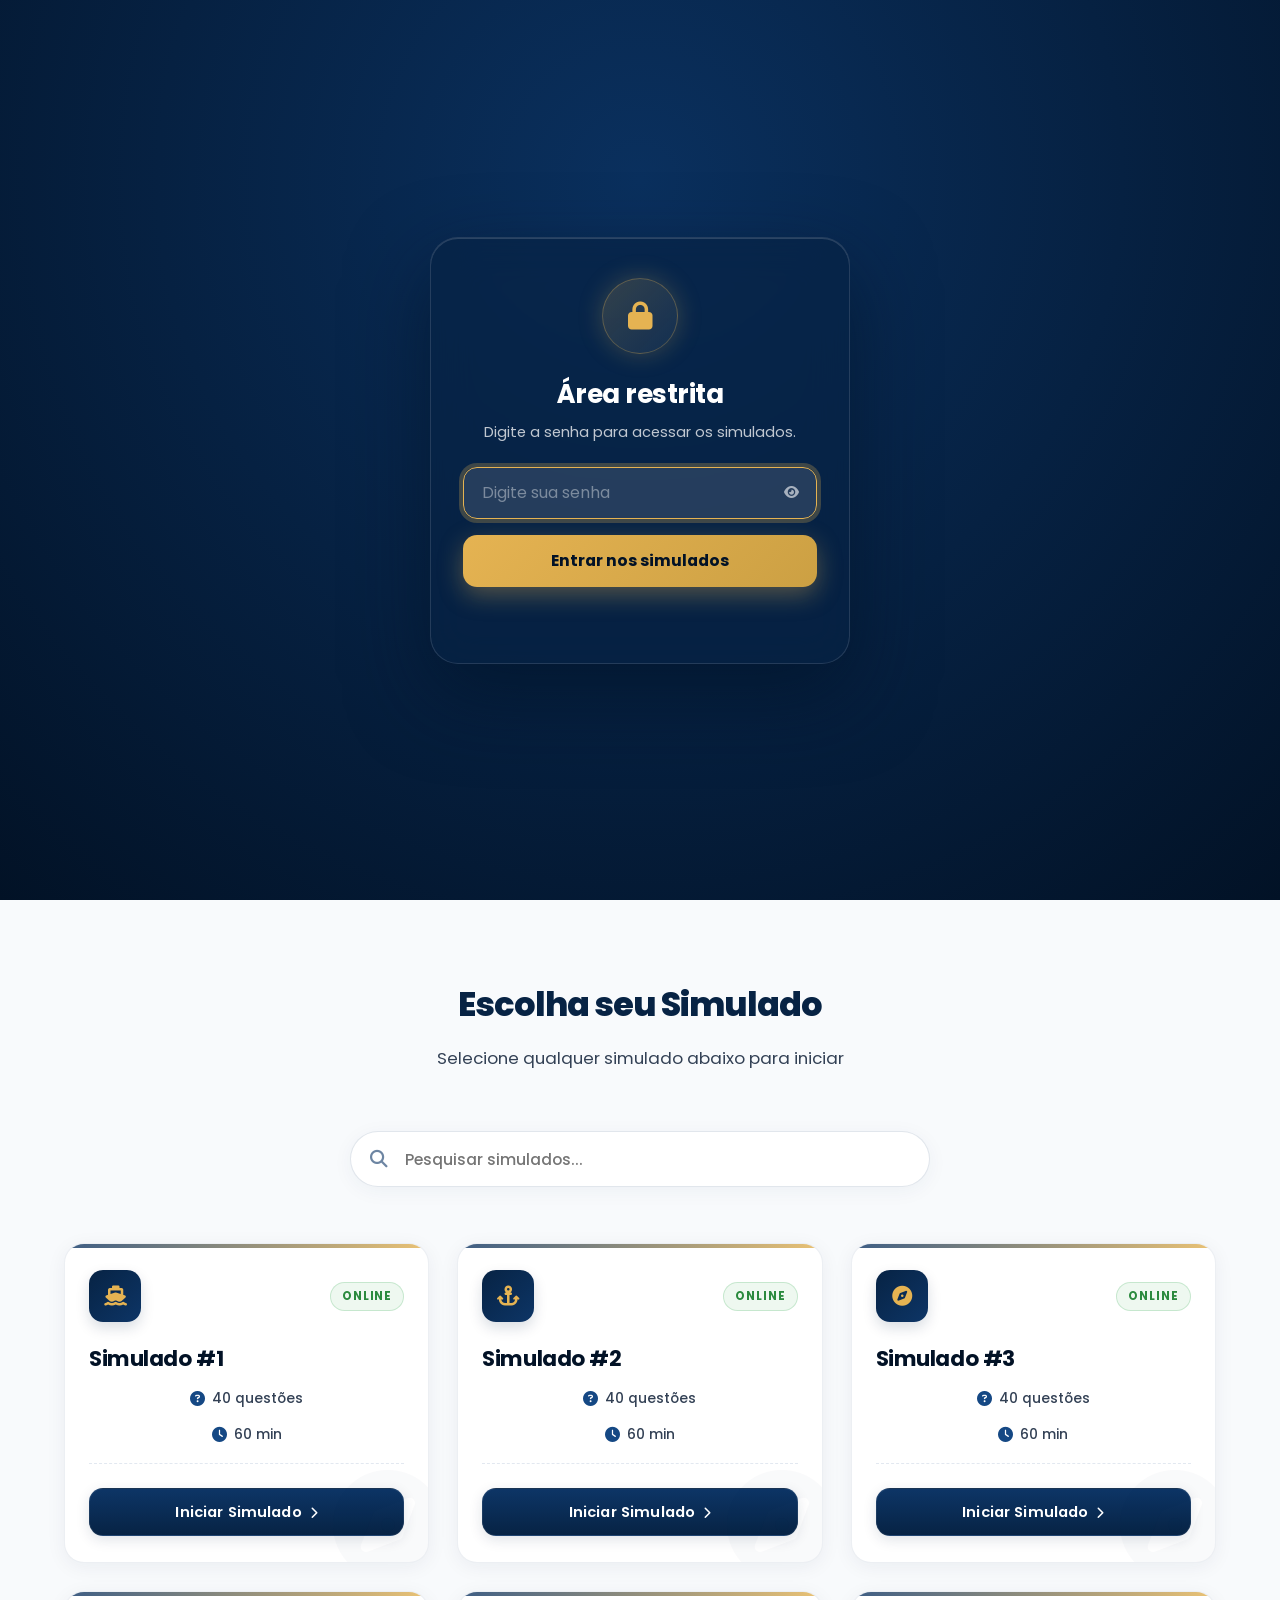
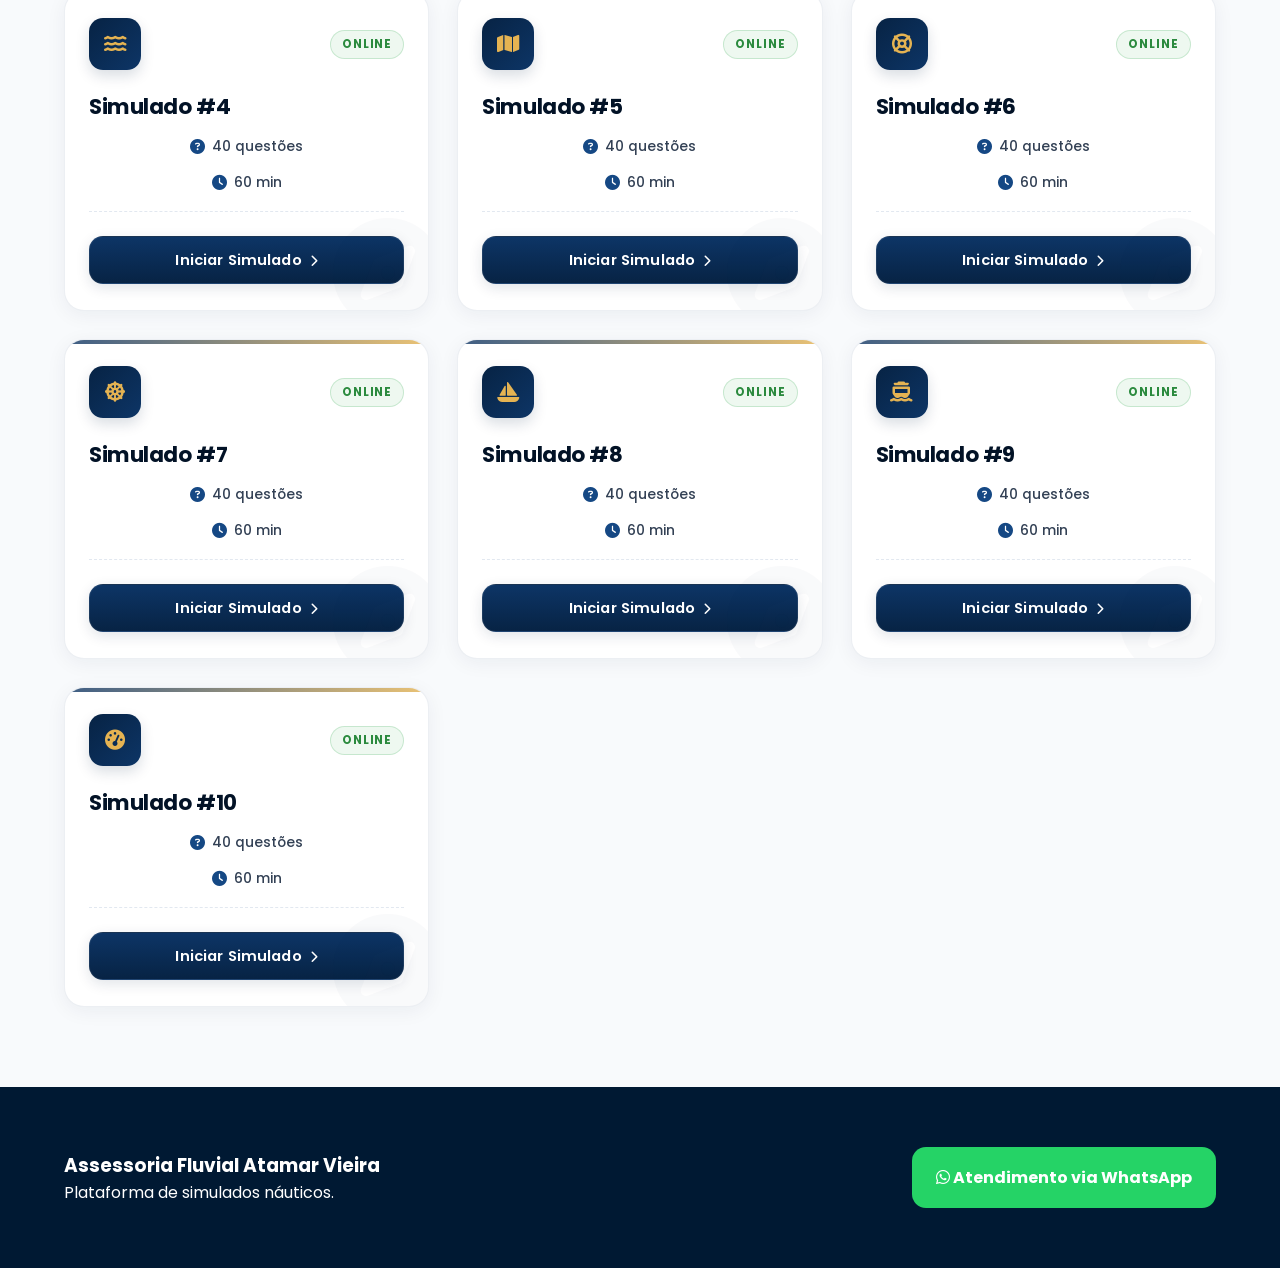
<file: simuladoapp.html>
<!DOCTYPE html>
<html lang="pt-BR">
<head>
  <meta charset="UTF-8">
  <meta name="viewport" content="width=device-width, initial-scale=1.0">
  <meta name="theme-color" content="#003366">
  <meta name="description" content="Plataforma premium de simulados náuticos da Assessoria Fluvial Atamar Vieira">

  <title>Simulados App | Assessoria Fluvial Atamar Vieira</title>

  <link rel="manifest" href="manifest.json">
  <link rel="icon" type="image/png" href="./assets/android-chrome-192x192.png">
  <link rel="apple-touch-icon" href="./assets/apple-touch-icon.png">

  <link rel="preconnect" href="https://fonts.googleapis.com">
  <link rel="preconnect" href="https://fonts.gstatic.com" crossorigin>
  <link href="https://fonts.googleapis.com/css2?family=Poppins:wght@300;400;500;600;700;800&display=swap" rel="stylesheet">

  <link rel="stylesheet" href="https://cdnjs.cloudflare.com/ajax/libs/font-awesome/6.5.2/css/all.min.css">
  <link rel="stylesheet" href="simulados.css">

  <style>
    /* --------------------------------------------------
       VARIÁVEIS GLOBAIS & DESIGN SYSTEM NÁUTICO PREMIUM
    -------------------------------------------------- */
    :root {
      --navy-950: #021226;
      --navy-900: #072344;
      --navy-800: #0d3566;
      --navy-700: #154884;
      --brass-gold: #e5b352;
      --brass-glow: rgba(229, 179, 82, 0.25);
      --marine-cyan: #48cae4;
      --slate-100: #f1f5f9;
      --slate-200: #e2e8f0;
      --slate-400: #94a3b8;
      --slate-700: #334155;
      --slate-900: #0f172a;
      --white: #ffffff;
      
      --radius-sm: 8px;
      --radius-md: 14px;
      --radius-lg: 20px;
      --radius-xl: 28px;
      
      --shadow-subtle: 0 4px 20px rgba(7, 35, 68, 0.06);
      --shadow-hover: 0 16px 36px -10px rgba(7, 35, 68, 0.16), 0 0 0 1px rgba(229, 179, 82, 0.35);
      --transition: all 0.3s cubic-bezier(0.16, 1, 0.3, 1);
    }

    body.access-locked {
      overflow: hidden;
    }

    /* --------------------------------------------------
       TELA DE ACESSO / GATE RESTRITO
    -------------------------------------------------- */
    .access-gate {
      position: fixed;
      inset: 0;
      z-index: 99999;
      display: flex;
      align-items: center;
      justify-content: center;
      padding: 24px;
      background: radial-gradient(circle at 50% 20%, #0a305e 0%, var(--navy-950) 100%);
      font-family: 'Poppins', sans-serif;
    }

    .access-gate.is-hidden {
      display: none;
    }

    .access-card {
      width: min(100%, 420px);
      padding: 40px 32px;
      border: 1px solid rgba(255, 255, 255, 0.12);
      border-radius: var(--radius-xl);
      background: rgba(7, 35, 68, 0.65);
      box-shadow: 0 30px 80px rgba(2, 18, 38, 0.6), inset 0 1px 0 rgba(255, 255, 255, 0.15);
      backdrop-filter: blur(20px);
      color: var(--white);
      text-align: center;
    }

    .access-icon {
      width: 76px;
      height: 76px;
      margin: 0 auto 20px;
      display: grid;
      place-items: center;
      border-radius: 50%;
      background: linear-gradient(135deg, rgba(229, 179, 82, 0.2), rgba(255, 255, 255, 0.05));
      border: 1px solid rgba(229, 179, 82, 0.3);
      color: var(--brass-gold);
      font-size: 28px;
      box-shadow: 0 0 25px var(--brass-glow);
    }

    .access-card h1 {
      margin: 0 0 8px;
      font-size: 1.65rem;
      font-weight: 700;
      letter-spacing: -0.02em;
    }

    .access-card p {
      margin: 0 0 24px;
      color: rgba(255, 255, 255, 0.75);
      font-size: 0.92rem;
    }

    .password-field {
      position: relative;
      margin-bottom: 16px;
    }

    .password-field input {
      width: 100%;
      height: 52px;
      padding: 0 48px 0 18px;
      border: 1px solid rgba(255, 255, 255, 0.16);
      border-radius: var(--radius-md);
      outline: none;
      background: rgba(255, 255, 255, 0.08);
      color: var(--white);
      font: inherit;
      box-sizing: border-box;
      transition: var(--transition);
    }

    .password-field input::placeholder {
      color: rgba(255, 255, 255, 0.4);
    }

    .password-field input:focus {
      background: rgba(255, 255, 255, 0.12);
      border-color: var(--brass-gold);
      box-shadow: 0 0 0 4px var(--brass-glow);
    }

    .toggle-password {
      position: absolute;
      right: 6px;
      top: 50%;
      transform: translateY(-50%);
      width: 40px;
      height: 40px;
      border: 0;
      border-radius: var(--radius-sm);
      background: transparent;
      color: rgba(255, 255, 255, 0.6);
      cursor: pointer;
      display: grid;
      place-items: center;
      transition: var(--transition);
    }

    .toggle-password:hover {
      color: var(--white);
    }

    .access-submit {
      width: 100%;
      height: 52px;
      border: 0;
      border-radius: var(--radius-md);
      background: linear-gradient(135deg, var(--brass-gold), #cca043);
      color: var(--navy-950);
      font: 700 0.98rem 'Poppins', sans-serif;
      cursor: pointer;
      box-shadow: 0 8px 24px rgba(229, 179, 82, 0.35);
      transition: var(--transition);
    }

    .access-submit:hover {
      transform: translateY(-2px);
      box-shadow: 0 12px 28px rgba(229, 179, 82, 0.45);
    }

    .access-error {
      min-height: 22px;
      margin-top: 14px !important;
      margin-bottom: 0 !important;
      color: #ff9b9b !important;
      font-size: 0.85rem !important;
      font-weight: 500;
    }

    /* --------------------------------------------------
       GRELHA & CARTÕES DE SIMULADO NÁUTICO REFORMULADOS
    -------------------------------------------------- */
    .simulados-section {
      padding: 5rem 0;
      background: #f8fafc;
      position: relative;
    }

    .section-header h2 {
      font-size: 2.1rem;
      color: var(--navy-900);
      font-weight: 800;
      letter-spacing: -0.03em;
    }

    .section-header p {
      color: var(--slate-700);
      font-size: 1.05rem;
      margin-top: 0.3rem;
    }

    .search-box {
      max-width: 580px;
      margin: 2.5rem auto 3.5rem;
      position: relative;
    }

    .search-box i {
      position: absolute;
      left: 20px;
      top: 50%;
      transform: translateY(-50%);
      color: var(--navy-800);
      font-size: 1.1rem;
      opacity: 0.6;
    }

    .search-box input {
      width: 100%;
      height: 56px;
      padding: 0 20px 0 54px;
      border: 1px solid rgba(13, 53, 102, 0.12);
      border-radius: 50px;
      background: var(--white);
      color: var(--slate-900);
      font: 500 0.98rem 'Poppins', sans-serif;
      box-shadow: 0 4px 20px rgba(13, 53, 102, 0.05);
      outline: none;
      transition: var(--transition);
      box-sizing: border-box;
    }

    .search-box input:focus {
      border-color: var(--navy-800);
      box-shadow: 0 8px 30px rgba(13, 53, 102, 0.12);
    }

    .simulados-grid {
      display: grid;
      grid-template-columns: repeat(auto-fill, minmax(280px, 1fr));
      gap: 28px;
    }

    /* Cartão Individual */
    .simulado-card {
      position: relative;
      background: var(--white);
      border-radius: var(--radius-lg);
      padding: 26px 24px;
      border: 1px solid rgba(13, 53, 102, 0.08);
      box-shadow: var(--shadow-subtle);
      display: flex;
      flex-direction: column;
      overflow: hidden;
      transition: var(--transition);
    }

    /* Linha náutica no topo do cartão */
    .simulado-card::before {
      content: '';
      position: absolute;
      top: 0;
      left: 0;
      right: 0;
      height: 4px;
      background: linear-gradient(90deg, var(--navy-800), var(--brass-gold));
      opacity: 0.8;
      transition: var(--transition);
    }

    /* Marca d'água de bússola de fundo sutil */
    .simulado-card::after {
      content: '\f14e';
      font-family: 'Font Awesome 6 Free';
      font-weight: 900;
      position: absolute;
      right: -15px;
      bottom: -20px;
      font-size: 110px;
      color: rgba(7, 35, 68, 0.025);
      pointer-events: none;
      transition: var(--transition);
    }

    .simulado-card:hover {
      transform: translateY(-6px);
      box-shadow: var(--shadow-hover);
      border-color: rgba(229, 179, 82, 0.3);
    }

    .simulado-card:hover::before {
      height: 6px;
      opacity: 1;
    }

    .simulado-card:hover::after {
      transform: rotate(20deg) scale(1.1);
      color: rgba(7, 35, 68, 0.045);
    }

    /* Cabeçalho do Cartão */
    .card-top {
      display: flex;
      align-items: center;
      justify-content: space-between;
      margin-bottom: 20px;
    }

    .simulado-icon {
      width: 52px;
      height: 52px;
      border-radius: var(--radius-md);
      background: linear-gradient(135deg, var(--navy-900), var(--navy-800));
      color: var(--brass-gold);
      display: grid;
      place-items: center;
      font-size: 20px;
      box-shadow: 0 6px 14px rgba(7, 35, 68, 0.15);
      transition: var(--transition);
    }

    .simulado-card:hover .simulado-icon {
      transform: scale(1.05);
      background: var(--navy-950);
      color: #ffcf70;
    }

    .card-badge {
      font-size: 0.72rem;
      font-weight: 700;
      letter-spacing: 0.08em;
      text-transform: uppercase;
      padding: 5px 11px;
      border-radius: 50px;
      background: rgba(40, 167, 69, 0.08);
      color: #2b8a3e;
      border: 1px solid rgba(40, 167, 69, 0.2);
    }

    /* Título do Cartão */
    .simulado-card h3 {
      font-size: 1.35rem;
      font-weight: 700;
      color: var(--navy-950);
      margin: 0 0 14px;
      letter-spacing: -0.02em;
    }

    /* Metadados / Informações */
    .card-info {
      display: flex;
      align-items: center;
      gap: 16px;
      margin-bottom: 24px;
      padding-bottom: 18px;
      border-bottom: 1px dashed var(--slate-200);
    }

    .card-info span {
      display: inline-flex;
      align-items: center;
      gap: 7px;
      font-size: 0.86rem;
      font-weight: 500;
      color: var(--slate-700);
    }

    .card-info span i {
      color: var(--navy-700);
      font-size: 0.95rem;
    }

    /* Botão de Ação do Cartão */
    .btn-card {
      margin-top: auto;
      display: flex;
      align-items: center;
      justify-content: center;
      gap: 8px;
      width: 100%;
      height: 48px;
      border-radius: var(--radius-md);
      background: linear-gradient(180deg, var(--navy-800) 0%, var(--navy-900) 100%);
      color: var(--white);
      text-decoration: none;
      font-size: 0.92rem;
      font-weight: 600;
      letter-spacing: 0.01em;
      border: 1px solid rgba(255, 255, 255, 0.08);
      box-shadow: 0 4px 14px rgba(7, 35, 68, 0.12);
      transition: var(--transition);
    }

    .btn-card:hover {
      background: linear-gradient(180deg, var(--navy-700) 0%, var(--navy-800) 100%);
      color: var(--brass-gold);
      box-shadow: 0 8px 20px rgba(7, 35, 68, 0.22);
      transform: translateY(-1px);
    }

    .btn-card::after {
      content: '\f054';
      font-family: 'Font Awesome 6 Free';
      font-weight: 900;
      font-size: 0.75rem;
      transition: var(--transition);
    }

    .btn-card:hover::after {
      transform: translateX(4px);
    }

    /* Responsividade */
    @media (max-width: 640px) {
      .simulados-grid {
        grid-template-columns: 1fr;
      }
      
      .simulados-section {
        padding: 3.5rem 0;
      }
      
      .section-header h2 {
        font-size: 1.75rem;
      }
    }
  </style>
</head>
<body class="access-locked">

<div class="access-gate" id="accessGate" role="dialog" aria-modal="true" aria-labelledby="accessTitle">
  <form class="access-card" id="accessForm">
    <div class="access-icon">
      <i class="fas fa-lock"></i>
    </div>
    <h1 id="accessTitle">Área restrita</h1>
    <p>Digite a senha para acessar os simulados.</p>

    <div class="password-field">
      <input
        type="password"
        id="accessPassword"
        placeholder="Digite sua senha"
        autocomplete="current-password"
        required
      >
      <button type="button" class="toggle-password" id="togglePassword" aria-label="Mostrar senha">
        <i class="fas fa-eye"></i>
      </button>
    </div>

    <button type="submit" class="access-submit">
      Entrar nos simulados
    </button>

    <p class="access-error" id="accessError" aria-live="polite"></p>
  </form>
</div>

<div class="loading-screen" id="loadingScreen">
  <div class="loader-content">
    <div class="loader-logo">
      <i class="fas fa-anchor"></i>
    </div>
    <h1>Simulados App</h1>
    <p>Assessoria Fluvial Atamar Vieira</p>
  </div>
</div>

<header class="hero">
  <div class="hero-overlay"></div>

  <nav class="navbar">
    <div class="logo">
      <i class="fas fa-anchor"></i>
      <span>Atamar Vieira</span>
    </div>

    <div class="nav-actions">
      <button class="install-btn" id="installBtn">
        <i class="fas fa-download"></i>
        Instalar App
      </button>
    </div>
  </nav>

  <div class="hero-content">
    <h1>
      Prepare-se para a prova da Marinha!
    </h1>

    <p>
      Plataforma Simulados
    </p>

    <div class="hero-buttons">
      <a href="#simulados" class="btn btn-primary">
        <i class="fas fa-play-circle"></i>
        Começar Agora
      </a>

      <button class="btn btn-secondary" id="installBtnHero">
        <i class="fas fa-mobile-screen-button"></i>
        Instalar no Celular
      </button>
    </div>
  </div>
</header>

<section class="simulados-section" id="simulados">
  <div class="container">

    <div class="section-header">
      <h2>Escolha seu Simulado</h2>
      <p>Selecione qualquer simulado abaixo para iniciar</p>
    </div>

    <div class="search-box">
      <i class="fas fa-search"></i>
      <input type="text" id="searchInput" placeholder="Pesquisar simulados...">
    </div>

    <div class="simulados-grid" id="simuladosGrid">

      <div class="simulado-card" data-name="Simulado 1">
        <div class="card-top">
          <div class="simulado-icon">
            <i class="fas fa-ship"></i>
          </div>
          <div class="card-badge">ONLINE</div>
        </div>
        <h3>Simulado #1</h3>
        <div class="card-info">
          <span><i class="fas fa-question-circle"></i> 40 questões</span>
          <span><i class="fas fa-clock"></i> 60 min</span>
        </div>
        <a href="simulado.html" class="btn-card">
          Iniciar Simulado
        </a>
      </div>

      <div class="simulado-card" data-name="Simulado 2">
        <div class="card-top">
          <div class="simulado-icon">
            <i class="fas fa-anchor"></i>
          </div>
          <div class="card-badge">ONLINE</div>
        </div>
        <h3>Simulado #2</h3>
        <div class="card-info">
          <span><i class="fas fa-question-circle"></i> 40 questões</span>
          <span><i class="fas fa-clock"></i> 60 min</span>
        </div>
        <a href="simulado2.html" class="btn-card">
          Iniciar Simulado
        </a>
      </div>

      <div class="simulado-card" data-name="Simulado 3">
        <div class="card-top">
          <div class="simulado-icon">
            <i class="fas fa-compass"></i>
          </div>
          <div class="card-badge">ONLINE</div>
        </div>
        <h3>Simulado #3</h3>
        <div class="card-info">
          <span><i class="fas fa-question-circle"></i> 40 questões</span>
          <span><i class="fas fa-clock"></i> 60 min</span>
        </div>
        <a href="simulado3.html" class="btn-card">
          Iniciar Simulado
        </a>
      </div>

      <div class="simulado-card" data-name="Simulado 4">
        <div class="card-top">
          <div class="simulado-icon">
            <i class="fas fa-water"></i>
          </div>
          <div class="card-badge">ONLINE</div>
        </div>
        <h3>Simulado #4</h3>
        <div class="card-info">
          <span><i class="fas fa-question-circle"></i> 40 questões</span>
          <span><i class="fas fa-clock"></i> 60 min</span>
        </div>
        <a href="simulado4.html" class="btn-card">
          Iniciar Simulado
        </a>
      </div>

      <div class="simulado-card" data-name="Simulado 5">
        <div class="card-top">
          <div class="simulado-icon">
            <i class="fas fa-map"></i>
          </div>
          <div class="card-badge">ONLINE</div>
        </div>
        <h3>Simulado #5</h3>
        <div class="card-info">
          <span><i class="fas fa-question-circle"></i> 40 questões</span>
          <span><i class="fas fa-clock"></i> 60 min</span>
        </div>
        <a href="simulado5.html" class="btn-card">
          Iniciar Simulado
        </a>
      </div>

      <div class="simulado-card" data-name="Simulado 6">
        <div class="card-top">
          <div class="simulado-icon">
            <i class="fas fa-life-ring"></i>
          </div>
          <div class="card-badge">ONLINE</div>
        </div>
        <h3>Simulado #6</h3>
        <div class="card-info">
          <span><i class="fas fa-question-circle"></i> 40 questões</span>
          <span><i class="fas fa-clock"></i> 60 min</span>
        </div>
        <a href="simulado6.html" class="btn-card">
          Iniciar Simulado
        </a>
      </div>

      <div class="simulado-card" data-name="Simulado 7">
        <div class="card-top">
          <div class="simulado-icon">
            <i class="fas fa-dharmachakra"></i>
          </div>
          <div class="card-badge">ONLINE</div>
        </div>
        <h3>Simulado #7</h3>
        <div class="card-info">
          <span><i class="fas fa-question-circle"></i> 40 questões</span>
          <span><i class="fas fa-clock"></i> 60 min</span>
        </div>
        <a href="simulado7.html" class="btn-card">
          Iniciar Simulado
        </a>
      </div>

      <div class="simulado-card" data-name="Simulado 8">
        <div class="card-top">
          <div class="simulado-icon">
            <i class="fas fa-sailboat"></i>
          </div>
          <div class="card-badge">ONLINE</div>
        </div>
        <h3>Simulado #8</h3>
        <div class="card-info">
          <span><i class="fas fa-question-circle"></i> 40 questões</span>
          <span><i class="fas fa-clock"></i> 60 min</span>
        </div>
        <a href="simulado8.html" class="btn-card">
          Iniciar Simulado
        </a>
      </div>

      <div class="simulado-card" data-name="Simulado 9">
        <div class="card-top">
          <div class="simulado-icon">
            <i class="fas fa-ferry"></i>
          </div>
          <div class="card-badge">ONLINE</div>
        </div>
        <h3>Simulado #9</h3>
        <div class="card-info">
          <span><i class="fas fa-question-circle"></i> 40 questões</span>
          <span><i class="fas fa-clock"></i> 60 min</span>
        </div>
        <a href="simulado9.html" class="btn-card">
          Iniciar Simulado
        </a>
      </div>

      <div class="simulado-card" data-name="Simulado 10">
        <div class="card-top">
          <div class="simulado-icon">
            <i class="fas fa-gauge-high"></i>
          </div>
          <div class="card-badge">ONLINE</div>
        </div>
        <h3>Simulado #10</h3>
        <div class="card-info">
          <span><i class="fas fa-question-circle"></i> 40 questões</span>
          <span><i class="fas fa-clock"></i> 60 min</span>
        </div>
        <a href="simulado10.html" class="btn-card">
          Iniciar Simulado
        </a>
      </div>

    </div>
  </div>
</section>

<footer class="footer">
  <div class="container">
    <div class="footer-content">
      <div>
        <h3>Assessoria Fluvial Atamar Vieira</h3>
        <p>Plataforma de simulados náuticos.</p>
      </div>

      <a href="https://wa.me/5518997201211" class="footer-whatsapp">
        <i class="fab fa-whatsapp"></i>
        Atendimento via WhatsApp
      </a>
    </div>
  </div>
</footer>

<script src="simulados.js"></script>
</body>
</html>
</file>
<file: simulados.css>
:root {
  --primary: #003366;
  --secondary: #ffcc00;
  --dark: #001933;
  --light: #f4f7fa;
  --white: #ffffff;
  --text: #333;
  --glass: rgba(255,255,255,0.08);
}

* {
  margin: 0;
  padding: 0;
  box-sizing: border-box;
}

html {
  scroll-behavior: smooth;
}

body {
  font-family: 'Poppins', sans-serif;
  background: var(--light);
  color: var(--text);
  overflow-x: hidden;
}

.loading-screen {
  position: fixed;
  inset: 0;
  background: linear-gradient(135deg, #001933, #003366);
  display: flex;
  justify-content: center;
  align-items: center;
  z-index: 9999;
  transition: 0.6s;
}

.loader-content {
  text-align: center;
  color: white;
}

.loader-logo {
  width: 120px;
  height: 120px;
  border-radius: 50%;
  border: 2px solid rgba(255,255,255,0.2);
  display: flex;
  align-items: center;
  justify-content: center;
  margin: auto;
  margin-bottom: 20px;
  animation: pulse 2s infinite;
}

.loader-logo i {
  font-size: 3rem;
}

@keyframes pulse {
  0% { transform: scale(1); }
  50% { transform: scale(1.05); }
  100% { transform: scale(1); }
}

.hero {
  min-height: 100vh;
  background: linear-gradient(135deg, #001933, #003366);
  position: relative;
  color: white;
  overflow: hidden;
}

.hero-overlay {
  position: absolute;
  inset: 0;
  background:
  radial-gradient(circle at top right, rgba(255,204,0,0.15), transparent 30%),
  radial-gradient(circle at bottom left, rgba(255,255,255,0.08), transparent 25%);
}

.navbar {
  position: relative;
  z-index: 2;
  display: flex;
  justify-content: space-between;
  align-items: center;
  padding: 25px 8%;
}

.logo {
  display: flex;
  align-items: center;
  gap: 10px;
  font-size: 1.2rem;
  font-weight: 700;
}

.logo i {
  color: var(--secondary);
}

.install-btn {
  border: none;
  padding: 14px 22px;
  border-radius: 12px;
  background: rgba(255,255,255,0.12);
  color: white;
  backdrop-filter: blur(10px);
  cursor: pointer;
  font-weight: 600;
}

.hero-content {
  position: relative;
  z-index: 2;
  max-width: 1100px;
  margin: auto;
  text-align: center;
  padding: 80px 20px;
}

.hero-badge {
  display: inline-flex;
  align-items: center;
  gap: 10px;
  padding: 12px 22px;
  border-radius: 50px;
  background: rgba(255,255,255,0.12);
  backdrop-filter: blur(10px);
  margin-bottom: 30px;
}

.hero h1 {
  font-size: 4rem;
  line-height: 1.2;
  margin-bottom: 25px;
}

.hero p {
  font-size: 1.2rem;
  opacity: 0.9;
  max-width: 700px;
  margin: auto;
  margin-bottom: 40px;
}

.hero-buttons {
  display: flex;
  gap: 20px;
  justify-content: center;
  flex-wrap: wrap;
}

.btn {
  padding: 18px 32px;
  border-radius: 14px;
  text-decoration: none;
  font-weight: 700;
  transition: 0.3s;
}

.btn-primary {
  background: var(--secondary);
  color: var(--dark);
}

.btn-primary:hover {
  transform: translateY(-5px);
}

.btn-secondary {
  background: rgba(255,255,255,0.12);
  color: white;
  border: none;
  cursor: pointer;
  backdrop-filter: blur(10px);
}

.hero-stats {
  margin-top: 70px;
  display: grid;
  grid-template-columns: repeat(auto-fit, minmax(200px, 1fr));
  gap: 20px;
}

.stat-card {
  padding: 30px;
  background: rgba(255,255,255,0.08);
  border-radius: 20px;
  backdrop-filter: blur(10px);
}

.stat-card h3 {
  font-size: 2rem;
  color: var(--secondary);
}

.container {
  width: 90%;
  max-width: 1200px;
  margin: auto;
}

.features {
  padding: 100px 0;
}

.section-header {
  text-align: center;
  margin-bottom: 60px;
}

.section-header h2 {
  font-size: 2.7rem;
  color: var(--primary);
  margin-bottom: 15px;
}

.features-grid {
  display: grid;
  grid-template-columns: repeat(auto-fit, minmax(250px, 1fr));
  gap: 30px;
}

.feature-card {
  background: white;
  padding: 40px;
  border-radius: 24px;
  text-align: center;
  transition: 0.4s;
  box-shadow: 0 10px 30px rgba(0,0,0,0.05);
}

.feature-card:hover {
  transform: translateY(-10px);
}

.feature-icon {
  width: 90px;
  height: 90px;
  margin: auto;
  margin-bottom: 20px;
  border-radius: 50%;
  display: flex;
  align-items: center;
  justify-content: center;
  background: linear-gradient(135deg, #003366, #001933);
  color: white;
  font-size: 2rem;
}

.progress-section {
  padding-bottom: 100px;
}

.progress-card {
  background: linear-gradient(135deg, #003366, #001933);
  border-radius: 30px;
  color: white;
  padding: 50px;
  display: flex;
  justify-content: space-between;
  align-items: center;
  flex-wrap: wrap;
  gap: 30px;
}

.progress-circle {
  width: 140px;
  height: 140px;
  border-radius: 50%;
  border: 10px solid rgba(255,255,255,0.15);
  display: flex;
  align-items: center;
  justify-content: center;
  font-size: 2rem;
  font-weight: bold;
}

.simulados-section {
  padding-bottom: 120px;
}

.search-box {
  max-width: 600px;
  margin: auto;
  margin-bottom: 50px;
  position: relative;
}

.search-box input {
  width: 100%;
  padding: 18px 20px 18px 55px;
  border-radius: 18px;
  border: none;
  background: white;
  box-shadow: 0 10px 30px rgba(0,0,0,0.05);
  font-size: 1rem;
}

.search-box i {
  position: absolute;
  left: 20px;
  top: 20px;
  color: #777;
}

.simulados-grid {
  display: grid;
  grid-template-columns: repeat(auto-fit, minmax(300px, 1fr));
  gap: 30px;
}

.simulado-card {
  background: white;
  border-radius: 24px;
  padding: 30px;
  transition: 0.4s;
  box-shadow: 0 10px 30px rgba(0,0,0,0.06);
  position: relative;
  overflow: hidden;
}

.simulado-card::before {
  content: '';
  position: absolute;
  top: 0;
  left: 0;
  width: 100%;
  height: 5px;
  background: linear-gradient(90deg, #003366, #ffcc00);
}

.simulado-card:hover {
  transform: translateY(-10px);
}

.card-top {
  display: flex;
  justify-content: space-between;
  align-items: center;
  margin-bottom: 25px;
}

.simulado-icon {
  width: 70px;
  height: 70px;
  border-radius: 20px;
  background: linear-gradient(135deg, #003366, #001933);
  color: white;
  display: flex;
  align-items: center;
  justify-content: center;
  font-size: 1.8rem;
}

.card-badge {
  background: rgba(0, 128, 0, 0.1);
  color: green;
  padding: 8px 14px;
  border-radius: 50px;
  font-size: 0.8rem;
  font-weight: 700;
}

.simulado-card h3 {
  font-size: 1.5rem;
  margin-bottom: 20px;
}

.card-info {
  display: flex;
  flex-direction: column;
  gap: 10px;
  color: #777;
  margin-bottom: 30px;
}

.btn-card {
  display: block;
  text-align: center;
  padding: 16px;
  border-radius: 14px;
  text-decoration: none;
  font-weight: bold;
  background: linear-gradient(135deg, #003366, #001933);
  color: white;
}

.footer {
  background: #001933;
  color: white;
  padding: 60px 0;
}

.footer-content {
  display: flex;
  justify-content: space-between;
  align-items: center;
  gap: 30px;
  flex-wrap: wrap;
}

.footer-whatsapp {
  padding: 18px 24px;
  border-radius: 14px;
  background: #25d366;
  color: white;
  text-decoration: none;
  font-weight: bold;
}

@media(max-width:768px){

  .hero h1 {
    font-size: 2.5rem;
  }

  .hero-buttons {
    flex-direction: column;
  }

  .navbar {
    flex-direction: column;
    gap: 20px;
  }

  .progress-card {
    text-align: center;
    justify-content: center;
  }

}
</file>
